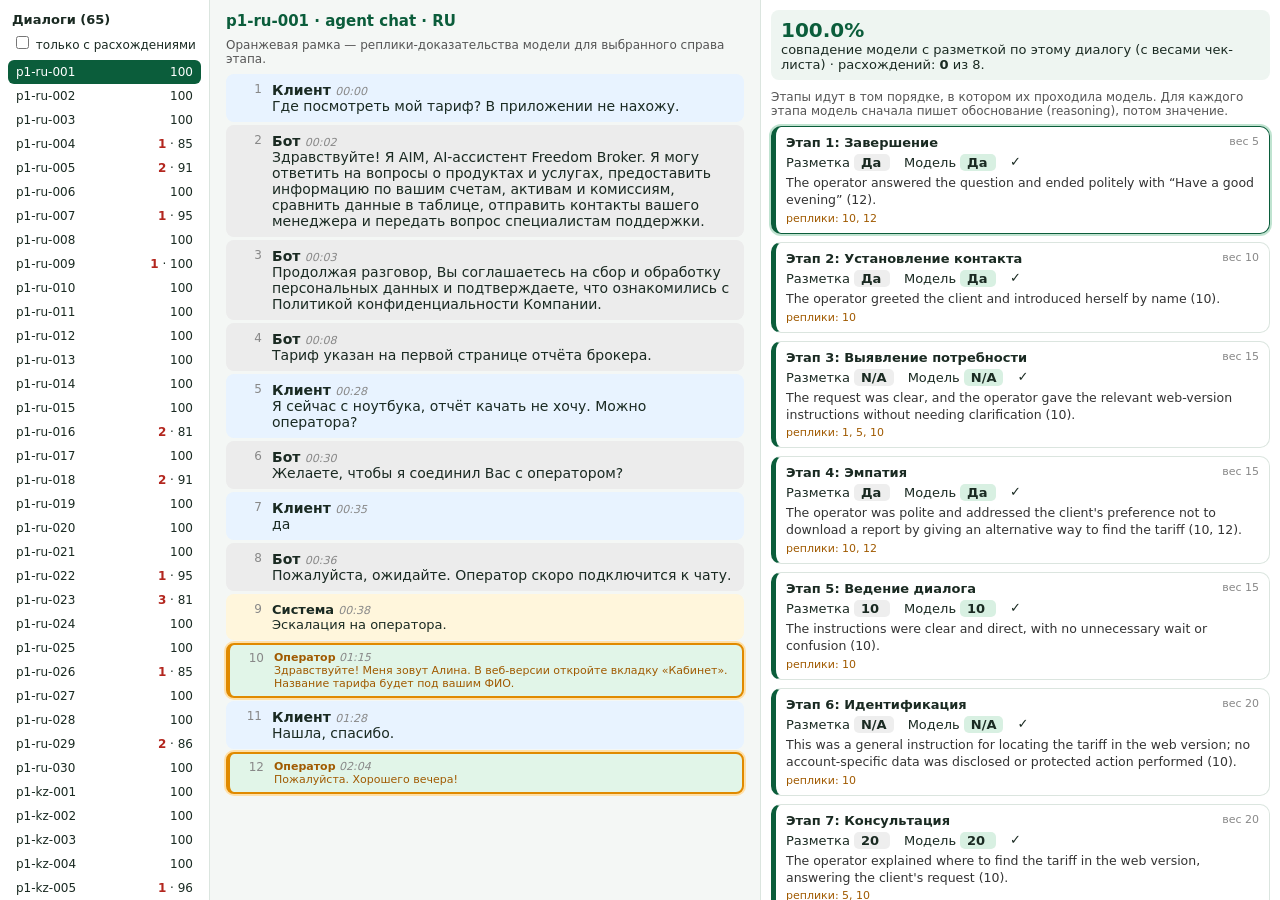
<file: nlp/research/results_viewer.html>
<!doctype html>
<html lang="ru"><head><meta charset="utf-8"><meta name="viewport" content="width=device-width,initial-scale=1">
<title>CQA: результаты модели</title>
<style>
:root{--g:#0b5d3b;--bg:#f4f7f5;--line:#dbe5df;--bad:#b3261e;--ok:#0b5d3b}
*{box-sizing:border-box}body{margin:0;font:14px system-ui;background:var(--bg);color:#1a2a22;height:100vh;display:grid;grid-template-columns:210px 1fr 520px}
#list{overflow:auto;background:#fff;border-right:1px solid var(--line);padding:8px}
#list h3{margin:4px 4px 6px;font-size:13px}#list label{font-size:12px;display:block;margin:0 4px 8px}
.ci{display:flex;justify-content:space-between;padding:5px 8px;border-radius:6px;cursor:pointer;font-size:12px}
.ci:hover{background:#eef5f1}.ci.act{background:var(--g);color:#fff}.ci b{color:var(--bad)}.ci.act b{color:#ffd0cc}
#chat{overflow:auto;padding:12px 16px}#chat h2{margin:0 0 8px;font-size:15px;color:var(--g)}
.t{display:flex;gap:10px;padding:6px 8px;margin:3px 0;border-radius:8px;border:2px solid transparent}
.n{color:#888;min-width:26px;text-align:right;font-size:12px}
.client{background:#e8f3ff}.bot{background:#ececec}.operator{background:#e1f5e8;border-left:4px solid var(--g)}.system{background:#fff6dc;font-size:13px}
.t.ev{border-color:#e08a00;box-shadow:0 0 0 2px #ffe0a8}.t i{color:#888;font-size:11px}
.tr{color:#4a5a52;font-style:italic;margin-top:3px;font-size:13px;border-top:1px dashed #bbb;padding-top:3px}
#side{overflow:auto;background:#fff;border-left:1px solid var(--line);padding:10px}
#sum{background:#eef5f1;border-radius:8px;padding:8px 10px;margin-bottom:10px;font-size:13px}
#sum .big{font-size:20px;font-weight:700;color:var(--g)}
.st{border:1px solid var(--line);border-radius:10px;padding:8px 10px;margin-bottom:8px;cursor:pointer}
.st.act{border-color:var(--g);box-shadow:0 0 0 2px #bfe3d0}.st.mis{border-left:5px solid var(--bad)}.st.mat{border-left:5px solid var(--ok)}
.st h4{margin:0 0 4px;font-size:13px;display:flex;justify-content:space-between;gap:6px}
.st .w{font-weight:400;color:#888;font-size:11px}
.vals{display:flex;gap:14px;font-size:13px;margin-bottom:4px}.vals span b{display:inline-block;min-width:36px;padding:1px 7px;border-radius:5px;background:#eee;margin-left:4px}
.vals .m b{background:#d8f0e2}.vals .m.bad b{background:#ffd9d6}
.rs{font-size:12.5px;color:#333;line-height:1.35}.ev{font-size:11px;color:#a05a00;margin-top:3px}
.help{font-size:12px;color:#555;margin:0 0 8px}
@media(max-width:900px){body{grid-template-columns:1fr;height:auto}}
</style></head><body>
<div id="list"></div><div id="chat"></div><div id="side"></div>
<script>
const D={"recs": [{"conversation_id": "p1-ru-001", "channel": "agent chat", "language": "RU", "transcript": [{"timestamp": "00:00", "speaker": "client", "text": "Где посмотреть мой тариф? В приложении не нахожу."}, {"timestamp": "00:02", "speaker": "bot", "text": "Здравствуйте! Я AIM, AI-ассистент Freedom Broker. Я могу ответить на вопросы о продуктах и услугах, предоставить информацию по вашим счетам, активам и комиссиям, сравнить данные в таблице, отправить контакты вашего менеджера и передать вопрос специалистам поддержки."}, {"timestamp": "00:03", "speaker": "bot", "text": "Продолжая разговор, Вы соглашаетесь на сбор и обработку персональных данных и подтверждаете, что ознакомились с Политикой конфиденциальности Компании."}, {"timestamp": "00:08", "speaker": "bot", "text": "Тариф указан на первой странице отчёта брокера."}, {"timestamp": "00:28", "speaker": "client", "text": "Я сейчас с ноутбука, отчёт качать не хочу. Можно оператора?"}, {"timestamp": "00:30", "speaker": "bot", "text": "Желаете, чтобы я соединил Вас с оператором?"}, {"timestamp": "00:35", "speaker": "client", "text": "да"}, {"timestamp": "00:36", "speaker": "bot", "text": "Пожалуйста, ожидайте. Оператор скоро подключится к чату."}, {"timestamp": "00:38", "speaker": "system", "text": "Эскалация на оператора."}, {"timestamp": "01:15", "speaker": "operator", "text": "Здравствуйте! Меня зовут Алина. В веб-версии откройте вкладку «Кабинет». Название тарифа будет под вашим ФИО."}, {"timestamp": "01:28", "speaker": "client", "text": "Нашла, спасибо."}, {"timestamp": "02:04", "speaker": "operator", "text": "Пожалуйста. Хорошего вечера!"}], "audio_url": null}, {"conversation_id": "p1-ru-002", "channel": "agent chat", "language": "RU", "transcript": [{"timestamp": "00:00", "speaker": "client", "text": "Почему у меня поменялся тариф? Вчера был другой."}, {"timestamp": "00:03", "speaker": "bot", "text": "Здравствуйте! Я AIM, AI-ассистент Freedom Broker. Я могу ответить на вопросы о продуктах и услугах, предоставить информацию по вашим счетам, активам и комиссиям, сравнить данные в таблице, отправить контакты вашего менеджера и передать вопрос специалистам поддержки."}, {"timestamp": "00:03", "speaker": "bot", "text": "Продолжая разговор, Вы соглашаетесь на сбор и обработку персональных данных и подтверждаете, что ознакомились с Политикой конфиденциальности Компании."}, {"timestamp": "00:09", "speaker": "bot", "text": "Посмотреть текущий тариф можно в кабинете или в отчёте брокера."}, {"timestamp": "00:42", "speaker": "client", "text": "Я вижу новый. Мне надо понять причину. Позовите сотрудника, пожалуйста."}, {"timestamp": "00:45", "speaker": "bot", "text": "Желаете, чтобы я соединил Вас с оператором?"}, {"timestamp": "00:53", "speaker": "client", "text": "Да, пожалуйста"}, {"timestamp": "00:54", "speaker": "bot", "text": "Пожалуйста, ожидайте. Оператор скоро подключится к чату."}, {"timestamp": "00:57", "speaker": "system", "text": "Эскалация на оператора."}, {"timestamp": "01:53", "speaker": "operator", "text": "Здравствуйте, я Тимур. Понимаю, что неожиданное изменение тарифа может беспокоить. Где вы сравнивали названия тарифов?"}, {"timestamp": "02:13", "speaker": "client", "text": "В старом отчёте и сейчас на сайте."}, {"timestamp": "02:34", "speaker": "operator", "text": "Отчёт и кабинет могут показывать сведения на разные даты. По этой переписке причину изменения я не вижу. Если нужно проверить именно ваш счёт, понадобится идентификация."}, {"timestamp": "02:46", "speaker": "client", "text": "Давайте пока без неё. Я ещё даты сверю."}, {"timestamp": "03:12", "speaker": "client", "text": "А если даты совпадут, что подготовить для проверки?"}, {"timestamp": "04:02", "speaker": "operator", "text": "Напишите, где и когда вы видели каждое название тарифа. Если проверяем ваш счёт, сначала подтвердим личность."}, {"timestamp": "04:20", "speaker": "client", "text": "В чате надо отправлять сам отчёт?"}, {"timestamp": "04:40", "speaker": "operator", "text": "Для начала достаточно описать, на какой странице и на какую дату вы смотрели. Сам отчёт сюда пока отправлять не нужно."}, {"timestamp": "04:50", "speaker": "client", "text": "Ясно. Тогда сравню ещё раз."}, {"timestamp": "05:17", "speaker": "operator", "text": "Хорошо, начните со сверки дат. Если вопрос останется, напишите нам. До свидания!"}], "audio_url": null}, {"conversation_id": "p1-ru-003", "channel": "agent chat", "language": "RU", "transcript": [{"timestamp": "00:00", "speaker": "client", "text": "Какая комиссия на тарифе инвестор? Интересует покупка акций."}, {"timestamp": "00:04", "speaker": "bot", "text": "Здравствуйте! Я AIM, AI-ассистент Freedom Broker. Я могу ответить на вопросы о продуктах и услугах, предоставить информацию по вашим счетам, активам и комиссиям, сравнить данные в таблице, отправить контакты вашего менеджера и передать вопрос специалистам поддержки."}, {"timestamp": "00:04", "speaker": "bot", "text": "Продолжая разговор, Вы соглашаетесь на сбор и обработку персональных данных и подтверждаете, что ознакомились с Политикой конфиденциальности Компании."}, {"timestamp": "00:11", "speaker": "bot", "text": "Условия тарифа зависят от параметров сделки. Уточните, на какой площадке хотите купить бумаги."}, {"timestamp": "00:57", "speaker": "client", "text": "Международный рынок. И где вообще глянуть свой тариф? Можно оператора?"}, {"timestamp": "01:01", "speaker": "bot", "text": "Желаете, чтобы я соединил Вас с оператором?"}, {"timestamp": "01:12", "speaker": "client", "text": "Да"}, {"timestamp": "01:13", "speaker": "bot", "text": "Пожалуйста, ожидайте. Оператор скоро подключится к чату."}, {"timestamp": "01:14", "speaker": "system", "text": "Эскалация на оператора."}, {"timestamp": "01:31", "speaker": "client", "text": "Именно на покупку, не на вывод."}, {"timestamp": "02:49", "speaker": "operator", "text": "Добрый день! Я Лера из поддержки. Вы через приложение или веб-версию смотрите?"}, {"timestamp": "03:16", "speaker": "client", "text": "Через веб."}, {"timestamp": "03:59", "speaker": "operator", "text": "Откройте «Кабинет», название тарифа под ФИО."}, {"timestamp": "04:32", "speaker": "client", "text": "Да, «Инвестор». А комиссию где искать?"}, {"timestamp": "05:07", "speaker": "operator", "text": "Название тарифа смотрите там же. Хорошего дня!"}], "audio_url": null}, {"conversation_id": "p1-ru-004", "channel": "agent chat", "language": "RU", "transcript": [{"timestamp": "00:00", "speaker": "client", "text": "Как пополнить брокерский счёт переводом через отделение банка?"}, {"timestamp": "00:01", "speaker": "bot", "text": "Здравствуйте! Я AIM, AI-ассистент Freedom Broker. Я могу ответить на вопросы о продуктах и услугах, предоставить информацию по вашим счетам, активам и комиссиям, сравнить данные в таблице, отправить контакты вашего менеджера и передать вопрос специалистам поддержки."}, {"timestamp": "00:02", "speaker": "bot", "text": "Продолжая разговор, Вы соглашаетесь на сбор и обработку персональных данных и подтверждаете, что ознакомились с Политикой конфиденциальности Компании."}, {"timestamp": "00:10", "speaker": "bot", "text": "Реквизиты для перевода можно скачать в приложении Freedom Broker."}, {"timestamp": "00:23", "speaker": "client", "text": "В приложении несколько вариантов пополнения. Соедините с оператором."}, {"timestamp": "00:28", "speaker": "bot", "text": "Желаете, чтобы я соединил Вас с оператором?"}, {"timestamp": "00:42", "speaker": "client", "text": "да"}, {"timestamp": "00:43", "speaker": "bot", "text": "Пожалуйста, ожидайте. Оператор скоро подключится к чату."}, {"timestamp": "00:45", "speaker": "system", "text": "Эскалация на оператора."}, {"timestamp": "02:19", "speaker": "operator", "text": "Здравствуйте, я Артём. Вам нужны реквизиты для пополнения, верно? В приложении откройте «Меню → Пополнить → Перевод по реквизитам»."}, {"timestamp": "02:53", "speaker": "client", "text": "Нужны в евро, там это выбрать можно?"}, {"timestamp": "03:21", "speaker": "operator", "text": "Да, скачайте реквизиты в нужной валюте и передайте их в банке для перевода."}, {"timestamp": "03:39", "speaker": "client", "text": "Нашёл, теперь понятно."}, {"timestamp": "04:21", "speaker": "operator", "text": "Отлично. Хорошего дня!"}], "audio_url": null}, {"conversation_id": "p1-ru-005", "channel": "agent chat", "language": "RU", "transcript": [{"timestamp": "00:00", "speaker": "client", "text": "Хочу пополнить счёт и не понимаю, кто возьмёт комиссию — банк или брокер."}, {"timestamp": "00:02", "speaker": "bot", "text": "Здравствуйте! Я AIM, AI-ассистент Freedom Broker. Я могу ответить на вопросы о продуктах и услугах, предоставить информацию по вашим счетам, активам и комиссиям, сравнить данные в таблице, отправить контакты вашего менеджера и передать вопрос специалистам поддержки."}, {"timestamp": "00:02", "speaker": "bot", "text": "Продолжая разговор, Вы соглашаетесь на сбор и обработку персональных данных и подтверждаете, что ознакомились с Политикой конфиденциальности Компании."}, {"timestamp": "00:11", "speaker": "bot", "text": "Условия зависят от способа пополнения. Каким способом хотите переводить?"}, {"timestamp": "00:37", "speaker": "client", "text": "По реквизитам из отделения. Дайте, пожалуйста, оператора."}, {"timestamp": "00:38", "speaker": "bot", "text": "Желаете, чтобы я соединил Вас с оператором?"}, {"timestamp": "00:55", "speaker": "client", "text": "Да, пожалуйста"}, {"timestamp": "00:56", "speaker": "bot", "text": "Пожалуйста, ожидайте. Оператор скоро подключится к чату."}, {"timestamp": "00:59", "speaker": "system", "text": "Эскалация на оператора."}, {"timestamp": "02:52", "speaker": "operator", "text": "Добрый день, меня зовут Нина. Сумму комиссии без условий вашего банка я назвать не могу."}, {"timestamp": "03:33", "speaker": "client", "text": "Ок, у банка узнаю. А реквизиты где найти?"}, {"timestamp": "04:23", "speaker": "operator", "text": "Там же где перевод, не в отчете, сверху вниз в меню."}, {"timestamp": "05:02", "speaker": "client", "text": "В каком меню? Я уже в приложении."}, {"timestamp": "05:51", "speaker": "operator", "text": "Извините, уточню: «Меню → Пополнить → Перевод по реквизитам». Выберите нужную валюту."}, {"timestamp": "06:28", "speaker": "client", "text": "Теперь вижу."}, {"timestamp": "07:16", "speaker": "operator", "text": "Хорошо. Перед переводом проверьте комиссию в банке. До свидания!"}], "audio_url": null}, {"conversation_id": "p1-ru-006", "channel": "agent chat", "language": "RU", "transcript": [{"timestamp": "00:00", "speaker": "client", "text": "Пополняла со своей карты, а в приложении денег всё ещё нет."}, {"timestamp": "00:03", "speaker": "bot", "text": "Здравствуйте! Я AIM, AI-ассистент Freedom Broker. Я могу ответить на вопросы о продуктах и услугах, предоставить информацию по вашим счетам, активам и комиссиям, сравнить данные в таблице, отправить контакты вашего менеджера и передать вопрос специалистам поддержки."}, {"timestamp": "00:03", "speaker": "bot", "text": "Продолжая разговор, Вы соглашаетесь на сбор и обработку персональных данных и подтверждаете, что ознакомились с Политикой конфиденциальности Компании."}, {"timestamp": "00:13", "speaker": "bot", "text": "Уточните, пожалуйста, вам нужна инструкция по пополнению или проверка уже отправленного платежа?"}, {"timestamp": "00:52", "speaker": "client", "text": "Уже отправила. Хочу, чтобы человек проверил, подключите."}, {"timestamp": "00:54", "speaker": "bot", "text": "Желаете, чтобы я соединил Вас с оператором?"}, {"timestamp": "01:14", "speaker": "client", "text": "Да"}, {"timestamp": "01:15", "speaker": "bot", "text": "Пожалуйста, ожидайте. Оператор скоро подключится к чату."}, {"timestamp": "01:16", "speaker": "system", "text": "Эскалация на оператора."}, {"timestamp": "03:28", "speaker": "operator", "text": "Здравствуйте, меня зовут Роман. Понимаю, что вы переживаете из-за платежа. Сначала нужно подтвердить личность, чтобы проверить счёт."}, {"timestamp": "03:40", "speaker": "client", "text": "Готова пройти проверку."}, {"timestamp": "03:58", "speaker": "system", "text": "Личность клиента подтверждена."}, {"timestamp": "04:25", "speaker": "operator", "text": "Спасибо. Я передал вопрос по зачислению специалистам. Укажите, пожалуйста, в какой валюте был перевод, чтобы я добавил это к обращению."}, {"timestamp": "04:55", "speaker": "client", "text": "В тенге."}, {"timestamp": "05:43", "speaker": "operator", "text": "Добавил. Когда по платежу будет ответ, мы сообщим вам в этом чате. Спасибо, что подождали. До свидания!"}], "audio_url": null}, {"conversation_id": "p1-ru-007", "channel": "agent chat", "language": "RU", "transcript": [{"timestamp": "00:00", "speaker": "client", "text": "Не могу вывести деньги, просит обновить анкетные данные."}, {"timestamp": "00:04", "speaker": "bot", "text": "Здравствуйте! Я AIM, AI-ассистент Freedom Broker. Я могу ответить на вопросы о продуктах и услугах, предоставить информацию по вашим счетам, активам и комиссиям, сравнить данные в таблице, отправить контакты вашего менеджера и передать вопрос специалистам поддержки."}, {"timestamp": "00:05", "speaker": "bot", "text": "Продолжая разговор, Вы соглашаетесь на сбор и обработку персональных данных и подтверждаете, что ознакомились с Политикой конфиденциальности Компании."}, {"timestamp": "00:16", "speaker": "bot", "text": "При таком уведомлении нужно подать поручение «Изменение сведений»."}, {"timestamp": "01:08", "speaker": "client", "text": "Где оно в приложении и когда можно опять пробовать вывод? Подключите оператора."}, {"timestamp": "01:11", "speaker": "bot", "text": "Желаете, чтобы я соединил Вас с оператором?"}, {"timestamp": "01:14", "speaker": "client", "text": "да"}, {"timestamp": "01:15", "speaker": "bot", "text": "Пожалуйста, ожидайте. Оператор скоро подключится к чату."}, {"timestamp": "01:17", "speaker": "system", "text": "Эскалация на оператора."}, {"timestamp": "01:38", "speaker": "client", "text": "Я на телефоне, если что."}, {"timestamp": "03:02", "speaker": "operator", "text": "Здравствуйте, я Дамир. В приложении откройте «Меню → Поручения → Персональные данные → Изменение сведений»."}, {"timestamp": "03:21", "speaker": "client", "text": "Нашёл. После отправки сразу заново подавать на вывод?"}, {"timestamp": "03:41", "speaker": "operator", "text": "Путь к обновлению я указал. Хорошего дня!"}], "audio_url": null}, {"conversation_id": "p1-ru-008", "channel": "agent chat", "language": "RU", "transcript": [{"timestamp": "00:00", "speaker": "client", "text": "Я вчера отправил изменение сведений. Можно уже подавать вывод?"}, {"timestamp": "00:01", "speaker": "bot", "text": "Здравствуйте! Я AIM, AI-ассистент Freedom Broker. Я могу ответить на вопросы о продуктах и услугах, предоставить информацию по вашим счетам, активам и комиссиям, сравнить данные в таблице, отправить контакты вашего менеджера и передать вопрос специалистам поддержки."}, {"timestamp": "00:01", "speaker": "bot", "text": "Продолжая разговор, Вы соглашаетесь на сбор и обработку персональных данных и подтверждаете, что ознакомились с Политикой конфиденциальности Компании."}, {"timestamp": "00:13", "speaker": "bot", "text": "Повторно подать поручение на вывод можно после исполнения поручения и обновления данных."}, {"timestamp": "00:32", "speaker": "client", "text": "Оно всё ещё в обработке, можно с оператором поговорить?"}, {"timestamp": "00:36", "speaker": "bot", "text": "Желаете, чтобы я соединил Вас с оператором?"}, {"timestamp": "00:42", "speaker": "client", "text": "Да, пожалуйста"}, {"timestamp": "00:43", "speaker": "bot", "text": "Пожалуйста, ожидайте. Оператор скоро подключится к чату."}, {"timestamp": "00:46", "speaker": "system", "text": "Эскалация на оператора."}, {"timestamp": "01:24", "speaker": "operator", "text": "Добрый день! Меня зовут Вера. Если поручение ещё в обработке, дождитесь его исполнения и обновления данных."}, {"timestamp": "01:50", "speaker": "client", "text": "То есть сейчас вторую заявку на вывод не нужно делать?"}, {"timestamp": "02:32", "speaker": "operator", "text": "Да, сначала дождитесь обновления, затем повторите вывод."}, {"timestamp": "03:02", "speaker": "client", "text": "Понял, спасибо."}, {"timestamp": "03:35", "speaker": "operator", "text": "Пожалуйста. До свидания!"}], "audio_url": null}, {"conversation_id": "p1-ru-009", "channel": "agent chat", "language": "RU", "transcript": [{"timestamp": "00:00", "speaker": "client", "text": "Вчера вывод работал, сегодня нет. Посмотрите, что с моим счётом?"}, {"timestamp": "00:02", "speaker": "bot", "text": "Здравствуйте! Я AIM, AI-ассистент Freedom Broker. Я могу ответить на вопросы о продуктах и услугах, предоставить информацию по вашим счетам, активам и комиссиям, сравнить данные в таблице, отправить контакты вашего менеджера и передать вопрос специалистам поддержки."}, {"timestamp": "00:02", "speaker": "bot", "text": "Продолжая разговор, Вы соглашаетесь на сбор и обработку персональных данных и подтверждаете, что ознакомились с Политикой конфиденциальности Компании."}, {"timestamp": "00:06", "speaker": "bot", "text": "Для проверки индивидуальной ситуации потребуется оператор."}, {"timestamp": "00:38", "speaker": "client", "text": "Переключите меня на оператора."}, {"timestamp": "00:43", "speaker": "bot", "text": "Желаете, чтобы я соединил Вас с оператором?"}, {"timestamp": "00:52", "speaker": "client", "text": "Да"}, {"timestamp": "00:53", "speaker": "bot", "text": "Пожалуйста, ожидайте. Оператор скоро подключится к чату."}, {"timestamp": "00:54", "speaker": "system", "text": "Эскалация на оператора."}, {"timestamp": "01:51", "speaker": "operator", "text": "Здравствуйте, я Руслан. Какое сообщение вы видите в приложении?"}, {"timestamp": "02:24", "speaker": "client", "text": "Никакого, кнопка не нажимается. Можно проверить сам счёт?"}, {"timestamp": "02:51", "speaker": "operator", "text": "Я посмотрел: на вашем счёте есть ограничение на вывод."}, {"timestamp": "03:06", "speaker": "client", "text": "Подождите, я ещё не подтверждал, что это мой счёт."}, {"timestamp": "03:46", "speaker": "operator", "text": "Подтверждение пока не нужно. Напишите, если приложение опять зависнет."}, {"timestamp": "04:19", "speaker": "client", "text": "Я спрашиваю, почему вывод ограничен."}, {"timestamp": "04:35", "speaker": "operator", "text": "Передам вопрос на проверку. До свидания."}], "audio_url": null}, {"conversation_id": "p1-ru-010", "channel": "agent chat", "language": "RU", "transcript": [{"timestamp": "00:00", "speaker": "client", "text": "В портфеле не вижу бумагу, которую раньше там видел. Сделок не делал."}, {"timestamp": "00:03", "speaker": "bot", "text": "Здравствуйте! Я AIM, AI-ассистент Freedom Broker. Я могу ответить на вопросы о продуктах и услугах, предоставить информацию по вашим счетам, активам и комиссиям, сравнить данные в таблице, отправить контакты вашего менеджера и передать вопрос специалистам поддержки."}, {"timestamp": "00:04", "speaker": "bot", "text": "Продолжая разговор, Вы соглашаетесь на сбор и обработку персональных данных и подтверждаете, что ознакомились с Политикой конфиденциальности Компании."}, {"timestamp": "00:09", "speaker": "bot", "text": "Если вопрос о конкретной позиции на вашем счёте, её нужно проверить отдельно."}, {"timestamp": "00:54", "speaker": "client", "text": "Да, нужно именно проверить. Соедините с оператором."}, {"timestamp": "00:55", "speaker": "bot", "text": "Желаете, чтобы я соединил Вас с оператором?"}, {"timestamp": "01:07", "speaker": "client", "text": "да"}, {"timestamp": "01:08", "speaker": "bot", "text": "Пожалуйста, ожидайте. Оператор скоро подключится к чату."}, {"timestamp": "01:10", "speaker": "system", "text": "Эскалация на оператора."}, {"timestamp": "01:25", "speaker": "client", "text": "И пропала только одна строка, остальные вижу."}, {"timestamp": "02:38", "speaker": "operator", "text": "Здравствуйте, я Соня. Понимаю, что пропавшая строка в портфеле беспокоит. Уточните, вы смотрите в приложении или в веб-версии?"}, {"timestamp": "03:18", "speaker": "client", "text": "В приложении. На другом экране тоже не вижу."}, {"timestamp": "04:07", "speaker": "operator", "text": "Чтобы проверить конкретную позицию, начнём с идентификации."}, {"timestamp": "04:43", "speaker": "client", "text": "Готов."}, {"timestamp": "05:11", "speaker": "system", "text": "Личность клиента подтверждена."}, {"timestamp": "05:57", "speaker": "operator", "text": "Спасибо. Я передам специалистам вопрос об отображении позиции. Напишите название бумаги, чтобы они проверяли нужную строку."}, {"timestamp": "06:27", "speaker": "client", "text": "Это облигация, название сейчас поищу."}, {"timestamp": "06:55", "speaker": "client", "text": "Нашёл название. В поиске бумага есть, а в портфеле её всё равно нет."}, {"timestamp": "07:38", "speaker": "operator", "text": "Понял. Наличие бумаги в поиске и отображение вашей позиции — разные вещи. Передам на проверку именно позицию."}, {"timestamp": "08:02", "speaker": "client", "text": "Хорошо. И ещё я не знаю, где скачать отчёт по счёту."}, {"timestamp": "08:43", "speaker": "operator", "text": "В приложении откройте «Меню → Отчёты и документы → Отчёт брокера» и выберите нужный период."}, {"timestamp": "09:03", "speaker": "client", "text": "Я могу скачать отчёт, пока вы проверяете отображение?"}, {"timestamp": "09:42", "speaker": "operator", "text": "Да, это отдельные действия. Можете скачать его сейчас."}, {"timestamp": "09:58", "speaker": "client", "text": "Скачал, спасибо."}, {"timestamp": "10:50", "speaker": "client", "text": "Ещё уточню: в отчёте я выбрал только сегодняшний день. Для сверки лучше взять период, когда бумага ещё отображалась?"}, {"timestamp": "11:22", "speaker": "operator", "text": "Да, выберите период, который хотите сверить, и скачайте отчёт за него."}, {"timestamp": "11:39", "speaker": "client", "text": "Я вижу два файла, один за сегодня, другой за неделю."}, {"timestamp": "12:13", "speaker": "operator", "text": "Для проверки начните с недельного, если в этот период вы ещё видели позицию. Сам файл в чат сейчас отправлять не нужно."}, {"timestamp": "12:32", "speaker": "client", "text": "Хорошо. А если бумага появится снова?"}, {"timestamp": "13:08", "speaker": "operator", "text": "Сообщите в этом чате, что строка снова появилась. Я добавлю это к вопросу о её отображении."}, {"timestamp": "13:29", "speaker": "client", "text": "Понял, так и сделаю."}, {"timestamp": "14:07", "speaker": "operator", "text": "Спасибо. Вопрос о позиции передан. Хорошего вечера!"}], "audio_url": null}, {"conversation_id": "p1-ru-011", "channel": "agent chat", "language": "RU", "transcript": [{"timestamp": "00:00", "speaker": "client", "text": "Мне нужен отчёт для налоговой по брокерскому счёту."}, {"timestamp": "00:04", "speaker": "bot", "text": "Здравствуйте! Я AIM, AI-ассистент Freedom Broker. Я могу ответить на вопросы о продуктах и услугах, предоставить информацию по вашим счетам, активам и комиссиям, сравнить данные в таблице, отправить контакты вашего менеджера и передать вопрос специалистам поддержки."}, {"timestamp": "00:04", "speaker": "bot", "text": "Продолжая разговор, Вы соглашаетесь на сбор и обработку персональных данных и подтверждаете, что ознакомились с Политикой конфиденциальности Компании."}, {"timestamp": "00:10", "speaker": "bot", "text": "Вы имеете в виду отчёт брокера или конкретную налоговую форму?"}, {"timestamp": "00:22", "speaker": "client", "text": "Отчёт брокера за прошлый год. Можно оператора? С телефона не нахожу."}, {"timestamp": "00:24", "speaker": "bot", "text": "Желаете, чтобы я соединил Вас с оператором?"}, {"timestamp": "00:39", "speaker": "client", "text": "Да, пожалуйста"}, {"timestamp": "00:40", "speaker": "bot", "text": "Пожалуйста, ожидайте. Оператор скоро подключится к чату."}, {"timestamp": "00:43", "speaker": "system", "text": "Эскалация на оператора."}, {"timestamp": "02:18", "speaker": "operator", "text": "Здравствуйте! Я Лиза. В приложении откройте «Меню → Отчёты и документы → Отчёт брокера», выберите нужный период и скачайте документ."}, {"timestamp": "02:29", "speaker": "client", "text": "Мне даты за весь год указать?"}, {"timestamp": "03:03", "speaker": "operator", "text": "Да, если нужен отчёт за весь год, выберите этот период."}, {"timestamp": "03:24", "speaker": "client", "text": "Скачалось. Спасибо."}, {"timestamp": "03:41", "speaker": "operator", "text": "Пожалуйста. Хорошего дня!"}], "audio_url": null}, {"conversation_id": "p1-ru-012", "channel": "agent chat", "language": "RU", "transcript": [{"timestamp": "00:00", "speaker": "client", "text": "На каком языке дают 1042-S? Мне сказали, что у брокера есть эта форма."}, {"timestamp": "00:01", "speaker": "bot", "text": "Здравствуйте! Я AIM, AI-ассистент Freedom Broker. Я могу ответить на вопросы о продуктах и услугах, предоставить информацию по вашим счетам, активам и комиссиям, сравнить данные в таблице, отправить контакты вашего менеджера и передать вопрос специалистам поддержки."}, {"timestamp": "00:01", "speaker": "bot", "text": "Продолжая разговор, Вы соглашаетесь на сбор и обработку персональных данных и подтверждаете, что ознакомились с Политикой конфиденциальности Компании."}, {"timestamp": "00:08", "speaker": "bot", "text": "Форма 1042-S предоставляется на английском языке."}, {"timestamp": "00:33", "speaker": "client", "text": "А на русском есть именно эта форма? Можно оператора?"}, {"timestamp": "00:36", "speaker": "bot", "text": "Желаете, чтобы я соединил Вас с оператором?"}, {"timestamp": "00:54", "speaker": "client", "text": "Да"}, {"timestamp": "00:55", "speaker": "bot", "text": "Пожалуйста, ожидайте. Оператор скоро подключится к чату."}, {"timestamp": "00:56", "speaker": "system", "text": "Эскалация на оператора."}, {"timestamp": "02:50", "speaker": "operator", "text": "Здравствуйте. Я Илья. Форма 1042-S предоставляется на английском языке."}, {"timestamp": "03:08", "speaker": "client", "text": "Ок, это всё что хотел узнать."}, {"timestamp": "03:26", "speaker": "system", "text": "Соединение с клиентом прервано."}], "audio_url": null}, {"conversation_id": "p1-ru-013", "channel": "agent chat", "language": "RU", "transcript": [{"timestamp": "00:00", "speaker": "client", "text": "Где отчётность вашей компании посмотреть? Мне не выписка по счёту нужна."}, {"timestamp": "00:02", "speaker": "bot", "text": "Здравствуйте! Я AIM, AI-ассистент Freedom Broker. Я могу ответить на вопросы о продуктах и услугах, предоставить информацию по вашим счетам, активам и комиссиям, сравнить данные в таблице, отправить контакты вашего менеджера и передать вопрос специалистам поддержки."}, {"timestamp": "00:03", "speaker": "bot", "text": "Продолжая разговор, Вы соглашаетесь на сбор и обработку персональных данных и подтверждаете, что ознакомились с Политикой конфиденциальности Компании."}, {"timestamp": "00:11", "speaker": "bot", "text": "Финансовая отчётность Freedom Holding Corp. есть на официальном сайте компании."}, {"timestamp": "00:49", "speaker": "client", "text": "Я на сайте, там много разделов. Можете подключить оператора?"}, {"timestamp": "00:53", "speaker": "bot", "text": "Желаете, чтобы я соединил Вас с оператором?"}, {"timestamp": "01:14", "speaker": "client", "text": "да"}, {"timestamp": "01:15", "speaker": "bot", "text": "Пожалуйста, ожидайте. Оператор скоро подключится к чату."}, {"timestamp": "01:17", "speaker": "system", "text": "Эскалация на оператора."}, {"timestamp": "03:30", "speaker": "operator", "text": "Здравствуйте! Я Кира. На сайте Freedom Holding Corp. откройте Investors, затем Financial Information."}, {"timestamp": "03:55", "speaker": "client", "text": "А, я в новостях искал. Спасибо."}, {"timestamp": "04:36", "speaker": "operator", "text": "Да, нужный раздел в меню для инвесторов. Хорошего дня!"}], "audio_url": null}, {"conversation_id": "p1-ru-014", "channel": "agent chat", "language": "RU", "transcript": [{"timestamp": "00:00", "speaker": "client", "text": "Где личный кабинет? На сайте компании в меню не вижу входа."}, {"timestamp": "00:03", "speaker": "bot", "text": "Здравствуйте! Я AIM, AI-ассистент Freedom Broker. Я могу ответить на вопросы о продуктах и услугах, предоставить информацию по вашим счетам, активам и комиссиям, сравнить данные в таблице, отправить контакты вашего менеджера и передать вопрос специалистам поддержки."}, {"timestamp": "00:03", "speaker": "bot", "text": "Продолжая разговор, Вы соглашаетесь на сбор и обработку персональных данных и подтверждаете, что ознакомились с Политикой конфиденциальности Компании."}, {"timestamp": "00:12", "speaker": "bot", "text": "Уточните, на каком сайте вы ищете вход?"}, {"timestamp": "01:03", "speaker": "client", "text": "На сайте Freedom Finance Global. Дайте оператора, я запутался."}, {"timestamp": "01:08", "speaker": "bot", "text": "Желаете, чтобы я соединил Вас с оператором?"}, {"timestamp": "01:12", "speaker": "client", "text": "Да, пожалуйста"}, {"timestamp": "01:13", "speaker": "bot", "text": "Пожалуйста, ожидайте. Оператор скоро подключится к чату."}, {"timestamp": "01:16", "speaker": "system", "text": "Эскалация на оператора."}, {"timestamp": "01:36", "speaker": "operator", "text": "Привет, где именно ищете?"}, {"timestamp": "02:08", "speaker": "client", "text": "Я уже писал, на сайте компании, не в приложении."}, {"timestamp": "02:34", "speaker": "operator", "text": "Понял. Это информационный сайт. Для доступа к счёту откройте tradernet.global или мобильное приложение Freedom Broker."}, {"timestamp": "02:46", "speaker": "client", "text": "Зашёл. Спасибо."}, {"timestamp": "03:24", "speaker": "operator", "text": "Хорошего дня."}], "audio_url": null}, {"conversation_id": "p1-ru-015", "channel": "agent chat", "language": "RU", "transcript": [{"timestamp": "00:00", "speaker": "client", "text": "Регистрирую новый счёт. Пишет, что логин занят, хотя старый счёт закрыт."}, {"timestamp": "00:04", "speaker": "bot", "text": "Здравствуйте! Я AIM, AI-ассистент Freedom Broker. Я могу ответить на вопросы о продуктах и услугах, предоставить информацию по вашим счетам, активам и комиссиям, сравнить данные в таблице, отправить контакты вашего менеджера и передать вопрос специалистам поддержки."}, {"timestamp": "00:04", "speaker": "bot", "text": "Продолжая разговор, Вы соглашаетесь на сбор и обработку персональных данных и подтверждаете, что ознакомились с Политикой конфиденциальности Компании."}, {"timestamp": "00:14", "speaker": "bot", "text": "Для регистрации попробуйте использовать другой логин."}, {"timestamp": "00:32", "speaker": "client", "text": "Мне надо понять, это точно из-за старого счёта. Соедините с оператором."}, {"timestamp": "00:33", "speaker": "bot", "text": "Желаете, чтобы я соединил Вас с оператором?"}, {"timestamp": "00:40", "speaker": "client", "text": "Да"}, {"timestamp": "00:41", "speaker": "bot", "text": "Пожалуйста, ожидайте. Оператор скоро подключится к чату."}, {"timestamp": "00:42", "speaker": "system", "text": "Эскалация на оператора."}, {"timestamp": "01:21", "speaker": "operator", "text": "Здравствуйте, меня зовут Дина. Да, использованный ранее логин остаётся в системе и после закрытия счёта. Для новой регистрации используйте другой."}, {"timestamp": "02:00", "speaker": "client", "text": "То есть ждать, пока освободится, не надо?"}, {"timestamp": "02:48", "speaker": "operator", "text": "Для регистрации сейчас выберите другой логин. Спасибо за обращение, до свидания!"}], "audio_url": null}, {"conversation_id": "p1-ru-016", "channel": "agent chat", "language": "RU", "transcript": [{"timestamp": "00:00", "speaker": "client", "text": "Не пускает, что делать?"}, {"timestamp": "00:01", "speaker": "bot", "text": "Здравствуйте! Я AIM, AI-ассистент Freedom Broker. Я могу ответить на вопросы о продуктах и услугах, предоставить информацию по вашим счетам, активам и комиссиям, сравнить данные в таблице, отправить контакты вашего менеджера и передать вопрос специалистам поддержки."}, {"timestamp": "00:02", "speaker": "bot", "text": "Продолжая разговор, Вы соглашаетесь на сбор и обработку персональных данных и подтверждаете, что ознакомились с Политикой конфиденциальности Компании."}, {"timestamp": "00:13", "speaker": "bot", "text": "Уточните, где вы пытаетесь войти и что написано на экране."}, {"timestamp": "00:44", "speaker": "client", "text": "Подключите человека, пожалуйста."}, {"timestamp": "00:46", "speaker": "bot", "text": "Желаете, чтобы я соединил Вас с оператором?"}, {"timestamp": "00:56", "speaker": "client", "text": "да"}, {"timestamp": "00:57", "speaker": "bot", "text": "Пожалуйста, ожидайте. Оператор скоро подключится к чату."}, {"timestamp": "00:59", "speaker": "system", "text": "Эскалация на оператора."}, {"timestamp": "01:57", "speaker": "operator", "text": "Здравствуйте, меня зовут Антон. Переустановите приложение."}, {"timestamp": "02:07", "speaker": "client", "text": "Какое приложение? Я на компьютере вообще."}, {"timestamp": "02:40", "speaker": "operator", "text": "Ну, тогда сайт."}, {"timestamp": "02:58", "speaker": "client", "text": "Я открываю сайт Freedom Finance Global, там кнопки входа нет."}, {"timestamp": "03:13", "speaker": "operator", "text": "На этом сайте входа нет, он информационный. Веб-кабинет доступен через tradernet.global."}, {"timestamp": "03:39", "speaker": "client", "text": "Вот это я и хотел узнать."}, {"timestamp": "04:13", "speaker": "operator", "text": "Пожалуйста, до свидания."}], "audio_url": null}, {"conversation_id": "p1-ru-017", "channel": "agent chat", "language": "RU", "transcript": [{"timestamp": "00:00", "speaker": "client", "text": "Хочу купить облигацию, но не понимаю, куда нажимать в приложении."}, {"timestamp": "00:02", "speaker": "bot", "text": "Здравствуйте! Я AIM, AI-ассистент Freedom Broker. Я могу ответить на вопросы о продуктах и услугах, предоставить информацию по вашим счетам, активам и комиссиям, сравнить данные в таблице, отправить контакты вашего менеджера и передать вопрос специалистам поддержки."}, {"timestamp": "00:02", "speaker": "bot", "text": "Продолжая разговор, Вы соглашаетесь на сбор и обработку персональных данных и подтверждаете, что ознакомились с Политикой конфиденциальности Компании."}, {"timestamp": "00:14", "speaker": "bot", "text": "Начните с раздела «Котировки». Бумагу можно найти по названию или тикеру."}, {"timestamp": "00:58", "speaker": "client", "text": "В поиске вижу несколько похожих. Подключите оператора."}, {"timestamp": "01:01", "speaker": "bot", "text": "Желаете, чтобы я соединил Вас с оператором?"}, {"timestamp": "01:14", "speaker": "client", "text": "Да, пожалуйста"}, {"timestamp": "01:15", "speaker": "bot", "text": "Пожалуйста, ожидайте. Оператор скоро подключится к чату."}, {"timestamp": "01:18", "speaker": "system", "text": "Эскалация на оператора."}, {"timestamp": "01:40", "speaker": "client", "text": "Название могу перепутать, тикер сейчас найду."}, {"timestamp": "02:48", "speaker": "operator", "text": "Здравствуйте! Я Олег. Вы знаете точный тикер нужной бумаги или видите только название?"}, {"timestamp": "03:05", "speaker": "client", "text": "Тикер есть, просто я вводил название."}, {"timestamp": "03:23", "speaker": "operator", "text": "Попробуйте ввести точный тикер. Откройте найденную бумагу и проверьте её перед заполнением параметров приказа на покупку."}, {"timestamp": "04:02", "speaker": "client", "text": "Нашёл одну нужную, спасибо."}, {"timestamp": "04:24", "speaker": "operator", "text": "Рад помочь. Хорошего дня!"}], "audio_url": null}, {"conversation_id": "p1-ru-018", "channel": "agent chat", "language": "RU", "transcript": [{"timestamp": "00:00", "speaker": "client", "text": "Пытаюсь купить облигацию, приказы отклоняются. Где посмотреть причину?"}, {"timestamp": "00:03", "speaker": "bot", "text": "Здравствуйте! Я AIM, AI-ассистент Freedom Broker. Я могу ответить на вопросы о продуктах и услугах, предоставить информацию по вашим счетам, активам и комиссиям, сравнить данные в таблице, отправить контакты вашего менеджера и передать вопрос специалистам поддержки."}, {"timestamp": "00:03", "speaker": "bot", "text": "Продолжая разговор, Вы соглашаетесь на сбор и обработку персональных данных и подтверждаете, что ознакомились с Политикой конфиденциальности Компании."}, {"timestamp": "00:07", "speaker": "bot", "text": "Для конкретного приказа важно увидеть точный текст ошибки."}, {"timestamp": "00:18", "speaker": "client", "text": "В уведомлении просто «отклонён». Подключите специалиста."}, {"timestamp": "00:22", "speaker": "bot", "text": "Желаете, чтобы я соединил Вас с оператором?"}, {"timestamp": "00:38", "speaker": "client", "text": "Да"}, {"timestamp": "00:39", "speaker": "bot", "text": "Пожалуйста, ожидайте. Оператор скоро подключится к чату."}, {"timestamp": "00:40", "speaker": "system", "text": "Эскалация на оператора."}, {"timestamp": "02:16", "speaker": "operator", "text": "Здравствуйте, меня зовут Саша. Сейчас точно биржа отменяет ваш приказ, ничего не сделать."}, {"timestamp": "02:40", "speaker": "client", "text": "Почему точно? Я даже бумагу вам не назвал."}, {"timestamp": "03:20", "speaker": "operator", "text": "Тогда не знаю."}, {"timestamp": "03:43", "speaker": "system", "text": "Оператор закрыл чат."}], "audio_url": null}, {"conversation_id": "p1-ru-019", "channel": "agent chat", "language": "RU", "transcript": [{"timestamp": "00:00", "speaker": "client", "text": "В приложении вбиваю название компании, там куча похожих бумаг."}, {"timestamp": "00:04", "speaker": "bot", "text": "Здравствуйте! Я AIM, AI-ассистент Freedom Broker. Я могу ответить на вопросы о продуктах и услугах, предоставить информацию по вашим счетам, активам и комиссиям, сравнить данные в таблице, отправить контакты вашего менеджера и передать вопрос специалистам поддержки."}, {"timestamp": "00:05", "speaker": "bot", "text": "Продолжая разговор, Вы соглашаетесь на сбор и обработку персональных данных и подтверждаете, что ознакомились с Политикой конфиденциальности Компании."}, {"timestamp": "00:10", "speaker": "bot", "text": "Если известен тикер, введите его в «Котировках»."}, {"timestamp": "00:34", "speaker": "client", "text": "Не уверен, что искать в поле. Позовите оператора."}, {"timestamp": "00:39", "speaker": "bot", "text": "Желаете, чтобы я соединил Вас с оператором?"}, {"timestamp": "00:58", "speaker": "client", "text": "да"}, {"timestamp": "00:59", "speaker": "bot", "text": "Пожалуйста, ожидайте. Оператор скоро подключится к чату."}, {"timestamp": "01:01", "speaker": "system", "text": "Эскалация на оператора."}, {"timestamp": "02:56", "speaker": "operator", "text": "Здравствуйте, я Мария. У вас есть тикер нужной бумаги?"}, {"timestamp": "03:27", "speaker": "client", "text": "Есть, он из четырёх букв."}, {"timestamp": "03:52", "speaker": "operator", "text": "Введите эти буквы в поиск в «Котировках». Перед выставлением приказа сверьте карточку бумаги с тем, что хотите купить."}, {"timestamp": "04:01", "speaker": "client", "text": "Спасибо, нашёл."}, {"timestamp": "04:37", "speaker": "operator", "text": "Пожалуйста. До свидания!"}], "audio_url": null}, {"conversation_id": "p1-ru-020", "channel": "agent chat", "language": "RU", "transcript": [{"timestamp": "00:00", "speaker": "client", "text": "В окне покупки вижу галочку «Использовать маржу». Как убрать?"}, {"timestamp": "00:01", "speaker": "bot", "text": "Здравствуйте! Я AIM, AI-ассистент Freedom Broker. Я могу ответить на вопросы о продуктах и услугах, предоставить информацию по вашим счетам, активам и комиссиям, сравнить данные в таблице, отправить контакты вашего менеджера и передать вопрос специалистам поддержки."}, {"timestamp": "00:01", "speaker": "bot", "text": "Продолжая разговор, Вы соглашаетесь на сбор и обработку персональных данных и подтверждаете, что ознакомились с Политикой конфиденциальности Компании."}, {"timestamp": "00:07", "speaker": "bot", "text": "При выставлении приказа её можно отключить в настройках приказа."}, {"timestamp": "00:44", "speaker": "client", "text": "Я пока ничего не отправлял. Хочу убедиться, подключите оператора."}, {"timestamp": "00:45", "speaker": "bot", "text": "Желаете, чтобы я соединил Вас с оператором?"}, {"timestamp": "00:47", "speaker": "client", "text": "Да, пожалуйста"}, {"timestamp": "00:48", "speaker": "bot", "text": "Пожалуйста, ожидайте. Оператор скоро подключится к чату."}, {"timestamp": "00:51", "speaker": "system", "text": "Эскалация на оператора."}, {"timestamp": "03:05", "speaker": "operator", "text": "Здравствуйте, я Егор. Пока приказ не отправлен, откройте «Настройки приказа» и снимите галочку «Использовать маржу»."}, {"timestamp": "03:43", "speaker": "client", "text": "Убрал. А это не закрывает то, что уже было куплено?"}, {"timestamp": "04:30", "speaker": "operator", "text": "Эта настройка относится к приказу, который вы сейчас заполняете. Вопрос об уже открытой позиции нужно рассматривать отдельно."}, {"timestamp": "05:00", "speaker": "client", "text": "Ок, спасибо."}, {"timestamp": "05:43", "speaker": "operator", "text": "Пожалуйста. Хорошего дня!"}], "audio_url": null}, {"conversation_id": "p1-ru-021", "channel": "agent chat", "language": "RU", "transcript": [{"timestamp": "00:00", "speaker": "client", "text": "Насдак и Нью-Йоркская биржа — это одно и то же?"}, {"timestamp": "00:02", "speaker": "bot", "text": "Здравствуйте! Я AIM, AI-ассистент Freedom Broker. Я могу ответить на вопросы о продуктах и услугах, предоставить информацию по вашим счетам, активам и комиссиям, сравнить данные в таблице, отправить контакты вашего менеджера и передать вопрос специалистам поддержки."}, {"timestamp": "00:02", "speaker": "bot", "text": "Продолжая разговор, Вы соглашаетесь на сбор и обработку персональных данных и подтверждаете, что ознакомились с Политикой конфиденциальности Компании."}, {"timestamp": "00:09", "speaker": "bot", "text": "Это разные биржи."}, {"timestamp": "00:59", "speaker": "client", "text": "А чем отличаются? Позовите оператора, хочу понять простыми словами."}, {"timestamp": "01:01", "speaker": "bot", "text": "Желаете, чтобы я соединил Вас с оператором?"}, {"timestamp": "01:06", "speaker": "client", "text": "Да"}, {"timestamp": "01:07", "speaker": "bot", "text": "Пожалуйста, ожидайте. Оператор скоро подключится к чату."}, {"timestamp": "01:08", "speaker": "system", "text": "Эскалация на оператора."}, {"timestamp": "01:29", "speaker": "operator", "text": "Здравствуйте! Меня зовут Олеся. Это две разные биржи. Nasdaq чаще ассоциируют с технологическими компаниями, а на NYSE исторически больше компаний из самых разных отраслей."}, {"timestamp": "01:38", "speaker": "client", "text": "Понял, спасибо."}, {"timestamp": "02:10", "speaker": "operator", "text": "Рада помочь. До свидания!"}], "audio_url": null}, {"conversation_id": "p1-ru-022", "channel": "agent chat", "language": "RU", "transcript": [{"timestamp": "00:00", "speaker": "client", "text": "Хочу выбрать облигации. Можете подсказать, что купить, чтобы деньги выросли?"}, {"timestamp": "00:03", "speaker": "bot", "text": "Здравствуйте! Я AIM, AI-ассистент Freedom Broker. Я могу ответить на вопросы о продуктах и услугах, предоставить информацию по вашим счетам, активам и комиссиям, сравнить данные в таблице, отправить контакты вашего менеджера и передать вопрос специалистам поддержки."}, {"timestamp": "00:04", "speaker": "bot", "text": "Продолжая разговор, Вы соглашаетесь на сбор и обработку персональных данных и подтверждаете, что ознакомились с Политикой конфиденциальности Компании."}, {"timestamp": "00:12", "speaker": "bot", "text": "Могу объяснить, как найти бумаги и посмотреть информацию о них в приложении."}, {"timestamp": "00:29", "speaker": "client", "text": "Мне нужно поговорить с человеком. Подключите оператора."}, {"timestamp": "00:32", "speaker": "bot", "text": "Желаете, чтобы я соединил Вас с оператором?"}, {"timestamp": "00:40", "speaker": "client", "text": "да"}, {"timestamp": "00:41", "speaker": "bot", "text": "Пожалуйста, ожидайте. Оператор скоро подключится к чату."}, {"timestamp": "00:43", "speaker": "system", "text": "Эскалация на оператора."}, {"timestamp": "01:23", "speaker": "operator", "text": "Здравствуйте, я Кирилл. Скиньте деньги мне на карту, я сам их вложу с выгодой."}, {"timestamp": "01:39", "speaker": "client", "text": "Вы серьёзно? Я про консультацию в приложении спрашивал."}, {"timestamp": "01:56", "speaker": "operator", "text": "Да, это я лично предлагаю, через компанию оформлять не надо."}, {"timestamp": "02:32", "speaker": "client", "text": "Нет, спасибо."}, {"timestamp": "03:00", "speaker": "system", "text": "Оператор закрыл чат."}], "audio_url": null}, {"conversation_id": "p1-ru-023", "channel": "agent chat", "language": "RU", "transcript": [{"timestamp": "00:00", "speaker": "client", "text": "Как найти облигации в приложении? Хочу посмотреть, что есть."}, {"timestamp": "00:04", "speaker": "bot", "text": "Здравствуйте! Я AIM, AI-ассистент Freedom Broker. Я могу ответить на вопросы о продуктах и услугах, предоставить информацию по вашим счетам, активам и комиссиям, сравнить данные в таблице, отправить контакты вашего менеджера и передать вопрос специалистам поддержки."}, {"timestamp": "00:04", "speaker": "bot", "text": "Продолжая разговор, Вы соглашаетесь на сбор и обработку персональных данных и подтверждаете, что ознакомились с Политикой конфиденциальности Компании."}, {"timestamp": "00:13", "speaker": "bot", "text": "Откройте «Котировки» и воспользуйтесь поиском по названию или тикеру."}, {"timestamp": "00:43", "speaker": "client", "text": "Можно оператора? Я пока только разбираюсь."}, {"timestamp": "00:47", "speaker": "bot", "text": "Желаете, чтобы я соединил Вас с оператором?"}, {"timestamp": "00:58", "speaker": "client", "text": "Да, пожалуйста"}, {"timestamp": "00:59", "speaker": "bot", "text": "Пожалуйста, ожидайте. Оператор скоро подключится к чату."}, {"timestamp": "01:02", "speaker": "system", "text": "Эскалация на оператора."}, {"timestamp": "02:01", "speaker": "operator", "text": "Здравствуйте, я Марк. Откройте «Котировки». Если знаете название или тикер, введите его в строку поиска."}, {"timestamp": "02:24", "speaker": "client", "text": "Вижу, спасибо."}, {"timestamp": "03:03", "speaker": "operator", "text": "Можете дать личный номер? Вечером созвонюсь с вами и за плату объясню, какие бумаги взять. Это будет моя частная консультация."}, {"timestamp": "03:24", "speaker": "client", "text": "Нет, не надо."}, {"timestamp": "03:51", "speaker": "operator", "text": "Хорошо. Всего доброго."}], "audio_url": null}, {"conversation_id": "p1-ru-024", "channel": "agent chat", "language": "RU", "transcript": [{"timestamp": "00:00", "speaker": "client", "text": "Вижу D-счёт и торговый. С какого покупать акции?"}, {"timestamp": "00:01", "speaker": "bot", "text": "Здравствуйте! Я AIM, AI-ассистент Freedom Broker. Я могу ответить на вопросы о продуктах и услугах, предоставить информацию по вашим счетам, активам и комиссиям, сравнить данные в таблице, отправить контакты вашего менеджера и передать вопрос специалистам поддержки."}, {"timestamp": "00:01", "speaker": "bot", "text": "Продолжая разговор, Вы соглашаетесь на сбор и обработку персональных данных и подтверждаете, что ознакомились с Политикой конфиденциальности Компании."}, {"timestamp": "00:11", "speaker": "bot", "text": "D-счёт предназначен для сбережений, а торговый — для операций с ценными бумагами."}, {"timestamp": "00:54", "speaker": "client", "text": "А если деньги сейчас видны на D-счёте? Можно оператора?"}, {"timestamp": "00:59", "speaker": "bot", "text": "Желаете, чтобы я соединил Вас с оператором?"}, {"timestamp": "01:13", "speaker": "client", "text": "Да"}, {"timestamp": "01:14", "speaker": "bot", "text": "Пожалуйста, ожидайте. Оператор скоро подключится к чату."}, {"timestamp": "01:15", "speaker": "system", "text": "Эскалация на оператора."}, {"timestamp": "02:33", "speaker": "operator", "text": "Здравствуйте, я Света. Средства на D-счёте напрямую для покупки бумаг не используются."}, {"timestamp": "03:03", "speaker": "client", "text": "То есть в приказе надо смотреть на торговый счёт?"}, {"timestamp": "03:27", "speaker": "operator", "text": "Да, для торговой операции ориентируйтесь на торговый счёт."}, {"timestamp": "03:33", "speaker": "client", "text": "Понятно, спасибо."}, {"timestamp": "04:07", "speaker": "operator", "text": "Хорошего дня!"}], "audio_url": null}, {"conversation_id": "p1-ru-025", "channel": "agent chat", "language": "RU", "transcript": [{"timestamp": "00:00", "speaker": "client", "text": "Здравствуйте, можно поговорить с человеком?"}, {"timestamp": "00:02", "speaker": "bot", "text": "Здравствуйте! Я AIM, AI-ассистент Freedom Broker. Я могу ответить на вопросы о продуктах и услугах, предоставить информацию по вашим счетам, активам и комиссиям, сравнить данные в таблице, отправить контакты вашего менеджера и передать вопрос специалистам поддержки."}, {"timestamp": "00:03", "speaker": "bot", "text": "Продолжая разговор, Вы соглашаетесь на сбор и обработку персональных данных и подтверждаете, что ознакомились с Политикой конфиденциальности Компании."}, {"timestamp": "00:14", "speaker": "bot", "text": "Напишите, пожалуйста, с каким вопросом нужна помощь."}, {"timestamp": "00:24", "speaker": "client", "text": "Сразу подключите оператора, я ему объясню."}, {"timestamp": "00:25", "speaker": "bot", "text": "Желаете, чтобы я соединил Вас с оператором?"}, {"timestamp": "00:42", "speaker": "client", "text": "да"}, {"timestamp": "00:43", "speaker": "bot", "text": "Пожалуйста, ожидайте. Оператор скоро подключится к чату."}, {"timestamp": "00:45", "speaker": "system", "text": "Эскалация на оператора."}, {"timestamp": "02:22", "speaker": "operator", "text": "Здравствуйте! Меня зовут Валерия, поддержка Freedom Broker. С чем помочь?"}, {"timestamp": "02:35", "speaker": "system", "text": "Клиент покинул чат."}], "audio_url": null}, {"conversation_id": "p1-ru-026", "channel": "agent chat", "language": "RU", "transcript": [{"timestamp": "00:00", "speaker": "client", "text": "Скажите, где скачать реквизиты пополнения?"}, {"timestamp": "00:03", "speaker": "bot", "text": "Здравствуйте! Я AIM, AI-ассистент Freedom Broker. Я могу ответить на вопросы о продуктах и услугах, предоставить информацию по вашим счетам, активам и комиссиям, сравнить данные в таблице, отправить контакты вашего менеджера и передать вопрос специалистам поддержки."}, {"timestamp": "00:03", "speaker": "bot", "text": "Продолжая разговор, Вы соглашаетесь на сбор и обработку персональных данных и подтверждаете, что ознакомились с Политикой конфиденциальности Компании."}, {"timestamp": "00:15", "speaker": "bot", "text": "В приложении есть раздел «Пополнить»."}, {"timestamp": "00:38", "speaker": "client", "text": "Там много кнопок. Подключите оператора, пожалуйста."}, {"timestamp": "00:40", "speaker": "bot", "text": "Желаете, чтобы я соединил Вас с оператором?"}, {"timestamp": "01:00", "speaker": "client", "text": "Да, пожалуйста"}, {"timestamp": "01:01", "speaker": "bot", "text": "Пожалуйста, ожидайте. Оператор скоро подключится к чату."}, {"timestamp": "01:04", "speaker": "system", "text": "Эскалация на оператора."}, {"timestamp": "03:00", "speaker": "operator", "text": "Добрый день, я Виктор. Чем могу помочь?"}, {"timestamp": "03:08", "speaker": "client", "text": "Я писал выше. Нужны реквизиты, какую кнопку нажать?"}, {"timestamp": "03:39", "speaker": "operator", "text": "Всё есть в приложении."}, {"timestamp": "04:02", "speaker": "system", "text": "Оператор закрыл чат."}], "audio_url": null}, {"conversation_id": "p1-ru-027", "channel": "agent chat", "language": "RU", "transcript": [{"timestamp": "00:00", "speaker": "client", "text": "Где взять отчёт брокера? И ещё хочу посмотреть, какой у меня тариф."}, {"timestamp": "00:04", "speaker": "bot", "text": "Здравствуйте! Я AIM, AI-ассистент Freedom Broker. Я могу ответить на вопросы о продуктах и услугах, предоставить информацию по вашим счетам, активам и комиссиям, сравнить данные в таблице, отправить контакты вашего менеджера и передать вопрос специалистам поддержки."}, {"timestamp": "00:04", "speaker": "bot", "text": "Продолжая разговор, Вы соглашаетесь на сбор и обработку персональных данных и подтверждаете, что ознакомились с Политикой конфиденциальности Компании."}, {"timestamp": "00:08", "speaker": "bot", "text": "Тариф можно найти на первой странице отчёта брокера."}, {"timestamp": "00:44", "speaker": "client", "text": "Я в приложении. Подключите человека, не могу найти сами отчёты."}, {"timestamp": "00:47", "speaker": "bot", "text": "Желаете, чтобы я соединил Вас с оператором?"}, {"timestamp": "00:50", "speaker": "client", "text": "Да"}, {"timestamp": "00:51", "speaker": "bot", "text": "Пожалуйста, ожидайте. Оператор скоро подключится к чату."}, {"timestamp": "00:52", "speaker": "system", "text": "Эскалация на оператора."}, {"timestamp": "01:06", "speaker": "client", "text": "Телефон под рукой, приложение уже открыто."}, {"timestamp": "01:58", "speaker": "operator", "text": "Здравствуйте, меня зовут Инга. Откройте «Меню → Отчёты и документы → Отчёт брокера»."}, {"timestamp": "02:13", "speaker": "client", "text": "Там есть даты. Что дальше?"}, {"timestamp": "02:29", "speaker": "operator", "text": "Выберите период и скачайте отчёт."}, {"timestamp": "03:02", "speaker": "client", "text": "Открыл. А где прямо в документе тариф?"}, {"timestamp": "03:20", "speaker": "operator", "text": "На первой странице, в разделе «Информация о счёте»."}, {"timestamp": "03:35", "speaker": "client", "text": "Вижу. Слушайте, а в веб-версии без отчёта можно?"}, {"timestamp": "03:55", "speaker": "operator", "text": "Да, там название тарифа отображается под ФИО во вкладке «Кабинет»."}, {"timestamp": "04:28", "speaker": "client", "text": "Спасибо, больше ничего."}, {"timestamp": "04:34", "speaker": "client", "text": "А даты на название тарифа влияют? Я случайно выбрал прошлый месяц."}, {"timestamp": "04:57", "speaker": "operator", "text": "Отчёт формируется за выбранный период. Если нужен именно текущий тариф, удобнее посмотреть его в веб-кабинете."}, {"timestamp": "05:21", "speaker": "client", "text": "Понял. А отчёт можно оставить за прошлый месяц? Он мне для сверки."}, {"timestamp": "05:46", "speaker": "operator", "text": "Да, для сверки выберите тот период, который хотите проверить."}, {"timestamp": "05:52", "speaker": "client", "text": "Окей, тогда оставлю как есть."}, {"timestamp": "06:19", "speaker": "operator", "text": "Пожалуйста. Хорошего вечера!"}], "audio_url": null}, {"conversation_id": "p1-ru-028", "channel": "agent chat", "language": "RU", "transcript": [{"timestamp": "00:00", "speaker": "client", "text": "Не нахожу, где обновить персональные данные в приложении."}, {"timestamp": "00:01", "speaker": "bot", "text": "Здравствуйте! Я AIM, AI-ассистент Freedom Broker. Я могу ответить на вопросы о продуктах и услугах, предоставить информацию по вашим счетам, активам и комиссиям, сравнить данные в таблице, отправить контакты вашего менеджера и передать вопрос специалистам поддержки."}, {"timestamp": "00:02", "speaker": "bot", "text": "Продолжая разговор, Вы соглашаетесь на сбор и обработку персональных данных и подтверждаете, что ознакомились с Политикой конфиденциальности Компании."}, {"timestamp": "00:07", "speaker": "bot", "text": "Изменение данных оформляется поручением «Изменение сведений»."}, {"timestamp": "00:56", "speaker": "client", "text": "Подключите оператора, пожалуйста. Поручений много, боюсь выбрать не то."}, {"timestamp": "01:00", "speaker": "bot", "text": "Желаете, чтобы я соединил Вас с оператором?"}, {"timestamp": "01:06", "speaker": "client", "text": "да"}, {"timestamp": "01:07", "speaker": "bot", "text": "Пожалуйста, ожидайте. Оператор скоро подключится к чату."}, {"timestamp": "01:09", "speaker": "system", "text": "Эскалация на оператора."}, {"timestamp": "01:31", "speaker": "operator", "text": "Здравствуйте, я Ирина. Сейчас проверю путь."}, {"timestamp": "01:53", "speaker": "client", "text": "Хорошо, подожду."}, {"timestamp": "04:05", "speaker": "operator", "text": "Спасибо за ожидание. В приложении это «Меню → Поручения → Персональные данные → Изменение сведений»."}, {"timestamp": "04:23", "speaker": "client", "text": "Вижу. А это точно не тот пункт, где банковские реквизиты?"}, {"timestamp": "04:48", "speaker": "operator", "text": "Для анкетных данных выберите именно «Изменение сведений» в разделе «Персональные данные»."}, {"timestamp": "05:02", "speaker": "client", "text": "Поняла, спасибо."}, {"timestamp": "05:51", "speaker": "operator", "text": "Пожалуйста. До свидания!"}], "audio_url": null}, {"conversation_id": "p1-ru-029", "channel": "agent chat", "language": "RU", "transcript": [{"timestamp": "00:00", "speaker": "client", "text": "Почему опять не могу найти вход? На вашем сайте всё перелопатил."}, {"timestamp": "00:02", "speaker": "bot", "text": "Здравствуйте! Я AIM, AI-ассистент Freedom Broker. Я могу ответить на вопросы о продуктах и услугах, предоставить информацию по вашим счетам, активам и комиссиям, сравнить данные в таблице, отправить контакты вашего менеджера и передать вопрос специалистам поддержки."}, {"timestamp": "00:02", "speaker": "bot", "text": "Продолжая разговор, Вы соглашаетесь на сбор и обработку персональных данных и подтверждаете, что ознакомились с Политикой конфиденциальности Компании."}, {"timestamp": "00:08", "speaker": "bot", "text": "Если вы на информационном сайте, попробуйте открыть торговую платформу."}, {"timestamp": "00:24", "speaker": "client", "text": "Дайте человека, пожалуйста, уже надоело."}, {"timestamp": "00:29", "speaker": "bot", "text": "Желаете, чтобы я соединил Вас с оператором?"}, {"timestamp": "00:38", "speaker": "client", "text": "Да, пожалуйста"}, {"timestamp": "00:39", "speaker": "bot", "text": "Пожалуйста, ожидайте. Оператор скоро подключится к чату."}, {"timestamp": "00:42", "speaker": "system", "text": "Эскалация на оператора."}, {"timestamp": "01:23", "speaker": "operator", "text": "Здравствуйте, я Алексей. Вы вообще читать умеете? Бот всё написал."}, {"timestamp": "01:52", "speaker": "client", "text": "Не понимаю, на какой сайт перейти."}, {"timestamp": "02:15", "speaker": "operator", "text": "Откройте tradernet.global, там вход в веб-версию."}, {"timestamp": "02:54", "speaker": "client", "text": "Вошёл. Но со мной так говорить не надо."}, {"timestamp": "03:26", "speaker": "operator", "text": "До свидания."}], "audio_url": null}, {"conversation_id": "p1-ru-030", "channel": "agent chat", "language": "RU", "transcript": [{"timestamp": "00:00", "speaker": "client", "text": "С телефона скачал отчёт, на первой странице не вижу тариф. Где именно смотреть?"}, {"timestamp": "00:03", "speaker": "bot", "text": "Здравствуйте! Я AIM, AI-ассистент Freedom Broker. Я могу ответить на вопросы о продуктах и услугах, предоставить информацию по вашим счетам, активам и комиссиям, сравнить данные в таблице, отправить контакты вашего менеджера и передать вопрос специалистам поддержки."}, {"timestamp": "00:03", "speaker": "bot", "text": "Продолжая разговор, Вы соглашаетесь на сбор и обработку персональных данных и подтверждаете, что ознакомились с Политикой конфиденциальности Компании."}, {"timestamp": "00:10", "speaker": "bot", "text": "Тариф указан в разделе «Информация о счёте»."}, {"timestamp": "00:39", "speaker": "client", "text": "Можете соединить с оператором? Хочу убедиться, что открыл тот документ."}, {"timestamp": "00:40", "speaker": "bot", "text": "Желаете, чтобы я соединил Вас с оператором?"}, {"timestamp": "00:52", "speaker": "client", "text": "Да"}, {"timestamp": "00:53", "speaker": "bot", "text": "Пожалуйста, ожидайте. Оператор скоро подключится к чату."}, {"timestamp": "00:54", "speaker": "system", "text": "Эскалация на оператора."}, {"timestamp": "01:54", "speaker": "operator", "text": "Здравствуйте, я Полина. Как называется скачанный документ?"}, {"timestamp": "02:30", "speaker": "client", "text": "Брокерский отчёт. Я на второй странице оказался."}, {"timestamp": "03:15", "speaker": "operator", "text": "Перейдите на первую и найдите блок «Информация о счёте». Название тарифа будет там."}, {"timestamp": "03:39", "speaker": "client", "text": "Да, вижу теперь."}, {"timestamp": "04:18", "speaker": "operator", "text": "Отлично. Спасибо за обращение, до свидания!"}], "audio_url": null}, {"conversation_id": "p1-kz-001", "channel": "agent chat", "language": "KZ", "transcript": [{"timestamp": "00:00", "speaker": "client", "text": "Қазір қай тарифте тұрғанымды қайдан көремін?"}, {"timestamp": "00:02", "speaker": "bot", "text": "Сәлеметсіз бе! Мен AIM, Freedom Broker компаниясының жасанды интеллект көмекшісімін. Өнімдер мен қызметтер туралы сұрақтарға жауап бере аламын, шоттарыңыз, активтеріңіз және комиссиялар туралы ақпарат бере аламын, деректерді кестеде салыстыра аламын, менеджеріңіздің байланыс деректерін жібере аламын және сұрағыңызды қолдау қызметіне жолдай аламын."}, {"timestamp": "00:03", "speaker": "bot", "text": "Әңгімені жалғастыра отырып, дербес деректеріңіздің жиналуына және өңделуіне келісесіз әрі компанияның Құпиялылық саясатымен танысқаныңызды растайсыз."}, {"timestamp": "00:08", "speaker": "bot", "text": "Тариф брокер есебінің бірінші бетінде көрсетіледі."}, {"timestamp": "00:28", "speaker": "client", "text": "Мен компьютердемін. Операторға қосыңызшы."}, {"timestamp": "00:30", "speaker": "bot", "text": "Сізді операторға қосайын ба?"}, {"timestamp": "00:35", "speaker": "client", "text": "Иә, қосыңызшы"}, {"timestamp": "00:36", "speaker": "bot", "text": "Күте тұрыңыз, оператор жақында чатқа қосылады."}, {"timestamp": "00:38", "speaker": "system", "text": "Чат операторға жіберілді."}, {"timestamp": "01:15", "speaker": "operator", "text": "Сәлеметсіз бе, менің атым Аружан. Веб-нұсқада «Кабинет» бөлімін ашыңыз. Тариф аты-жөніңіздің астында жазылады."}, {"timestamp": "01:28", "speaker": "client", "text": "Көрдім, рақмет."}, {"timestamp": "02:04", "speaker": "operator", "text": "Оқасы жоқ. Сау болыңыз!"}], "audio_url": null}, {"conversation_id": "p1-kz-002", "channel": "agent chat", "language": "KZ", "transcript": [{"timestamp": "00:00", "speaker": "client", "text": "Брокерлік шотқа банк арқылы ақша аударғым келеді. Деректемелер қайда?"}, {"timestamp": "00:03", "speaker": "bot", "text": "Сәлеметсіз бе! Мен AIM, Freedom Broker компаниясының жасанды интеллект көмекшісімін. Өнімдер мен қызметтер туралы сұрақтарға жауап бере аламын, шоттарыңыз, активтеріңіз және комиссиялар туралы ақпарат бере аламын, деректерді кестеде салыстыра аламын, менеджеріңіздің байланыс деректерін жібере аламын және сұрағыңызды қолдау қызметіне жолдай аламын."}, {"timestamp": "00:03", "speaker": "bot", "text": "Әңгімені жалғастыра отырып, дербес деректеріңіздің жиналуына және өңделуіне келісесіз әрі компанияның Құпиялылық саясатымен танысқаныңызды растайсыз."}, {"timestamp": "00:09", "speaker": "bot", "text": "Оларды Freedom Broker қосымшасынан жүктей аласыз."}, {"timestamp": "00:42", "speaker": "client", "text": "Қосымша ашық тұр, таба алмадым. Операторға қосыңызшы."}, {"timestamp": "00:45", "speaker": "bot", "text": "Сізді операторға қосайын ба?"}, {"timestamp": "00:53", "speaker": "client", "text": "Иә, рақмет"}, {"timestamp": "00:54", "speaker": "bot", "text": "Күте тұрыңыз, оператор жақында чатқа қосылады."}, {"timestamp": "00:57", "speaker": "system", "text": "Чат операторға жіберілді."}, {"timestamp": "01:53", "speaker": "operator", "text": "Сәлеметсіз бе! Мен Нұрланмын. «Меню → Пополнить → Перевод по реквизитам» деген жолмен өтіңіз."}, {"timestamp": "02:13", "speaker": "client", "text": "Маған теңгемен керек."}, {"timestamp": "02:34", "speaker": "operator", "text": "Қажетті валютаны таңдап, деректемелерді жүктеп алыңыз. Аударым жасарда сол деректемелерді банкке бересіз."}, {"timestamp": "02:46", "speaker": "client", "text": "Таптым."}, {"timestamp": "03:14", "speaker": "operator", "text": "Жақсы. Күніңіз сәтті өтсін!"}], "audio_url": null}, {"conversation_id": "p1-kz-003", "channel": "agent chat", "language": "KZ", "transcript": [{"timestamp": "00:00", "speaker": "client", "text": "Кеше шотқа ақша аудардым, әлі көрінбей тұр."}, {"timestamp": "00:04", "speaker": "bot", "text": "Сәлеметсіз бе! Мен AIM, Freedom Broker компаниясының жасанды интеллект көмекшісімін. Өнімдер мен қызметтер туралы сұрақтарға жауап бере аламын, шоттарыңыз, активтеріңіз және комиссиялар туралы ақпарат бере аламын, деректерді кестеде салыстыра аламын, менеджеріңіздің байланыс деректерін жібере аламын және сұрағыңызды қолдау қызметіне жолдай аламын."}, {"timestamp": "00:04", "speaker": "bot", "text": "Әңгімені жалғастыра отырып, дербес деректеріңіздің жиналуына және өңделуіне келісесіз әрі компанияның Құпиялылық саясатымен танысқаныңызды растайсыз."}, {"timestamp": "00:11", "speaker": "bot", "text": "Сізге аудару нұсқаулығы керек пе, әлде жіберілген төлемді тексергіңіз келе ме?"}, {"timestamp": "00:57", "speaker": "client", "text": "Жіберіп қойдым. Адаммен сөйлестіріңізші."}, {"timestamp": "01:01", "speaker": "bot", "text": "Сізді операторға қосайын ба?"}, {"timestamp": "01:12", "speaker": "client", "text": "Иә"}, {"timestamp": "01:13", "speaker": "bot", "text": "Күте тұрыңыз, оператор жақында чатқа қосылады."}, {"timestamp": "01:14", "speaker": "system", "text": "Чат операторға жіберілді."}, {"timestamp": "01:31", "speaker": "client", "text": "Банк жағында аударым жіберілді деп тұр."}, {"timestamp": "02:49", "speaker": "operator", "text": "Сәлеметсіз бе, мен Дана. Ақша көрінбей қалса, алаңдайтыныңыз түсінікті. Нақты төлемді тексеру үшін жеке басыңызды растау қажет."}, {"timestamp": "03:16", "speaker": "client", "text": "Жарайды, растаймын."}, {"timestamp": "03:34", "speaker": "system", "text": "Клиенттің жеке басы расталды."}, {"timestamp": "04:13", "speaker": "operator", "text": "Рақмет. Төлем туралы сұрағыңызды мамандарға жолдаймын. Ақшаны қай валютамен аудардыңыз?"}, {"timestamp": "04:31", "speaker": "client", "text": "Теңгемен."}, {"timestamp": "05:10", "speaker": "client", "text": "Аударымның түбіртегін осында жібере салайын ба?"}, {"timestamp": "05:37", "speaker": "operator", "text": "Әзірге түбіртекті жібермей тұрыңыз. Алдымен аударымның шамамен қашан жасалғанын айтыңыз."}, {"timestamp": "05:46", "speaker": "client", "text": "Кеше кешке жібердім."}, {"timestamp": "06:05", "speaker": "operator", "text": "Уақытын да сұрағыңызға қостым."}, {"timestamp": "06:20", "speaker": "client", "text": "Жақсы, чаттан жауап күтемін."}, {"timestamp": "07:23", "speaker": "client", "text": "Тағы бір сұрақ, есепті қайдан жүктеймін?"}, {"timestamp": "07:55", "speaker": "operator", "text": "Қосымшадағы «Отчёты и документы» бөлімін ашып, «Отчёт брокера» тармағын таңдаңыз."}, {"timestamp": "08:12", "speaker": "client", "text": "Есепті бір айға алуға бола ма?"}, {"timestamp": "08:46", "speaker": "operator", "text": "Иә, керекті кезеңнің басы мен соңын көрсетіп, есепті жүктеңіз."}, {"timestamp": "09:05", "speaker": "client", "text": "Жүктелді. Аударым бойынша осы чаттан жауап күтемін."}, {"timestamp": "09:41", "speaker": "operator", "text": "Жақсы, аударымға қатысты жауапты осында жібереміз. Сау болыңыз!"}], "audio_url": null}, {"conversation_id": "p1-kz-004", "channel": "agent chat", "language": "KZ", "transcript": [{"timestamp": "00:00", "speaker": "client", "text": "Ақша шығарайын десем, анкетаны жаңарту керек дейді."}, {"timestamp": "00:01", "speaker": "bot", "text": "Сәлеметсіз бе! Мен AIM, Freedom Broker компаниясының жасанды интеллект көмекшісімін. Өнімдер мен қызметтер туралы сұрақтарға жауап бере аламын, шоттарыңыз, активтеріңіз және комиссиялар туралы ақпарат бере аламын, деректерді кестеде салыстыра аламын, менеджеріңіздің байланыс деректерін жібере аламын және сұрағыңызды қолдау қызметіне жолдай аламын."}, {"timestamp": "00:02", "speaker": "bot", "text": "Әңгімені жалғастыра отырып, дербес деректеріңіздің жиналуына және өңделуіне келісесіз әрі компанияның Құпиялылық саясатымен танысқаныңызды растайсыз."}, {"timestamp": "00:10", "speaker": "bot", "text": "Мұндай жағдайда «Изменение сведений» тапсырмасын жіберу керек."}, {"timestamp": "00:23", "speaker": "client", "text": "Оны қай жерден жіберемін? Операторды қосыңызшы."}, {"timestamp": "00:28", "speaker": "bot", "text": "Сізді операторға қосайын ба?"}, {"timestamp": "00:42", "speaker": "client", "text": "Иә, қосыңызшы"}, {"timestamp": "00:43", "speaker": "bot", "text": "Күте тұрыңыз, оператор жақында чатқа қосылады."}, {"timestamp": "00:45", "speaker": "system", "text": "Чат операторға жіберілді."}, {"timestamp": "02:19", "speaker": "operator", "text": "Сәлеметсіз бе, мен Айбекпін. «Меню → Поручения → Персональные данные → Изменение сведений» бөлімін ашыңыз."}, {"timestamp": "02:53", "speaker": "client", "text": "Таптым. Жібергеннен кейін бірден ақша шығара аламын ба?"}, {"timestamp": "03:21", "speaker": "operator", "text": "Деректер жаңарып, тапсырма орындалғаннан кейін ақша шығаруға қайта өтінім бере аласыз."}, {"timestamp": "03:39", "speaker": "client", "text": "Енді түсінікті, рақмет."}, {"timestamp": "04:21", "speaker": "operator", "text": "Сау болыңыз!"}], "audio_url": null}, {"conversation_id": "p1-kz-005", "channel": "agent chat", "language": "KZ", "transcript": [{"timestamp": "00:00", "speaker": "client", "text": "Деректерді жаңартайын деп едім, қай жерге кірем?"}, {"timestamp": "00:02", "speaker": "bot", "text": "Сәлеметсіз бе! Мен AIM, Freedom Broker компаниясының жасанды интеллект көмекшісімін. Өнімдер мен қызметтер туралы сұрақтарға жауап бере аламын, шоттарыңыз, активтеріңіз және комиссиялар туралы ақпарат бере аламын, деректерді кестеде салыстыра аламын, менеджеріңіздің байланыс деректерін жібере аламын және сұрағыңызды қолдау қызметіне жолдай аламын."}, {"timestamp": "00:02", "speaker": "bot", "text": "Әңгімені жалғастыра отырып, дербес деректеріңіздің жиналуына және өңделуіне келісесіз әрі компанияның Құпиялылық саясатымен танысқаныңызды растайсыз."}, {"timestamp": "00:11", "speaker": "bot", "text": "Ол үшін «Изменение сведений» тапсырмасы бар."}, {"timestamp": "00:37", "speaker": "client", "text": "Қай мәзірде екенін түсінбедім. Оператор керек."}, {"timestamp": "00:38", "speaker": "bot", "text": "Сізді операторға қосайын ба?"}, {"timestamp": "00:55", "speaker": "client", "text": "Иә, рақмет"}, {"timestamp": "00:56", "speaker": "bot", "text": "Күте тұрыңыз, оператор жақында чатқа қосылады."}, {"timestamp": "00:59", "speaker": "system", "text": "Чат операторға жіберілді."}, {"timestamp": "02:52", "speaker": "operator", "text": "Сәлеметсіз бе, мен Мадина. Профильге кіріңіз де, тапсырмалардан іздеңіз."}, {"timestamp": "03:33", "speaker": "client", "text": "Профильде ондай бөлім жоқ қой."}, {"timestamp": "04:23", "speaker": "operator", "text": "Иә, нақты жолы «Меню → Поручения → Персональные данные → Изменение сведений»."}, {"timestamp": "05:02", "speaker": "client", "text": "Енді таптым."}, {"timestamp": "05:51", "speaker": "operator", "text": "Жақсы."}], "audio_url": null}, {"conversation_id": "p1-kz-006", "channel": "agent chat", "language": "KZ", "transcript": [{"timestamp": "00:00", "speaker": "client", "text": "Өткен жылға брокер есебі керек болып тұр."}, {"timestamp": "00:03", "speaker": "bot", "text": "Сәлеметсіз бе! Мен AIM, Freedom Broker компаниясының жасанды интеллект көмекшісімін. Өнімдер мен қызметтер туралы сұрақтарға жауап бере аламын, шоттарыңыз, активтеріңіз және комиссиялар туралы ақпарат бере аламын, деректерді кестеде салыстыра аламын, менеджеріңіздің байланыс деректерін жібере аламын және сұрағыңызды қолдау қызметіне жолдай аламын."}, {"timestamp": "00:03", "speaker": "bot", "text": "Әңгімені жалғастыра отырып, дербес деректеріңіздің жиналуына және өңделуіне келісесіз әрі компанияның Құпиялылық саясатымен танысқаныңызды растайсыз."}, {"timestamp": "00:13", "speaker": "bot", "text": "Есепті қосымшадағы «Отчёты и документы» бөлімінен жүктей аласыз."}, {"timestamp": "00:52", "speaker": "client", "text": "Күндерін қалай қоямын? Операторға жалғаңызшы."}, {"timestamp": "00:54", "speaker": "bot", "text": "Сізді операторға қосайын ба?"}, {"timestamp": "01:14", "speaker": "client", "text": "Иә"}, {"timestamp": "01:15", "speaker": "bot", "text": "Күте тұрыңыз, оператор жақында чатқа қосылады."}, {"timestamp": "01:16", "speaker": "system", "text": "Чат операторға жіберілді."}, {"timestamp": "03:28", "speaker": "operator", "text": "Сәлеметсіз бе, мен Әсел. «Отчёт брокера» тармағын ашыңыз. Өткен жылдың басы мен соңын таңдап, есепті жүктеңіз."}, {"timestamp": "03:40", "speaker": "client", "text": "Дайын болды. Рақмет!"}, {"timestamp": "04:15", "speaker": "operator", "text": "Көмегім тигеніне қуаныштымын. Сау болыңыз!"}], "audio_url": null}, {"conversation_id": "p1-kz-007", "channel": "agent chat", "language": "KZ", "transcript": [{"timestamp": "00:00", "speaker": "client", "text": "Ескі шот жабылған. Жаңасын ашсам, логин бос емес дейді."}, {"timestamp": "00:04", "speaker": "bot", "text": "Сәлеметсіз бе! Мен AIM, Freedom Broker компаниясының жасанды интеллект көмекшісімін. Өнімдер мен қызметтер туралы сұрақтарға жауап бере аламын, шоттарыңыз, активтеріңіз және комиссиялар туралы ақпарат бере аламын, деректерді кестеде салыстыра аламын, менеджеріңіздің байланыс деректерін жібере аламын және сұрағыңызды қолдау қызметіне жолдай аламын."}, {"timestamp": "00:05", "speaker": "bot", "text": "Әңгімені жалғастыра отырып, дербес деректеріңіздің жиналуына және өңделуіне келісесіз әрі компанияның Құпиялылық саясатымен танысқаныңызды растайсыз."}, {"timestamp": "00:16", "speaker": "bot", "text": "Жаңа шот ашу кезінде басқа логинді қолданып көріңіз."}, {"timestamp": "01:08", "speaker": "client", "text": "Ескі логин босай ма деп едім. Оператормен сөйлесейін."}, {"timestamp": "01:11", "speaker": "bot", "text": "Сізді операторға қосайын ба?"}, {"timestamp": "01:14", "speaker": "client", "text": "Иә, қосыңызшы"}, {"timestamp": "01:15", "speaker": "bot", "text": "Күте тұрыңыз, оператор жақында чатқа қосылады."}, {"timestamp": "01:17", "speaker": "system", "text": "Чат операторға жіберілді."}, {"timestamp": "01:36", "speaker": "operator", "text": "Сәлеметсіз бе, менің атым Ермек. Бұрын қолданылған логин шот жабылғаннан кейін де жүйеде қалады. Жаңадан тіркелгенде басқа логин таңдаңыз."}, {"timestamp": "01:55", "speaker": "client", "text": "Түсіндім."}, {"timestamp": "02:15", "speaker": "operator", "text": "Сау болыңыз!"}], "audio_url": null}, {"conversation_id": "p1-kz-008", "channel": "agent chat", "language": "KZ", "transcript": [{"timestamp": "00:00", "speaker": "client", "text": "Сайттан жеке кабинетке кіретін жерді таппадым."}, {"timestamp": "00:01", "speaker": "bot", "text": "Сәлеметсіз бе! Мен AIM, Freedom Broker компаниясының жасанды интеллект көмекшісімін. Өнімдер мен қызметтер туралы сұрақтарға жауап бере аламын, шоттарыңыз, активтеріңіз және комиссиялар туралы ақпарат бере аламын, деректерді кестеде салыстыра аламын, менеджеріңіздің байланыс деректерін жібере аламын және сұрағыңызды қолдау қызметіне жолдай аламын."}, {"timestamp": "00:01", "speaker": "bot", "text": "Әңгімені жалғастыра отырып, дербес деректеріңіздің жиналуына және өңделуіне келісесіз әрі компанияның Құпиялылық саясатымен танысқаныңызды растайсыз."}, {"timestamp": "00:13", "speaker": "bot", "text": "Қай сайттан кірмек болып жатырсыз?"}, {"timestamp": "00:32", "speaker": "client", "text": "Freedom Finance Global сайты. Операторға қосыңызшы."}, {"timestamp": "00:36", "speaker": "bot", "text": "Сізді операторға қосайын ба?"}, {"timestamp": "00:42", "speaker": "client", "text": "Иә, рақмет"}, {"timestamp": "00:43", "speaker": "bot", "text": "Күте тұрыңыз, оператор жақында чатқа қосылады."}, {"timestamp": "00:46", "speaker": "system", "text": "Чат операторға жіберілді."}, {"timestamp": "01:24", "speaker": "operator", "text": "Сәлем. Қай сайтқа кірдіңіз?"}, {"timestamp": "01:50", "speaker": "client", "text": "Жоғарыда жаздым ғой, Global сайты."}, {"timestamp": "02:32", "speaker": "operator", "text": "Ол ақпараттық сайт. Сауда шотына tradernet.global веб-нұсқасы немесе Freedom Broker қосымшасы арқылы кіресіз."}, {"timestamp": "03:02", "speaker": "client", "text": "Ашылды, рақмет."}], "audio_url": null}, {"conversation_id": "p1-kz-009", "channel": "agent chat", "language": "KZ", "transcript": [{"timestamp": "00:00", "speaker": "client", "text": "Компанияның атын жазсам, бірнеше қағаз шығады. Қайсысы керек екенін білмедім."}, {"timestamp": "00:02", "speaker": "bot", "text": "Сәлеметсіз бе! Мен AIM, Freedom Broker компаниясының жасанды интеллект көмекшісімін. Өнімдер мен қызметтер туралы сұрақтарға жауап бере аламын, шоттарыңыз, активтеріңіз және комиссиялар туралы ақпарат бере аламын, деректерді кестеде салыстыра аламын, менеджеріңіздің байланыс деректерін жібере аламын және сұрағыңызды қолдау қызметіне жолдай аламын."}, {"timestamp": "00:02", "speaker": "bot", "text": "Әңгімені жалғастыра отырып, дербес деректеріңіздің жиналуына және өңделуіне келісесіз әрі компанияның Құпиялылық саясатымен танысқаныңызды растайсыз."}, {"timestamp": "00:06", "speaker": "bot", "text": "Нақты тикері болса, оны «Котировки» бөліміндегі іздеуге жазыңыз."}, {"timestamp": "00:38", "speaker": "client", "text": "Тикері бар. Операторға қоса аласыз ба?"}, {"timestamp": "00:43", "speaker": "bot", "text": "Сізді операторға қосайын ба?"}, {"timestamp": "00:52", "speaker": "client", "text": "Иә"}, {"timestamp": "00:53", "speaker": "bot", "text": "Күте тұрыңыз, оператор жақында чатқа қосылады."}, {"timestamp": "00:54", "speaker": "system", "text": "Чат операторға жіберілді."}, {"timestamp": "01:08", "speaker": "client", "text": "Тикерді жазып алдым."}, {"timestamp": "02:04", "speaker": "operator", "text": "Сәлеметсіз бе! Мен Айсұлумын. Тикерді іздеу жолағына енгізіңіз де, нәтижеден сол тикері бар қағазды ашыңыз."}, {"timestamp": "02:37", "speaker": "client", "text": "Иә, таптым. Сатып алу үшін ары қарай не істеймін?"}, {"timestamp": "03:04", "speaker": "operator", "text": "Сол қағазды таңдап, сатып алу өтінімінің параметрлерін толтырыңыз."}, {"timestamp": "03:19", "speaker": "client", "text": "Түсінікті, көп рақмет."}, {"timestamp": "03:25", "speaker": "client", "text": "Менде екі ұқсас қағаз шығады. Біреуінде атауы ұқсас, бірақ тикері басқа."}, {"timestamp": "03:53", "speaker": "operator", "text": "Сізде нақты тикер болса, соған сәйкес келетін нәтижені ашыңыз."}, {"timestamp": "04:17", "speaker": "client", "text": "Аштым. Өтінімді бірден жібергім келмейді, алдымен қарап шығайын."}, {"timestamp": "04:58", "speaker": "operator", "text": "Жарайды. Параметрлерді қарап шығыңыз. Сатып алуды қаласаңыз ғана өтінімді жіберіңіз."}, {"timestamp": "05:04", "speaker": "client", "text": "Түсіндім. Рақмет!"}, {"timestamp": "05:21", "speaker": "operator", "text": "Оқасы жоқ. Сау болыңыз!"}], "audio_url": null}, {"conversation_id": "p1-kz-010", "channel": "agent chat", "language": "KZ", "transcript": [{"timestamp": "00:00", "speaker": "client", "text": "Сатып алу өтінімінде «Использовать маржу» тұр. Оны алып тастауға бола ма?"}, {"timestamp": "00:03", "speaker": "bot", "text": "Сәлеметсіз бе! Мен AIM, Freedom Broker компаниясының жасанды интеллект көмекшісімін. Өнімдер мен қызметтер туралы сұрақтарға жауап бере аламын, шоттарыңыз, активтеріңіз және комиссиялар туралы ақпарат бере аламын, деректерді кестеде салыстыра аламын, менеджеріңіздің байланыс деректерін жібере аламын және сұрағыңызды қолдау қызметіне жолдай аламын."}, {"timestamp": "00:04", "speaker": "bot", "text": "Әңгімені жалғастыра отырып, дербес деректеріңіздің жиналуына және өңделуіне келісесіз әрі компанияның Құпиялылық саясатымен танысқаныңызды растайсыз."}, {"timestamp": "00:09", "speaker": "bot", "text": "Бұл параметрді өтінім баптауларынан өшіруге болады."}, {"timestamp": "00:54", "speaker": "client", "text": "Қай жерін басамын? Операторды қосыңызшы."}, {"timestamp": "00:55", "speaker": "bot", "text": "Сізді операторға қосайын ба?"}, {"timestamp": "01:07", "speaker": "client", "text": "Иә, қосыңызшы"}, {"timestamp": "01:08", "speaker": "bot", "text": "Күте тұрыңыз, оператор жақында чатқа қосылады."}, {"timestamp": "01:10", "speaker": "system", "text": "Чат операторға жіберілді."}, {"timestamp": "02:26", "speaker": "operator", "text": "Сәлеметсіз бе, мен Алма. Өтінімді жібермей тұрып, «Настройки приказа» тармағын ашып, «Использовать маржу» белгісін алып тастаңыз."}, {"timestamp": "03:06", "speaker": "client", "text": "Өшірдім, рақмет."}, {"timestamp": "03:55", "speaker": "operator", "text": "Сау болыңыз!"}], "audio_url": null}, {"conversation_id": "p1-kz-011", "channel": "agent chat", "language": "KZ", "transcript": [{"timestamp": "00:00", "speaker": "client", "text": "D-шот пен сауда шотының айырмасы қандай?"}, {"timestamp": "00:04", "speaker": "bot", "text": "Сәлеметсіз бе! Мен AIM, Freedom Broker компаниясының жасанды интеллект көмекшісімін. Өнімдер мен қызметтер туралы сұрақтарға жауап бере аламын, шоттарыңыз, активтеріңіз және комиссиялар туралы ақпарат бере аламын, деректерді кестеде салыстыра аламын, менеджеріңіздің байланыс деректерін жібере аламын және сұрағыңызды қолдау қызметіне жолдай аламын."}, {"timestamp": "00:04", "speaker": "bot", "text": "Әңгімені жалғастыра отырып, дербес деректеріңіздің жиналуына және өңделуіне келісесіз әрі компанияның Құпиялылық саясатымен танысқаныңызды растайсыз."}, {"timestamp": "00:10", "speaker": "bot", "text": "D-шот жинақтауға, ал сауда шоты бағалы қағаздармен операция жасауға арналған."}, {"timestamp": "00:22", "speaker": "client", "text": "D-шоттағы ақшамен бірден акция ала аламын ба? Оператор керек."}, {"timestamp": "00:24", "speaker": "bot", "text": "Сізді операторға қосайын ба?"}, {"timestamp": "00:39", "speaker": "client", "text": "Иә, рақмет"}, {"timestamp": "00:40", "speaker": "bot", "text": "Күте тұрыңыз, оператор жақында чатқа қосылады."}, {"timestamp": "00:43", "speaker": "system", "text": "Чат операторға жіберілді."}, {"timestamp": "02:18", "speaker": "operator", "text": "Сәлеметсіз бе, мен Саматпын. D-шоттағы қаражат акция сатып алуға тікелей қолданылмайды."}, {"timestamp": "02:29", "speaker": "client", "text": "Онда өтінімде сауда шотын қараймын ғой?"}, {"timestamp": "03:03", "speaker": "operator", "text": "Иә, акция сатып алу үшін сауда шотын қараңыз."}, {"timestamp": "03:24", "speaker": "client", "text": "Жақсы."}, {"timestamp": "03:52", "speaker": "system", "text": "Клиентпен байланыс үзілді."}], "audio_url": null}, {"conversation_id": "p1-kz-012", "channel": "agent chat", "language": "KZ", "transcript": [{"timestamp": "00:00", "speaker": "client", "text": "Облигация сатып алайын десем, өтінім қабылданбай жатыр."}, {"timestamp": "00:01", "speaker": "bot", "text": "Сәлеметсіз бе! Мен AIM, Freedom Broker компаниясының жасанды интеллект көмекшісімін. Өнімдер мен қызметтер туралы сұрақтарға жауап бере аламын, шоттарыңыз, активтеріңіз және комиссиялар туралы ақпарат бере аламын, деректерді кестеде салыстыра аламын, менеджеріңіздің байланыс деректерін жібере аламын және сұрағыңызды қолдау қызметіне жолдай аламын."}, {"timestamp": "00:01", "speaker": "bot", "text": "Әңгімені жалғастыра отырып, дербес деректеріңіздің жиналуына және өңделуіне келісесіз әрі компанияның Құпиялылық саясатымен танысқаныңызды растайсыз."}, {"timestamp": "00:08", "speaker": "bot", "text": "Қандай хабарлама шығып тұр?"}, {"timestamp": "00:33", "speaker": "client", "text": "Тек «отклонён» деп тұр. Операторға қосыңызшы."}, {"timestamp": "00:36", "speaker": "bot", "text": "Сізді операторға қосайын ба?"}, {"timestamp": "00:54", "speaker": "client", "text": "Иә"}, {"timestamp": "00:55", "speaker": "bot", "text": "Күте тұрыңыз, оператор жақында чатқа қосылады."}, {"timestamp": "00:56", "speaker": "system", "text": "Чат операторға жіберілді."}, {"timestamp": "02:50", "speaker": "operator", "text": "Сәлеметсіз бе, мен Дидармын. Қай облигацияны таңдадыңыз? Тикері болса, жазыңыз."}, {"timestamp": "03:08", "speaker": "client", "text": "Қазір іздеп жатырмын."}, {"timestamp": "03:27", "speaker": "operator", "text": "Жақсы. Тикерді және экрандағы хабарламаны жіберсеңіз, қай өтінім туралы екенін нақтылап, тексеруге жолдай аламын."}, {"timestamp": "03:33", "speaker": "client", "text": "Қазір қолым босамай тұр, кейін жазамын."}, {"timestamp": "03:57", "speaker": "operator", "text": "Жарайды, дайын болғанда осы мәліметтерді жіберіңіз. Сау болыңыз!"}], "audio_url": null}, {"conversation_id": "p1-kz-013", "channel": "agent chat", "language": "KZ", "transcript": [{"timestamp": "00:00", "speaker": "client", "text": "Облигацияларды қайдан қараймын? Бұрын сатып алып көрмедім."}, {"timestamp": "00:02", "speaker": "bot", "text": "Сәлеметсіз бе! Мен AIM, Freedom Broker компаниясының жасанды интеллект көмекшісімін. Өнімдер мен қызметтер туралы сұрақтарға жауап бере аламын, шоттарыңыз, активтеріңіз және комиссиялар туралы ақпарат бере аламын, деректерді кестеде салыстыра аламын, менеджеріңіздің байланыс деректерін жібере аламын және сұрағыңызды қолдау қызметіне жолдай аламын."}, {"timestamp": "00:03", "speaker": "bot", "text": "Әңгімені жалғастыра отырып, дербес деректеріңіздің жиналуына және өңделуіне келісесіз әрі компанияның Құпиялылық саясатымен танысқаныңызды растайсыз."}, {"timestamp": "00:11", "speaker": "bot", "text": "«Котировки» бөлімінен атауы не тикері бойынша іздеңіз."}, {"timestamp": "00:49", "speaker": "client", "text": "Түсіндіріп беретін операторға қосыңызшы."}, {"timestamp": "00:53", "speaker": "bot", "text": "Сізді операторға қосайын ба?"}, {"timestamp": "01:14", "speaker": "client", "text": "Иә, қосыңызшы"}, {"timestamp": "01:15", "speaker": "bot", "text": "Күте тұрыңыз, оператор жақында чатқа қосылады."}, {"timestamp": "01:17", "speaker": "system", "text": "Чат операторға жіберілді."}, {"timestamp": "03:30", "speaker": "operator", "text": "Сәлеметсіз бе, мен Айданамын. «Котировки» бөлімін ашсаңыз, атауы бойынша іздей аласыз."}, {"timestamp": "03:55", "speaker": "client", "text": "Таптым."}, {"timestamp": "04:36", "speaker": "operator", "text": "Жеке нөміріңізді қалдырсаңыз, жұмыстан кейін хабарласып, қандай қағаз алу керегін ақылы түрде айтып беремін."}, {"timestamp": "05:03", "speaker": "client", "text": "Жоқ, рақмет."}, {"timestamp": "05:31", "speaker": "system", "text": "Оператор чатты жапты."}], "audio_url": null}, {"conversation_id": "p1-kz-014", "channel": "agent chat", "language": "KZ", "transcript": [{"timestamp": "00:00", "speaker": "client", "text": "1042-S нысанын қазақ тілінде алуға бола ма?"}, {"timestamp": "00:03", "speaker": "bot", "text": "Сәлеметсіз бе! Мен AIM, Freedom Broker компаниясының жасанды интеллект көмекшісімін. Өнімдер мен қызметтер туралы сұрақтарға жауап бере аламын, шоттарыңыз, активтеріңіз және комиссиялар туралы ақпарат бере аламын, деректерді кестеде салыстыра аламын, менеджеріңіздің байланыс деректерін жібере аламын және сұрағыңызды қолдау қызметіне жолдай аламын."}, {"timestamp": "00:03", "speaker": "bot", "text": "Әңгімені жалғастыра отырып, дербес деректеріңіздің жиналуына және өңделуіне келісесіз әрі компанияның Құпиялылық саясатымен танысқаныңызды растайсыз."}, {"timestamp": "00:12", "speaker": "bot", "text": "1042-S нысаны ағылшын тілінде беріледі."}, {"timestamp": "01:03", "speaker": "client", "text": "Соны оператордан нақтылайыншы."}, {"timestamp": "01:08", "speaker": "bot", "text": "Сізді операторға қосайын ба?"}, {"timestamp": "01:12", "speaker": "client", "text": "Иә, рақмет"}, {"timestamp": "01:13", "speaker": "bot", "text": "Күте тұрыңыз, оператор жақында чатқа қосылады."}, {"timestamp": "01:16", "speaker": "system", "text": "Чат операторға жіберілді."}, {"timestamp": "01:36", "speaker": "operator", "text": "Сәлеметсіз бе, мен Ләззатпын. Иә, 1042-S нысаны ағылшын тілінде беріледі."}, {"timestamp": "02:08", "speaker": "client", "text": "Жақсы, рақмет."}, {"timestamp": "02:34", "speaker": "operator", "text": "Сау болыңыз!"}], "audio_url": null}, {"conversation_id": "p1-kz-015", "channel": "agent chat", "language": "KZ", "transcript": [{"timestamp": "00:00", "speaker": "client", "text": "Менің шотымда неге ақша шығару жабық екенін қарап беріңізші."}, {"timestamp": "00:04", "speaker": "bot", "text": "Сәлеметсіз бе! Мен AIM, Freedom Broker компаниясының жасанды интеллект көмекшісімін. Өнімдер мен қызметтер туралы сұрақтарға жауап бере аламын, шоттарыңыз, активтеріңіз және комиссиялар туралы ақпарат бере аламын, деректерді кестеде салыстыра аламын, менеджеріңіздің байланыс деректерін жібере аламын және сұрағыңызды қолдау қызметіне жолдай аламын."}, {"timestamp": "00:04", "speaker": "bot", "text": "Әңгімені жалғастыра отырып, дербес деректеріңіздің жиналуына және өңделуіне келісесіз әрі компанияның Құпиялылық саясатымен танысқаныңызды растайсыз."}, {"timestamp": "00:14", "speaker": "bot", "text": "Нақты шот бойынша тексеру үшін операторға жүгініңіз."}, {"timestamp": "00:32", "speaker": "client", "text": "Операторға қосыңызшы."}, {"timestamp": "00:33", "speaker": "bot", "text": "Сізді операторға қосайын ба?"}, {"timestamp": "00:40", "speaker": "client", "text": "Иә"}, {"timestamp": "00:41", "speaker": "bot", "text": "Күте тұрыңыз, оператор жақында чатқа қосылады."}, {"timestamp": "00:42", "speaker": "system", "text": "Чат операторға жіберілді."}, {"timestamp": "01:21", "speaker": "operator", "text": "Сәлеметсіз бе, мен Мұратпын. Сіздің шотыңызда ақша шығаруға шектеу қойылғанын көріп тұрмын."}, {"timestamp": "02:00", "speaker": "client", "text": "Мен әлі жеке басымды растаған жоқпын ғой."}, {"timestamp": "02:48", "speaker": "operator", "text": "Қазір растаудың қажеті жоқ."}, {"timestamp": "03:21", "speaker": "client", "text": "Ал себебі қандай?"}, {"timestamp": "04:06", "speaker": "operator", "text": "Оны тексеруге жіберемін. Сау болыңыз."}], "audio_url": null}, {"conversation_id": "p1-en-001", "channel": "agent chat", "language": "EN", "transcript": [{"timestamp": "00:00", "speaker": "client", "text": "I'm opening a new account and the app says my login is taken."}, {"timestamp": "00:02", "speaker": "bot", "text": "Hello! I'm AIM, the Freedom Broker AI assistant. I can answer questions about products and services, provide information about your accounts, assets and fees, compare information in a table, share your account manager's contact details, and pass your question to our support team."}, {"timestamp": "00:03", "speaker": "bot", "text": "By continuing this conversation, you agree to the collection and processing of your personal data and confirm that you have read the company's Privacy Policy."}, {"timestamp": "00:08", "speaker": "bot", "text": "Did you previously use that login for another account?"}, {"timestamp": "00:28", "speaker": "client", "text": "Yes, I closed that account. Can I talk to a support agent?"}, {"timestamp": "00:30", "speaker": "bot", "text": "Would you like me to connect you with an agent?"}, {"timestamp": "00:35", "speaker": "client", "text": "yes please"}, {"timestamp": "00:36", "speaker": "bot", "text": "Please wait. An agent will join the chat shortly."}, {"timestamp": "00:38", "speaker": "system", "text": "Chat transferred to an agent."}, {"timestamp": "01:15", "speaker": "operator", "text": "Hi, I'm Maya from support. A login stays on record after the account is closed. Use a different login for the new registration."}, {"timestamp": "01:28", "speaker": "client", "text": "Right, I thought I'd just have to wait. Thanks."}, {"timestamp": "02:04", "speaker": "operator", "text": "You're welcome. Take care!"}], "audio_url": null}, {"conversation_id": "p1-en-002", "channel": "agent chat", "language": "EN", "transcript": [{"timestamp": "00:00", "speaker": "client", "text": "Where is the sign-in button? I'm on the Freedom Finance Global website."}, {"timestamp": "00:03", "speaker": "bot", "text": "Hello! I'm AIM, the Freedom Broker AI assistant. I can answer questions about products and services, provide information about your accounts, assets and fees, compare information in a table, share your account manager's contact details, and pass your question to our support team."}, {"timestamp": "00:03", "speaker": "bot", "text": "By continuing this conversation, you agree to the collection and processing of your personal data and confirm that you have read the company's Privacy Policy."}, {"timestamp": "00:09", "speaker": "bot", "text": "That site is for company information. You can access your account on the trading platform."}, {"timestamp": "00:42", "speaker": "client", "text": "Could you connect me with a person? I have a few tabs open and I'm not sure which is which."}, {"timestamp": "00:45", "speaker": "bot", "text": "Would you like me to connect you with an agent?"}, {"timestamp": "00:53", "speaker": "client", "text": "Yes, please"}, {"timestamp": "00:54", "speaker": "bot", "text": "Please wait. An agent will join the chat shortly."}, {"timestamp": "00:57", "speaker": "system", "text": "Chat transferred to an agent."}, {"timestamp": "01:53", "speaker": "operator", "text": "Hi, I'm Noah. Open tradernet.global for the browser version, or use the Freedom Broker app. The company information site doesn't have the sign-in page."}, {"timestamp": "02:13", "speaker": "client", "text": "I'm on a laptop. The web version works. Thanks."}, {"timestamp": "02:34", "speaker": "operator", "text": "Glad you got in. Have a good day!"}], "audio_url": null}, {"conversation_id": "p1-en-003", "channel": "agent chat", "language": "EN", "transcript": [{"timestamp": "00:00", "speaker": "client", "text": "Where can I see my current pricing plan? I'm using the website."}, {"timestamp": "00:04", "speaker": "bot", "text": "Hello! I'm AIM, the Freedom Broker AI assistant. I can answer questions about products and services, provide information about your accounts, assets and fees, compare information in a table, share your account manager's contact details, and pass your question to our support team."}, {"timestamp": "00:04", "speaker": "bot", "text": "By continuing this conversation, you agree to the collection and processing of your personal data and confirm that you have read the company's Privacy Policy."}, {"timestamp": "00:11", "speaker": "bot", "text": "The current plan is shown in the broker report."}, {"timestamp": "00:57", "speaker": "client", "text": "I don't want to download a report just for this. Can I speak to an agent?"}, {"timestamp": "01:01", "speaker": "bot", "text": "Would you like me to connect you with an agent?"}, {"timestamp": "01:12", "speaker": "client", "text": "Yes"}, {"timestamp": "01:13", "speaker": "bot", "text": "Please wait. An agent will join the chat shortly."}, {"timestamp": "01:14", "speaker": "system", "text": "Chat transferred to an agent."}, {"timestamp": "02:29", "speaker": "operator", "text": "Hi, I'm Eva. Open the account area, labelled «Кабинет» in the Russian interface. You'll see your plan under your name."}, {"timestamp": "02:56", "speaker": "client", "text": "Found it."}, {"timestamp": "03:39", "speaker": "operator", "text": "Great. Thanks for reaching out, and goodbye!"}], "audio_url": null}, {"conversation_id": "p1-en-004", "channel": "agent chat", "language": "EN", "transcript": [{"timestamp": "00:00", "speaker": "client", "text": "I need my broker statement for last year, not just the current balance."}, {"timestamp": "00:01", "speaker": "bot", "text": "Hello! I'm AIM, the Freedom Broker AI assistant. I can answer questions about products and services, provide information about your accounts, assets and fees, compare information in a table, share your account manager's contact details, and pass your question to our support team."}, {"timestamp": "00:02", "speaker": "bot", "text": "By continuing this conversation, you agree to the collection and processing of your personal data and confirm that you have read the company's Privacy Policy."}, {"timestamp": "00:10", "speaker": "bot", "text": "The broker report is available in the app under Reports and Documents."}, {"timestamp": "00:23", "speaker": "client", "text": "Can an agent walk me through it?"}, {"timestamp": "00:28", "speaker": "bot", "text": "Would you like me to connect you with an agent?"}, {"timestamp": "00:42", "speaker": "client", "text": "yes please"}, {"timestamp": "00:43", "speaker": "bot", "text": "Please wait. An agent will join the chat shortly."}, {"timestamp": "00:45", "speaker": "system", "text": "Chat transferred to an agent."}, {"timestamp": "02:19", "speaker": "operator", "text": "Hi, I'm Alex. Open Reports and Documents, choose Broker Report, then select the dates for the year you need."}, {"timestamp": "02:53", "speaker": "client", "text": "Do I download it after I set the dates?"}, {"timestamp": "03:21", "speaker": "operator", "text": "Yes. Download the report for that date range."}, {"timestamp": "03:39", "speaker": "client", "text": "That worked. Thanks!"}, {"timestamp": "04:21", "speaker": "operator", "text": "You're welcome. Have a good day!"}], "audio_url": null}, {"conversation_id": "p1-en-005", "channel": "agent chat", "language": "EN", "transcript": [{"timestamp": "00:00", "speaker": "client", "text": "I'm going to a bank branch to fund the brokerage account. Where do I get the transfer details?"}, {"timestamp": "00:02", "speaker": "bot", "text": "Hello! I'm AIM, the Freedom Broker AI assistant. I can answer questions about products and services, provide information about your accounts, assets and fees, compare information in a table, share your account manager's contact details, and pass your question to our support team."}, {"timestamp": "00:02", "speaker": "bot", "text": "By continuing this conversation, you agree to the collection and processing of your personal data and confirm that you have read the company's Privacy Policy."}, {"timestamp": "00:11", "speaker": "bot", "text": "You can download the bank transfer details in the app."}, {"timestamp": "00:37", "speaker": "client", "text": "Connect me with someone, please. I don't want to take the wrong details to the branch."}, {"timestamp": "00:38", "speaker": "bot", "text": "Would you like me to connect you with an agent?"}, {"timestamp": "00:55", "speaker": "client", "text": "Yes, please"}, {"timestamp": "00:56", "speaker": "bot", "text": "Please wait. An agent will join the chat shortly."}, {"timestamp": "00:59", "speaker": "system", "text": "Chat transferred to an agent."}, {"timestamp": "02:52", "speaker": "operator", "text": "Hi, I'm Lina. In the app, open Menu, then Add Funds, then the bank transfer details option."}, {"timestamp": "03:33", "speaker": "client", "text": "I'm sending euros. Is it the same page?"}, {"timestamp": "04:23", "speaker": "operator", "text": "Yes. Select the currency you need before downloading the details. Take those details to the branch."}, {"timestamp": "05:02", "speaker": "client", "text": "Got them, thanks."}, {"timestamp": "05:51", "speaker": "operator", "text": "You're welcome. Goodbye!"}], "audio_url": null}, {"conversation_id": "p1-en-006", "channel": "agent chat", "language": "EN", "transcript": [{"timestamp": "00:00", "speaker": "client", "text": "I sent money to my brokerage account and it hasn't shown up. It's making me nervous."}, {"timestamp": "00:03", "speaker": "bot", "text": "Hello! I'm AIM, the Freedom Broker AI assistant. I can answer questions about products and services, provide information about your accounts, assets and fees, compare information in a table, share your account manager's contact details, and pass your question to our support team."}, {"timestamp": "00:03", "speaker": "bot", "text": "By continuing this conversation, you agree to the collection and processing of your personal data and confirm that you have read the company's Privacy Policy."}, {"timestamp": "00:13", "speaker": "bot", "text": "Do you need help making a transfer, or have you already sent it?"}, {"timestamp": "00:52", "speaker": "client", "text": "I've already sent it. Please connect me to an agent who can check the transfer."}, {"timestamp": "00:54", "speaker": "bot", "text": "Would you like me to connect you with an agent?"}, {"timestamp": "01:14", "speaker": "client", "text": "Yes"}, {"timestamp": "01:15", "speaker": "bot", "text": "Please wait. An agent will join the chat shortly."}, {"timestamp": "01:16", "speaker": "system", "text": "Chat transferred to an agent."}, {"timestamp": "01:36", "speaker": "client", "text": "The bank app says the transfer was sent."}, {"timestamp": "02:43", "speaker": "operator", "text": "Hello, I'm Sam. I understand why you'd want to check. We'll need to verify your identity before we look at the account."}, {"timestamp": "02:55", "speaker": "client", "text": "Okay."}, {"timestamp": "03:13", "speaker": "system", "text": "Customer identity verified."}, {"timestamp": "03:40", "speaker": "operator", "text": "Thanks. What currency did you send?"}, {"timestamp": "04:10", "speaker": "client", "text": "US dollars."}, {"timestamp": "04:58", "speaker": "operator", "text": "I've sent the case for review with the currency you provided. We'll follow up in this chat once there's an update."}, {"timestamp": "05:04", "speaker": "client", "text": "Okay, thanks."}, {"timestamp": "05:16", "speaker": "client", "text": "Do you need me to send a screenshot of my bank app?"}, {"timestamp": "05:40", "speaker": "operator", "text": "Hold off on the screenshot for now. Can you tell me roughly when you sent the transfer?"}, {"timestamp": "06:04", "speaker": "client", "text": "Yesterday evening. It shows as sent on the bank side."}, {"timestamp": "06:49", "speaker": "operator", "text": "I've added that timing to the case. The team will check the brokerage side."}, {"timestamp": "07:25", "speaker": "client", "text": "Will I need to explain everything again if I come back later?"}, {"timestamp": "07:54", "speaker": "operator", "text": "You can return to this chat. The details you've given me are already in the case."}, {"timestamp": "08:06", "speaker": "client", "text": "Okay, that helps."}, {"timestamp": "09:11", "speaker": "client", "text": "One more thing while I'm here. Where can I download my broker report?"}, {"timestamp": "09:43", "speaker": "operator", "text": "In the app, open Reports and Documents, then Broker Report."}, {"timestamp": "10:00", "speaker": "client", "text": "I've got the dates on screen. Can I pick the whole month?"}, {"timestamp": "10:34", "speaker": "operator", "text": "Yes, select the start and end dates for the period you need, then download the report."}, {"timestamp": "10:53", "speaker": "client", "text": "That worked. I'll wait here for the transfer update."}, {"timestamp": "11:29", "speaker": "operator", "text": "You're welcome. We'll follow up here about the transfer. Goodbye!"}], "audio_url": null}, {"conversation_id": "p1-en-007", "channel": "agent chat", "language": "EN", "transcript": [{"timestamp": "00:00", "speaker": "client", "text": "It won't let me withdraw. The app says I need to update my profile details."}, {"timestamp": "00:04", "speaker": "bot", "text": "Hello! I'm AIM, the Freedom Broker AI assistant. I can answer questions about products and services, provide information about your accounts, assets and fees, compare information in a table, share your account manager's contact details, and pass your question to our support team."}, {"timestamp": "00:05", "speaker": "bot", "text": "By continuing this conversation, you agree to the collection and processing of your personal data and confirm that you have read the company's Privacy Policy."}, {"timestamp": "00:16", "speaker": "bot", "text": "Submit a request to change your personal details before trying again."}, {"timestamp": "01:08", "speaker": "client", "text": "Can you put me through to an agent? Where do I submit that and when can I retry?"}, {"timestamp": "01:11", "speaker": "bot", "text": "Would you like me to connect you with an agent?"}, {"timestamp": "01:14", "speaker": "client", "text": "yes please"}, {"timestamp": "01:15", "speaker": "bot", "text": "Please wait. An agent will join the chat shortly."}, {"timestamp": "01:17", "speaker": "system", "text": "Chat transferred to an agent."}, {"timestamp": "01:36", "speaker": "operator", "text": "Hi, I'm Chris. Go to Menu, Orders, Personal Details, then Change of Details."}, {"timestamp": "01:55", "speaker": "client", "text": "Okay, I found it. Can I submit the withdrawal right after this?"}, {"timestamp": "02:15", "speaker": "operator", "text": "That's where the profile request is. Thanks for contacting us. Bye."}], "audio_url": null}, {"conversation_id": "p1-en-008", "channel": "agent chat", "language": "EN", "transcript": [{"timestamp": "00:00", "speaker": "client", "text": "There are several results for the company I'm looking up. How can I find the exact stock?"}, {"timestamp": "00:01", "speaker": "bot", "text": "Hello! I'm AIM, the Freedom Broker AI assistant. I can answer questions about products and services, provide information about your accounts, assets and fees, compare information in a table, share your account manager's contact details, and pass your question to our support team."}, {"timestamp": "00:01", "speaker": "bot", "text": "By continuing this conversation, you agree to the collection and processing of your personal data and confirm that you have read the company's Privacy Policy."}, {"timestamp": "00:13", "speaker": "bot", "text": "Try searching by ticker in Quotes."}, {"timestamp": "00:32", "speaker": "client", "text": "I have the ticker but I'm still new to this. Can I talk to an agent?"}, {"timestamp": "00:36", "speaker": "bot", "text": "Would you like me to connect you with an agent?"}, {"timestamp": "00:42", "speaker": "client", "text": "Yes, please"}, {"timestamp": "00:43", "speaker": "bot", "text": "Please wait. An agent will join the chat shortly."}, {"timestamp": "00:46", "speaker": "system", "text": "Chat transferred to an agent."}, {"timestamp": "01:08", "speaker": "client", "text": "I have the app open already."}, {"timestamp": "01:47", "speaker": "operator", "text": "Hi, I'm Sofia. Enter the ticker in the search bar under Quotes. Check that the result shows the ticker you intended before opening an order."}, {"timestamp": "02:13", "speaker": "client", "text": "Now there's one result. Where do I go from there?"}, {"timestamp": "02:55", "speaker": "operator", "text": "Open that security, fill in the buy order parameters and review them before submitting the order."}, {"timestamp": "03:25", "speaker": "client", "text": "I'm just looking for now. Thank you."}, {"timestamp": "03:39", "speaker": "client", "text": "Hang on, I have another question. The order screen has a Use Margin checkbox. How do I turn that off?"}, {"timestamp": "04:26", "speaker": "operator", "text": "Before you submit, open Order Settings and untick Use Margin."}, {"timestamp": "04:44", "speaker": "client", "text": "Found it. Does that change a position I already own?"}, {"timestamp": "05:22", "speaker": "operator", "text": "That setting is for the order you're entering now. It doesn't answer what's happening with an existing position."}, {"timestamp": "05:44", "speaker": "client", "text": "Okay, I'll leave the order unsubmitted for now."}, {"timestamp": "06:13", "speaker": "operator", "text": "Of course. Have a good day!"}], "audio_url": null}, {"conversation_id": "p1-en-009", "channel": "agent chat", "language": "EN", "transcript": [{"timestamp": "00:00", "speaker": "client", "text": "There's a Use Margin option on the order screen. How do I switch it off?"}, {"timestamp": "00:02", "speaker": "bot", "text": "Hello! I'm AIM, the Freedom Broker AI assistant. I can answer questions about products and services, provide information about your accounts, assets and fees, compare information in a table, share your account manager's contact details, and pass your question to our support team."}, {"timestamp": "00:02", "speaker": "bot", "text": "By continuing this conversation, you agree to the collection and processing of your personal data and confirm that you have read the company's Privacy Policy."}, {"timestamp": "00:06", "speaker": "bot", "text": "Look in the order settings before submitting."}, {"timestamp": "00:38", "speaker": "client", "text": "Could you connect me to support? I haven't sent the order yet."}, {"timestamp": "00:43", "speaker": "bot", "text": "Would you like me to connect you with an agent?"}, {"timestamp": "00:52", "speaker": "client", "text": "Yes"}, {"timestamp": "00:53", "speaker": "bot", "text": "Please wait. An agent will join the chat shortly."}, {"timestamp": "00:54", "speaker": "system", "text": "Chat transferred to an agent."}, {"timestamp": "01:51", "speaker": "operator", "text": "Hi, I'm Leo. Open Order Settings and untick Use Margin before you submit the order."}, {"timestamp": "02:24", "speaker": "client", "text": "Found it. Thank you."}, {"timestamp": "02:42", "speaker": "system", "text": "Connection to customer lost."}], "audio_url": null}, {"conversation_id": "p1-en-010", "channel": "agent chat", "language": "EN", "transcript": [{"timestamp": "00:00", "speaker": "client", "text": "I can see a D account and a trading account. Can I use the D account to buy stock?"}, {"timestamp": "00:03", "speaker": "bot", "text": "Hello! I'm AIM, the Freedom Broker AI assistant. I can answer questions about products and services, provide information about your accounts, assets and fees, compare information in a table, share your account manager's contact details, and pass your question to our support team."}, {"timestamp": "00:04", "speaker": "bot", "text": "By continuing this conversation, you agree to the collection and processing of your personal data and confirm that you have read the company's Privacy Policy."}, {"timestamp": "00:09", "speaker": "bot", "text": "The D account is for savings. The trading account is used for securities transactions."}, {"timestamp": "00:54", "speaker": "client", "text": "Can I speak with an agent just to check what that means when I place an order?"}, {"timestamp": "00:55", "speaker": "bot", "text": "Would you like me to connect you with an agent?"}, {"timestamp": "01:07", "speaker": "client", "text": "yes please"}, {"timestamp": "01:08", "speaker": "bot", "text": "Please wait. An agent will join the chat shortly."}, {"timestamp": "01:10", "speaker": "system", "text": "Chat transferred to an agent."}, {"timestamp": "02:26", "speaker": "operator", "text": "Hi, I'm Nina. Money in the D account can't be used directly to buy securities. For the order, look at the trading account."}, {"timestamp": "03:06", "speaker": "client", "text": "Understood, thanks."}, {"timestamp": "03:55", "speaker": "operator", "text": "You're welcome. Bye!"}], "audio_url": null}, {"conversation_id": "p1-en-011", "channel": "agent chat", "language": "EN", "transcript": [{"timestamp": "00:00", "speaker": "client", "text": "Does the 1042-S form come in English?"}, {"timestamp": "00:04", "speaker": "bot", "text": "Hello! I'm AIM, the Freedom Broker AI assistant. I can answer questions about products and services, provide information about your accounts, assets and fees, compare information in a table, share your account manager's contact details, and pass your question to our support team."}, {"timestamp": "00:04", "speaker": "bot", "text": "By continuing this conversation, you agree to the collection and processing of your personal data and confirm that you have read the company's Privacy Policy."}, {"timestamp": "00:10", "speaker": "bot", "text": "The 1042-S form is provided in English."}, {"timestamp": "00:22", "speaker": "client", "text": "I'd like an agent to confirm which language the form itself comes in, please."}, {"timestamp": "00:24", "speaker": "bot", "text": "Would you like me to connect you with an agent?"}, {"timestamp": "00:39", "speaker": "client", "text": "Yes, please"}, {"timestamp": "00:40", "speaker": "bot", "text": "Please wait. An agent will join the chat shortly."}, {"timestamp": "00:43", "speaker": "system", "text": "Chat transferred to an agent."}, {"timestamp": "02:18", "speaker": "operator", "text": "Hi, I'm Julia. Yes, the 1042-S form is provided in English."}, {"timestamp": "02:29", "speaker": "client", "text": "That's all I needed."}, {"timestamp": "03:03", "speaker": "operator", "text": "Happy to help. Goodbye!"}], "audio_url": null}, {"conversation_id": "p1-en-012", "channel": "agent chat", "language": "EN", "transcript": [{"timestamp": "00:00", "speaker": "client", "text": "Where do I find the company's financial statements? I keep getting sent to my account reports."}, {"timestamp": "00:01", "speaker": "bot", "text": "Hello! I'm AIM, the Freedom Broker AI assistant. I can answer questions about products and services, provide information about your accounts, assets and fees, compare information in a table, share your account manager's contact details, and pass your question to our support team."}, {"timestamp": "00:01", "speaker": "bot", "text": "By continuing this conversation, you agree to the collection and processing of your personal data and confirm that you have read the company's Privacy Policy."}, {"timestamp": "00:08", "speaker": "bot", "text": "Freedom Holding Corp. publishes its financial statements on its official site."}, {"timestamp": "00:33", "speaker": "client", "text": "Can you connect me with a person to point me to the right menu?"}, {"timestamp": "00:36", "speaker": "bot", "text": "Would you like me to connect you with an agent?"}, {"timestamp": "00:54", "speaker": "client", "text": "Yes"}, {"timestamp": "00:55", "speaker": "bot", "text": "Please wait. An agent will join the chat shortly."}, {"timestamp": "00:56", "speaker": "system", "text": "Chat transferred to an agent."}, {"timestamp": "02:50", "speaker": "operator", "text": "Hello, I'm Daniel. On the Freedom Holding Corp. website, go to Investors, then Financial Information."}, {"timestamp": "03:08", "speaker": "client", "text": "That's the page I was after. Thanks."}, {"timestamp": "03:27", "speaker": "operator", "text": "You're welcome. Have a good day!"}], "audio_url": null}, {"conversation_id": "p1-en-013", "channel": "agent chat", "language": "EN", "transcript": [{"timestamp": "00:00", "speaker": "client", "text": "I'm trying to figure out how to find bonds in the app."}, {"timestamp": "00:02", "speaker": "bot", "text": "Hello! I'm AIM, the Freedom Broker AI assistant. I can answer questions about products and services, provide information about your accounts, assets and fees, compare information in a table, share your account manager's contact details, and pass your question to our support team."}, {"timestamp": "00:03", "speaker": "bot", "text": "By continuing this conversation, you agree to the collection and processing of your personal data and confirm that you have read the company's Privacy Policy."}, {"timestamp": "00:11", "speaker": "bot", "text": "Use Quotes to search by the name or ticker."}, {"timestamp": "00:49", "speaker": "client", "text": "Can I speak to an agent? I haven't used this section before."}, {"timestamp": "00:53", "speaker": "bot", "text": "Would you like me to connect you with an agent?"}, {"timestamp": "01:14", "speaker": "client", "text": "yes please"}, {"timestamp": "01:15", "speaker": "bot", "text": "Please wait. An agent will join the chat shortly."}, {"timestamp": "01:17", "speaker": "system", "text": "Chat transferred to an agent."}, {"timestamp": "03:30", "speaker": "operator", "text": "Hi, I'm Adrian. Open Quotes and search by the bond's name or ticker."}, {"timestamp": "03:55", "speaker": "client", "text": "Okay, I see the search bar now."}, {"timestamp": "04:36", "speaker": "operator", "text": "Send me your personal number and I'll call you after work. I charge for private advice and can tell you which bonds to buy."}, {"timestamp": "05:03", "speaker": "client", "text": "No, I'm only asking for help with the app."}, {"timestamp": "05:31", "speaker": "system", "text": "Agent closed the chat."}], "audio_url": null}, {"conversation_id": "p1-en-014", "channel": "agent chat", "language": "EN", "transcript": [{"timestamp": "00:00", "speaker": "client", "text": "Can someone check why withdrawals are blocked on my account?"}, {"timestamp": "00:03", "speaker": "bot", "text": "Hello! I'm AIM, the Freedom Broker AI assistant. I can answer questions about products and services, provide information about your accounts, assets and fees, compare information in a table, share your account manager's contact details, and pass your question to our support team."}, {"timestamp": "00:03", "speaker": "bot", "text": "By continuing this conversation, you agree to the collection and processing of your personal data and confirm that you have read the company's Privacy Policy."}, {"timestamp": "00:12", "speaker": "bot", "text": "An agent can help with an account-specific check."}, {"timestamp": "01:03", "speaker": "client", "text": "Please connect me to one."}, {"timestamp": "01:08", "speaker": "bot", "text": "Would you like me to connect you with an agent?"}, {"timestamp": "01:12", "speaker": "client", "text": "Yes, please"}, {"timestamp": "01:13", "speaker": "bot", "text": "Please wait. An agent will join the chat shortly."}, {"timestamp": "01:16", "speaker": "system", "text": "Chat transferred to an agent."}, {"timestamp": "01:35", "speaker": "client", "text": "I'm on the withdrawal screen now."}, {"timestamp": "02:54", "speaker": "operator", "text": "Hi, I'm Tyler. I can see a withdrawal restriction on your account."}, {"timestamp": "03:26", "speaker": "client", "text": "How do you know it's my account? I haven't verified anything."}, {"timestamp": "03:52", "speaker": "operator", "text": "We can skip that. I'll send it to the team to check the reason."}, {"timestamp": "04:04", "speaker": "client", "text": "Will I hear back here?"}, {"timestamp": "04:42", "speaker": "operator", "text": "Goodbye."}], "audio_url": null}, {"conversation_id": "p1-en-015", "channel": "agent chat", "language": "EN", "transcript": [{"timestamp": "00:00", "speaker": "client", "text": "Can't get into the account."}, {"timestamp": "00:04", "speaker": "bot", "text": "Hello! I'm AIM, the Freedom Broker AI assistant. I can answer questions about products and services, provide information about your accounts, assets and fees, compare information in a table, share your account manager's contact details, and pass your question to our support team."}, {"timestamp": "00:04", "speaker": "bot", "text": "By continuing this conversation, you agree to the collection and processing of your personal data and confirm that you have read the company's Privacy Policy."}, {"timestamp": "00:14", "speaker": "bot", "text": "Are you using the mobile app or the website?"}, {"timestamp": "00:32", "speaker": "client", "text": "I'd rather speak with someone. Please connect me."}, {"timestamp": "00:33", "speaker": "bot", "text": "Would you like me to connect you with an agent?"}, {"timestamp": "00:40", "speaker": "client", "text": "Yes"}, {"timestamp": "00:41", "speaker": "bot", "text": "Please wait. An agent will join the chat shortly."}, {"timestamp": "00:42", "speaker": "system", "text": "Chat transferred to an agent."}, {"timestamp": "01:21", "speaker": "operator", "text": "Open settings then go back and log in again."}, {"timestamp": "02:00", "speaker": "client", "text": "Settings where? I'm on the company website and there's no login."}, {"timestamp": "02:48", "speaker": "operator", "text": "Oh, that site is just for information. Go to tradernet.global and sign in there."}, {"timestamp": "03:21", "speaker": "client", "text": "That worked."}, {"timestamp": "04:06", "speaker": "operator", "text": "Bye."}], "audio_url": null}, {"conversation_id": "p4-ru-003", "channel": "voice call", "language": "RU", "transcript": [{"timestamp": "2026-11-03T15:49:13.1900670+00:00", "speaker": "system", "text": "Bot dialog and transcription languages have been updated. The dialog language changed from kk-KZ to ru-RU, with transcription now aligned to ru-RU."}, {"timestamp": "2026-11-03T15:49:13.2744711+00:00", "speaker": "system", "text": "Запись и транскрибирование запущены."}, {"timestamp": "2026-11-03T15:49:22.4171535+00:00", "speaker": "bot", "text": "Салими цбе Фридом брокер за кошки для нас Здравствуйте, добро пожаловать в Фридом брокер."}, {"timestamp": "2026-11-03T15:49:27.7046881+00:00", "speaker": "bot", "text": "С для выбора русского языка нажмите 2."}, {"timestamp": "2026-11-03T15:49:30.3241399+00:00", "speaker": "client", "text": "2"}, {"timestamp": "2026-11-03T15:49:36.5491731+00:00", "speaker": "bot", "text": "По услугам Фридом банк, кредиты, цифровая ипотека, обслуживание карт нажмите один."}, {"timestamp": "2026-11-03T15:49:48.6501195+00:00", "speaker": "client", "text": "3"}, {"timestamp": "2026-11-03T15:49:55.6204538+00:00", "speaker": "bot", "text": "Чтобы получить ссылку на раздел, часто задаваемые вопросы и информацию о курсах академии ватсап нажмите 2. Если у вас вопрос по опционам американского рынка нажмите 3 по услугам Фридом брокер, продолжая разговор, вы соглашаетесь на Сборы обработку ваших персональных данных, а также на запись разговора."}, {"timestamp": "2026-11-03T15:49:59.4372153+00:00", "speaker": "system", "text": "Клиент переведен от агента на представителя службы поддержки"}, {"timestamp": "2026-11-03T15:50:00.5580182+00:00", "speaker": "system", "text": "Запись и транскрибирование приостановлены."}, {"timestamp": "2026-11-03T15:50:11.3454292+00:00", "speaker": "system", "text": "Агент присоединился к разговору с клиентом."}, {"timestamp": "2026-11-03T15:50:13.7186438+00:00", "speaker": "system", "text": "Запись и транскрибирование возобновлены."}, {"timestamp": "2026-11-03T15:50:21.1994150+00:00", "speaker": "operator", "text": "Здравствуйте, Фридом брокер меня зовут [Имя скрыто], чем могу помочь?"}, {"timestamp": "2026-11-03T15:50:24.8929873+00:00", "speaker": "client", "text": "Здравствуйте."}, {"timestamp": "2026-11-03T15:50:32.6248595+00:00", "speaker": "client", "text": "Да я вот через мобильное приложение Продам торговые по поручения."}, {"timestamp": "2026-11-03T15:50:37.3983648+00:00", "speaker": "client", "text": "На покупку акций мэра вот там."}, {"timestamp": "2026-11-03T15:50:52.5281131+00:00", "speaker": "client", "text": "Мне ответ там дали, что вот ну номер такого поручения. Ну вот оно что то уже почти час находится в обработке, и я у себя не вижу, что оно исполнено."}, {"timestamp": "2026-11-03T15:50:57.2261147+00:00", "speaker": "client", "text": "Вот номер."}, {"timestamp": "2026-11-03T15:50:57.3905492+00:00", "speaker": "operator", "text": "Так, а подскажите, пожалуйста."}, {"timestamp": "2026-11-03T15:50:59.6476707+00:00", "speaker": "operator", "text": "Приемку вам обращаться?"}, {"timestamp": "2026-11-03T15:51:00.5749547+00:00", "speaker": "client", "text": "Номер торгового поручения."}, {"timestamp": "2026-11-03T15:51:12.2021387+00:00", "speaker": "operator", "text": "Приятно познакомиться в юрию. Прошу причин, что перебил вас. Подскажите, пожалуйста, случайно не мы разговаривали буквально полчаса назад."}, {"timestamp": "2026-11-03T15:51:20.2299774+00:00", "speaker": "client", "text": "А Ну да, я вот это всё у меня статус изменился, всё нормально, я вот торговая поручение подал через."}, {"timestamp": "2026-11-03T15:51:21.7757021+00:00", "speaker": "client", "text": "Приложение."}, {"timestamp": "2026-11-03T15:51:27.5418821+00:00", "speaker": "client", "text": "Вот мне прислали, что оно находится в обработке, но чтото она долго."}, {"timestamp": "2026-11-03T15:51:30.6026057+00:00", "speaker": "client", "text": "Не исполняется."}, {"timestamp": "2026-11-03T15:51:42.8523510+00:00", "speaker": "operator", "text": "Да, получается изменения сведений она находится, оно будет находиться в обработке и обработкой. Данная обработка проверка данного поручения будет заниматься профильный отдел, но уже завтра рабочее время."}, {"timestamp": "2026-11-03T15:51:48.8468323+00:00", "speaker": "client", "text": "Не, я имею в виду, у меня уже статус, всё нормально, он снялся уже всё."}, {"timestamp": "2026-11-03T15:52:04.0151836+00:00", "speaker": "client", "text": "То есть я могу торговые поручения, но через это. Ну я просто не дома не на компьютере. Я не могу через компьютер, через платформу, я через мобильное приложение."}, {"timestamp": "2026-11-03T15:52:05.8854122+00:00", "speaker": "client", "text": "Сказал поручение."}, {"timestamp": "2026-11-03T15:52:09.9448365+00:00", "speaker": "operator", "text": "Так хорошо давайте."}, {"timestamp": "2026-11-03T15:52:13.0818746+00:00", "speaker": "operator", "text": "Давайте я сейчас посмотрю."}, {"timestamp": "2026-11-03T15:52:18.3602223+00:00", "speaker": "client", "text": "Вот мне прислали, что торгового поручения находится в обработке, значит оно долго."}, {"timestamp": "2026-11-03T15:52:21.2850889+00:00", "speaker": "client", "text": "Код подписи прислали да."}, {"timestamp": "2026-11-03T15:52:27.5306892+00:00", "speaker": "client", "text": "Торговое поручение, что канун на удар такое то."}, {"timestamp": "2026-11-03T15:52:33.8596302+00:00", "speaker": "client", "text": "[Персональные данные скрыты]"}, {"timestamp": "2026-11-03T15:52:38.2192949+00:00", "speaker": "client", "text": "На покупку."}, {"timestamp": "2026-11-03T15:52:40.6780570+00:00", "speaker": "operator", "text": "Как?"}, {"timestamp": "2026-11-03T15:52:44.3439498+00:00", "speaker": "operator", "text": "Сейчас минуту."}, {"timestamp": "2026-11-03T15:52:54.1751866+00:00", "speaker": "operator", "text": "Давайте проведем идентификацию, вы можете продиктовать ваши фамилия, имя, отчество."}, {"timestamp": "2026-11-03T15:52:56.8430163+00:00", "speaker": "client", "text": "[Персональные данные скрыты]"}, {"timestamp": "2026-11-03T15:52:59.2407483+00:00", "speaker": "operator", "text": "Ваши ин."}, {"timestamp": "2026-11-03T15:53:05.6163928+00:00", "speaker": "client", "text": "Сейчас минуту."}, {"timestamp": "2026-11-03T15:53:14.2298545+00:00", "speaker": "client", "text": "[Данные идентификации скрыты]"}, {"timestamp": "2026-11-03T15:53:15.7217285+00:00", "speaker": "operator", "text": "Далее."}, {"timestamp": "2026-11-03T15:53:20.2112291+00:00", "speaker": "client", "text": "[Персональные данные скрыты]"}, {"timestamp": "2026-11-03T15:53:24.5120868+00:00", "speaker": "client", "text": "[Персональные данные скрыты]"}, {"timestamp": "2026-11-03T15:53:26.9376714+00:00", "speaker": "operator", "text": "Арк."}, {"timestamp": "2026-11-03T15:53:37.8604364+00:00", "speaker": "operator", "text": "Да вижу ваш брокерский счет для идентификации направляющегозначного оттипе кот на ваш телефон номер, который привязан к брокерскому счету можете данный код продиктовать."}, {"timestamp": "2026-11-03T15:53:45.2296428+00:00", "speaker": "client", "text": "Код, что имеете в виду?"}, {"timestamp": "2026-11-03T15:53:47.0275396+00:00", "speaker": "client", "text": "Счёт номер счёта моего."}, {"timestamp": "2026-11-03T15:53:49.7483418+00:00", "speaker": "client", "text": "Алло."}, {"timestamp": "2026-11-03T15:53:56.1460765+00:00", "speaker": "client", "text": "А."}, {"timestamp": "2026-11-03T15:53:56.5942067+00:00", "speaker": "operator", "text": "А нет вам сейчас на телефон номер придёт с м с шестизначному типикот и данные смс код продиктуйте."}, {"timestamp": "2026-11-03T15:53:59.3182771+00:00", "speaker": "client", "text": "А сейчас я."}, {"timestamp": "2026-11-03T15:54:04.8262282+00:00", "speaker": "client", "text": "#"}, {"timestamp": "2026-11-03T15:54:09.4041596+00:00", "speaker": "client", "text": "*"}, {"timestamp": "2026-11-03T15:54:10.0886157+00:00", "speaker": "client", "text": "[Данные идентификации скрыты]"}, {"timestamp": "2026-11-03T15:54:22.1992549+00:00", "speaker": "operator", "text": "Вам пришло [Имя скрыто]."}, {"timestamp": "2026-11-03T15:54:25.7810687+00:00", "speaker": "client", "text": "[Персональные данные скрыты]"}, {"timestamp": "2026-11-03T15:54:31.1401326+00:00", "speaker": "operator", "text": "[Персональные данные скрыты]"}, {"timestamp": "2026-11-03T15:54:33.8019628+00:00", "speaker": "client", "text": "[Персональные данные скрыты]"}, {"timestamp": "2026-11-03T15:54:36.1562646+00:00", "speaker": "client", "text": "[Персональные данные скрыты]"}, {"timestamp": "2026-11-03T15:54:40.7612759+00:00", "speaker": "client", "text": "Алло."}, {"timestamp": "2026-11-03T15:54:43.3652350+00:00", "speaker": "operator", "text": "Так да, идентификацию успешно проеданная [Имя скрыто]."}, {"timestamp": "2026-11-03T15:54:49.0142100+00:00", "speaker": "operator", "text": "Лежу, на данный момент там вот имеется поручение и поручение принято."}, {"timestamp": "2026-11-03T15:54:51.8847504+00:00", "speaker": "client", "text": "Да Ну что то оно."}, {"timestamp": "2026-11-03T15:54:52.5173570+00:00", "speaker": "operator", "text": "Но данное поручение все еще находится в обработке."}, {"timestamp": "2026-11-03T15:55:04.0872183+00:00", "speaker": "client", "text": "Ну что то они долго просто акции же прыгают. Вот что то они долго там."}, {"timestamp": "2026-11-03T15:55:07.6216066+00:00", "speaker": "operator", "text": "Хорошо давайте."}, {"timestamp": "2026-11-03T15:55:22.0947426+00:00", "speaker": "operator", "text": "Давайте щас я сейчас направлю технический отдел техно о том, чтобы провели вашу брокерский счёт. Данное поручение, как только они ответят, я предоставлю вам обратную связь. Позвоню вам."}, {"timestamp": "2026-11-03T15:55:25.8660582+00:00", "speaker": "client", "text": "Хорошо вы сами да позвоните, да?"}, {"timestamp": "2026-11-03T15:55:36.5557307+00:00", "speaker": "operator", "text": "Да я сам вам поз перезвоню вам док доку часов времени будет удобно получить обратную связь."}, {"timestamp": "2026-11-03T15:55:38.3150190+00:00", "speaker": "client", "text": "Ну до 12."}, {"timestamp": "2026-11-03T15:55:42.5581922+00:00", "speaker": "operator", "text": "Аршак только получим."}, {"timestamp": "2026-11-03T15:55:47.3814938+00:00", "speaker": "operator", "text": "Ответа от профильного, отдела я предоставлю вам обратно здесь до 00:00."}, {"timestamp": "2026-11-03T15:55:51.0457224+00:00", "speaker": "client", "text": "Всё спасибо, спасибо."}, {"timestamp": "2026-11-03T15:55:52.8721478+00:00", "speaker": "system", "text": "Клиент завершил разговор."}], "audio_url": "https://ec88f21f1accecf38e20095a9fe175.a5.environment.api.powerplatform.com/powerautomate/automations/direct/cu/27/workflows/ee653e55497e4699ba457aeea593afa9/triggers/manual/paths/invoke/Conversation/25cd6421-d3a3-4b32-99b0-cd7cede10345?api-version=1&sp=%2Ftriggers%2Fmanual%2Frun&sv=1.0&sig=80oPNzzPFw05Iegm-pzb3cl9MIZMkXtffY_v36FVBRg"}, {"conversation_id": "p4-ru-002", "channel": "voice call", "language": "RU", "transcript": [{"timestamp": "2026-11-03T13:49:20.0219936+00:00", "speaker": "system", "text": "Агент присоединился к разговору с клиентом."}, {"timestamp": "2026-11-03T13:49:43.0876662+00:00", "speaker": "client", "text": "Алло."}, {"timestamp": "2026-11-03T13:49:47.2615709+00:00", "speaker": "operator", "text": "Да компания федеброкер меня зовут [Имя скрыто], [Имя скрыто], мы с вами ранее разговаривали."}, {"timestamp": "2026-11-03T13:49:48.7660314+00:00", "speaker": "client", "text": "Да."}, {"timestamp": "2026-11-03T13:49:50.2280763+00:00", "speaker": "system", "text": "Запись и транскрибирование запущены."}, {"timestamp": "2026-11-03T13:49:52.8297035+00:00", "speaker": "operator", "text": "Да можете сейчас попробовать выставить лимит на приказ по данной ценной бумаге."}, {"timestamp": "2026-11-03T13:49:55.2876227+00:00", "speaker": "client", "text": "Мхм, хорошо."}, {"timestamp": "2026-11-03T13:49:56.2051835+00:00", "speaker": "operator", "text": "Коллеги ответили, что можно через лимитный."}, {"timestamp": "2026-11-03T13:50:05.7599402+00:00", "speaker": "client", "text": "Сейчас попробую сейчас форму, просто я до твоей тоже указывал по цене и рыночной они не проходили. Ну сейчас попробую пару минут подождите."}, {"timestamp": "2026-11-03T13:50:06.5676413+00:00", "speaker": "operator", "text": "Да так Да конечно."}, {"timestamp": "2026-11-03T13:51:11.3467525+00:00", "speaker": "client", "text": "Да, Он также отклоняется как до этого, сразу после выставления."}, {"timestamp": "2026-11-03T13:51:20.8352814+00:00", "speaker": "operator", "text": "Она да проверили тоже отказ, тогда подскажете, пожалуйста, ещё раз ваш ин полное имя и адрес. Я вас сейчас попробую соединить с трейдером."}, {"timestamp": "2026-11-03T13:51:31.9856036+00:00", "speaker": "client", "text": "[Персональные данные скрыты]"}, {"timestamp": "2026-11-03T13:51:46.7513736+00:00", "speaker": "client", "text": "[Персональные данные скрыты]"}, {"timestamp": "2026-11-03T13:51:50.4533533+00:00", "speaker": "operator", "text": "Да, всё верно. Спасибо за информацию. Сейчас прошу вас ожидать на линии."}, {"timestamp": "2026-11-03T13:51:52.6089596+00:00", "speaker": "system", "text": "Инициирована консультация с агентом."}, {"timestamp": "2026-11-03T13:51:52.9779305+00:00", "speaker": "client", "text": "Хорошо."}, {"timestamp": "2026-11-03T13:51:54.4226179+00:00", "speaker": "system", "text": "Клиент находится на удержании."}, {"timestamp": "2026-11-03T13:51:54.6442376+00:00", "speaker": "system", "text": "Началась консультация с агентом."}, {"timestamp": "2026-11-03T13:51:59.8255311+00:00", "speaker": "operator", "text": "Алло Добрый день."}, {"timestamp": "2026-11-03T13:52:08.3979064+00:00", "speaker": "operator", "text": "Добрый день. Клиент желает купить ценную бумагу. Одну стек ответили, что нельзя купить можно купить только через трейдеров."}, {"timestamp": "2026-11-03T13:52:10.9520264+00:00", "speaker": "operator", "text": "Угу, какая бумага."}, {"timestamp": "2026-11-03T13:52:19.7525467+00:00", "speaker": "operator", "text": "С и ю а могу код клиента, у него имеется данная ценный бумаг."}, {"timestamp": "2026-11-03T13:52:30.3892060+00:00", "speaker": "operator", "text": "Смотрите, если имеет в виду, что через трейд роф это, скорее всего, уйти сделка, если, например, клиент самостоятельно не может купить, и там говорят, что через трейдеров мы тоже ему через стакан не Купим."}, {"timestamp": "2026-11-03T13:52:36.1217642+00:00", "speaker": "operator", "text": "Так так."}, {"timestamp": "2026-11-03T13:52:37.4304223+00:00", "speaker": "operator", "text": "То есть это не так, что он нам позвонит, и мы его Купим."}, {"timestamp": "2026-11-03T13:52:39.5571582+00:00", "speaker": "operator", "text": "И так работает."}, {"timestamp": "2026-11-03T13:52:41.7320327+00:00", "speaker": "operator", "text": "Только через эти получается."}, {"timestamp": "2026-11-03T13:52:43.0884455+00:00", "speaker": "operator", "text": "Через сидо."}, {"timestamp": "2026-11-03T13:52:58.1822550+00:00", "speaker": "operator", "text": "Да ну потом я отписал, в ответили, что ценные бумага торгуемая клиент может выставить лимитный приказ. Клиент выставляет лимитный приказ, там пишет неизвестная ошибка, статус, отказ."}, {"timestamp": "2026-11-03T13:53:02.9332786+00:00", "speaker": "operator", "text": "Сейчас секунду я вот начинал смотреть эту почту. Сейчас полминуты, если подождите."}, {"timestamp": "2026-11-03T13:53:34.6821224+00:00", "speaker": "operator", "text": "Так щас."}, {"timestamp": "2026-11-03T13:53:41.2872857+00:00", "speaker": "operator", "text": "Так как все у а да вот это ел."}, {"timestamp": "2026-11-03T13:53:42.0358807+00:00", "speaker": "operator", "text": "Да да да."}, {"timestamp": "2026-11-03T13:53:43.4150601+00:00", "speaker": "operator", "text": "Сейчас."}, {"timestamp": "2026-11-03T13:53:55.7889349+00:00", "speaker": "operator", "text": "Неизвестная ошибка по ошибке писали, сказали, не нельзя да купить напрямую."}, {"timestamp": "2026-11-03T13:53:59.6562301+00:00", "speaker": "operator", "text": "Да сток отписывали, но ответили, что только через десск."}, {"timestamp": "2026-11-03T13:54:08.2920053+00:00", "speaker": "operator", "text": "Ну, тогда и через нас не получится. Это значит через о т с я вижу, что он выставлял вот по 10, 83 и там неизвестно ошибка."}, {"timestamp": "2026-11-03T13:54:13.5710997+00:00", "speaker": "operator", "text": "И там мальчишники, видимо, разобрали лок посмотрели."}, {"timestamp": "2026-11-03T13:54:23.4423975+00:00", "speaker": "operator", "text": "Поэтому есть и такие бумаги, по которым стакан есть и кажется, как будто бы можно, но нет, значит, через очень."}, {"timestamp": "2026-11-03T13:54:25.5307236+00:00", "speaker": "operator", "text": "Ммм, всё хорошо тогда."}, {"timestamp": "2026-11-03T13:54:29.1342363+00:00", "speaker": "operator", "text": "А по вообще тарифы знаете да до $25 минимум."}, {"timestamp": "2026-11-03T13:54:33.1376879+00:00", "speaker": "operator", "text": "Либо 2 процента от суммы сделки, что больше то и списывается."}, {"timestamp": "2026-11-03T13:54:36.9828637+00:00", "speaker": "operator", "text": "Можете сразу клиенту озвучить, просто имею ввиду."}, {"timestamp": "2026-11-03T13:54:38.9784735+00:00", "speaker": "operator", "text": "Угу все хорошо, спасибо."}, {"timestamp": "2026-11-03T13:54:40.4379177+00:00", "speaker": "operator", "text": "Мне уж всего доброго."}, {"timestamp": "2026-11-03T13:54:41.8952338+00:00", "speaker": "system", "text": "Агент вышел из разговора."}, {"timestamp": "2026-11-03T13:54:49.5732999+00:00", "speaker": "operator", "text": "Асан."}, {"timestamp": "2026-11-03T13:55:00.4928635+00:00", "speaker": "operator", "text": "На скелет и его только через торгуется."}, {"timestamp": "2026-11-03T13:55:03.4410144+00:00", "speaker": "operator", "text": "Возле Того говорит."}, {"timestamp": "2026-11-03T13:55:10.8906750+00:00", "speaker": "operator", "text": "Он должен найти человека, которому будет продавать эту бумагу, только он найдёт он нам сообщает об этом на 3 грамма решил вот он нашёл."}, {"timestamp": "2026-11-03T13:55:28.5563194+00:00", "speaker": "operator", "text": "Комиссия раньше точно."}, {"timestamp": "2026-11-03T13:55:31.0829838+00:00", "speaker": "operator", "text": "Комиссия по учисе сделкам деншей."}, {"timestamp": "2026-11-03T13:55:37.9608690+00:00", "speaker": "operator", "text": "Не английский поанглийски напиши."}, {"timestamp": "2026-11-03T13:56:47.1659288+00:00", "speaker": "operator", "text": "Почему место доллар масло в реке один?"}, {"timestamp": "2026-11-03T13:56:49.0182877+00:00", "speaker": "operator", "text": "И."}, {"timestamp": "2026-11-03T13:57:10.4841267+00:00", "speaker": "operator", "text": "Я."}, {"timestamp": "2026-11-03T13:58:09.6300291+00:00", "speaker": "operator", "text": "Да ну я справился аккуратно, а вечером всё нормально."}, {"timestamp": "2026-11-03T13:59:00.3425106+00:00", "speaker": "system", "text": "Клиент больше не находится на удержании."}, {"timestamp": "2026-11-03T13:59:04.6893157+00:00", "speaker": "operator", "text": "[Имя скрыто], благодарю вас за ожидание."}, {"timestamp": "2026-11-03T13:59:04.9375193+00:00", "speaker": "client", "text": "Я знаешь как быстро?"}, {"timestamp": "2026-11-03T13:59:10.5983693+00:00", "speaker": "operator", "text": "Скажите вы на линии?"}, {"timestamp": "2026-11-03T13:59:12.7298669+00:00", "speaker": "client", "text": "Да да."}, {"timestamp": "2026-11-03T13:59:22.8651988+00:00", "speaker": "operator", "text": "Да, сейчас уточнили, вот трейдеров мы сейчас проверили по ценной бумаги. К сожалению, его на бирже нельзя купить его можно купить только по уйти всей сделки."}, {"timestamp": "2026-11-03T13:59:35.7407614+00:00", "speaker": "client", "text": "Угу, а почему тогда вот в самом приложении и стакан показывается, к примеру, и вот есть возможность выслать приказ, хотя он отклоняется."}, {"timestamp": "2026-11-03T13:59:49.9518069+00:00", "speaker": "operator", "text": "Да, оно может предложение отображаться, потому что есть также другие юрисдикции, которые у которых есть доступ к покупке, и оно может в таком формате стакан отображаться."}, {"timestamp": "2026-11-03T13:59:54.4058779+00:00", "speaker": "operator", "text": "Но у нас, к сожалению, только путь все сделки его можно приобрести или продать."}, {"timestamp": "2026-11-03T13:59:59.8988232+00:00", "speaker": "client", "text": "Ага, то есть её заявку на продажу тоже не получится выставить правильно."}, {"timestamp": "2026-11-03T14:00:00.5895096+00:00", "speaker": "operator", "text": "Да."}, {"timestamp": "2026-11-03T14:00:04.4057532+00:00", "speaker": "client", "text": "Мхм, всё хорошо. Я понял спасибо."}, {"timestamp": "2026-11-03T14:00:07.9868790+00:00", "speaker": "operator", "text": "Благодарю вас за уделенное время всего хорошего до свидания."}, {"timestamp": "2026-11-03T14:00:09.4065710+00:00", "speaker": "system", "text": "Клиент завершил разговор."}, {"timestamp": "2026-11-03T14:00:09.5572078+00:00", "speaker": "client", "text": "Ну ладно, до свидания."}], "audio_url": "https://ec88f21f1accecf38e20095a9fe175.a5.environment.api.powerplatform.com/powerautomate/automations/direct/cu/27/workflows/ee653e55497e4699ba457aeea593afa9/triggers/manual/paths/invoke/Conversation/8c39c32d-42f4-4ddd-975a-c8950b4ac9db?api-version=1&sp=%2Ftriggers%2Fmanual%2Frun&sv=1.0&sig=80oPNzzPFw05Iegm-pzb3cl9MIZMkXtffY_v36FVBRg"}, {"conversation_id": "p4-ru-001", "channel": "voice call", "language": "RU", "transcript": [{"timestamp": "2026-11-03T13:10:00.6388245+00:00", "speaker": "system", "text": "Жазу және транскрипция басталды."}, {"timestamp": "2026-11-03T13:10:00.6566486+00:00", "speaker": "system", "text": "Bot dialog and transcription languages have been updated. The dialog language changed from kk-KZ to ru-RU, with transcription now aligned to ru-RU."}, {"timestamp": "2026-11-03T13:10:15.5558925+00:00", "speaker": "bot", "text": "Сами тебе Фридом брокер за кошки для нас, Здравствуйте, добро пожаловать во Фридом брокер тогда очень басня для выбора русского языка нажмите 2."}, {"timestamp": "2026-11-03T13:10:17.2970588+00:00", "speaker": "client", "text": "2"}, {"timestamp": "2026-11-03T13:10:23.8090857+00:00", "speaker": "bot", "text": "По услугам Фридом банк, кредиты, цифровая ипотека, обслуживание карт нажмите один."}, {"timestamp": "2026-11-03T13:10:40.8661785+00:00", "speaker": "bot", "text": "Чтобы получить ссылку на раздел, часто задаваемые вопросы и информацию о курсах академии ватсап нажмите 2. Если у вас вопрос по опционам американского рынка нажмите 3 по услугам Фридом брокер, акции и облигации ведущих компаний нажмите ноль."}, {"timestamp": "2026-11-03T13:10:44.7210085+00:00", "speaker": "client", "text": "0"}, {"timestamp": "2026-11-03T13:10:55.9000759+00:00", "speaker": "bot", "text": "Продолжая разговор, вы соглашаетесь на Сборы обработку ваших персональных данных, а также на запись разговора после консультации просим оценить качество обслуживания сотрудника."}, {"timestamp": "2026-11-03T13:10:55.9917867+00:00", "speaker": "system", "text": "Клиент переведен от агента на представителя службы поддержки"}, {"timestamp": "2026-11-03T13:10:56.9517456+00:00", "speaker": "system", "text": "Запись и транскрибирование приостановлены."}, {"timestamp": "2026-11-03T13:11:08.1131997+00:00", "speaker": "system", "text": "Агент присоединился к разговору с клиентом."}, {"timestamp": "2026-11-03T13:11:11.5066025+00:00", "speaker": "system", "text": "Запись и транскрибирование возобновлены."}, {"timestamp": "2026-11-03T13:11:17.2581733+00:00", "speaker": "operator", "text": "Компания в виду меня зовут [Имя скрыто] Здравствуйте, чем могу вам помочь."}, {"timestamp": "2026-11-03T13:11:20.2656007+00:00", "speaker": "client", "text": "Здравствуйте, как тебя зовут?"}, {"timestamp": "2026-11-03T13:11:21.7020080+00:00", "speaker": "operator", "text": "Пирас."}, {"timestamp": "2026-11-03T13:11:26.4422946+00:00", "speaker": "client", "text": "Так я услышала."}, {"timestamp": "2026-11-03T13:11:28.8652155+00:00", "speaker": "operator", "text": "Перрас."}, {"timestamp": "2026-11-03T13:11:29.7522400+00:00", "speaker": "client", "text": "Тирас ну както."}, {"timestamp": "2026-11-03T13:11:34.9120809+00:00", "speaker": "client", "text": "[Персональные данные скрыты]"}, {"timestamp": "2026-11-03T13:11:40.9991021+00:00", "speaker": "client", "text": "Я хотела вот я всегда работала в кустанае с брокером."}, {"timestamp": "2026-11-03T13:11:40.9991021+00:00", "speaker": "client", "text": "Я хотела вот я всегда работала в кустанае с брокером."}, {"timestamp": "2026-11-03T13:11:45.8615114+00:00", "speaker": "client", "text": "Оно ввиду Того, что у меня портфель не такой большой."}, {"timestamp": "2026-11-03T13:11:49.2925156+00:00", "speaker": "client", "text": "Мне сказали, что теперь я могу обращаться только к вам, да?"}, {"timestamp": "2026-11-03T13:11:51.0257425+00:00", "speaker": "operator", "text": "Да."}, {"timestamp": "2026-11-03T13:12:11.4806653+00:00", "speaker": "client", "text": "Мне как как вы вообще вот помогаете? Точно также, как тот брокер, который вот раньше был со мной, тоже заходите всё вот как то вот рекомендуете покупку или скажите, как это у вас происходит?"}, {"timestamp": "2026-11-03T13:12:30.2897167+00:00", "speaker": "operator", "text": "Нет, вы сейчас обращаетесь в техническую поддержку клиентов. Мы со своей стороны помогаем вам отвечать на вопросы касательно брокерской части, но консультацию никакую по ценным бумагам. К сожалению, мы не можем давать консультация вам дает только персональный менеджер."}, {"timestamp": "2026-11-03T13:12:36.9240201+00:00", "speaker": "operator", "text": "Если вас не хватает активов для закрепления, то вам пока нужно будет самостоятельно совершать торги."}, {"timestamp": "2026-11-03T13:12:47.9973161+00:00", "speaker": "operator", "text": "И у нас нет возможности пользоваться вашим брокерским счётом. Мы не можем туда заходить, это может делать только ваш персональный менеджер, который закреплён за вами."}, {"timestamp": "2026-11-03T13:12:56.4455183+00:00", "speaker": "client", "text": "Ну то есть, а у меня теперь нет персонального менеджера, который закреплён за мной тогда что?"}, {"timestamp": "2026-11-03T13:13:11.6572945+00:00", "speaker": "operator", "text": "Вы самостоятельно совершаете торги, никакую консультацию. Мы со своей стороны, к сожалению, не можем вам предоставлять. Мы отвечаем только вот за техническую часть приложения. Возможно, у вас возникнут какие либо вопросы?"}, {"timestamp": "2026-11-03T13:13:18.8816897+00:00", "speaker": "operator", "text": "Касательно брокерской части, но только вот по ценам бумагам не можем вам подсказывать."}, {"timestamp": "2026-11-03T13:13:29.0034786+00:00", "speaker": "client", "text": "Понятно мне короче меня оттуда отсюда уволили и теперь вы меня отволите."}, {"timestamp": "2026-11-03T13:13:33.0671339+00:00", "speaker": "client", "text": "Сказали к вам."}, {"timestamp": "2026-11-03T13:13:45.9880894+00:00", "speaker": "client", "text": "Да говорит то же самое сказали Трамп вам помогут, подскажется, что купить, а вы этого не делаете. Короче, у меня просто отфутболили выходит так."}, {"timestamp": "2026-11-03T13:13:52.4033289+00:00", "speaker": "client", "text": "А что значит технические части? Это что значит о технической части? Как то это можете рассказать?"}, {"timestamp": "2026-11-03T13:14:01.7036791+00:00", "speaker": "operator", "text": "Например, вы не понимаете, как вывести деньги, и мы вам подсказываем, куда нужно зайти дально и помогаем это сделать."}, {"timestamp": "2026-11-03T13:14:20.4637304+00:00", "speaker": "client", "text": "Ну вывести деньги там, конечно, да вроде как понятно, там вот что то как то купить, какую эту вот это вот здесь, конечно, сложность. Действительно где нужна помощь, то есть вы это не делаете правильно, я понимаю."}, {"timestamp": "2026-11-03T13:14:20.8118741+00:00", "speaker": "operator", "text": "Мы откроем делаем."}, {"timestamp": "2026-11-03T13:14:30.1508285+00:00", "speaker": "client", "text": "И даже не предлагаете никакие бумаги, какие сейчас цене, что там, какие там удачные, тоже не делаете этого."}, {"timestamp": "2026-11-03T13:14:31.8863066+00:00", "speaker": "operator", "text": "Нет, не делаем."}, {"timestamp": "2026-11-03T13:14:46.5354305+00:00", "speaker": "client", "text": "Видно, у вас очень был тяжёлый день. Я у меня тоже был тяжёлый день, и вот я тут с Фридом там боролась, пока наконец то мне ответили."}, {"timestamp": "2026-11-03T13:14:54.3153836+00:00", "speaker": "client", "text": "А мы сейчас вам звоню, я тоже такое вот неприятное прям чувство, что как будто я вот ну навязываюсь прям."}, {"timestamp": "2026-11-03T13:15:13.5280812+00:00", "speaker": "operator", "text": "Да я вас понимаю, но видимо вас неправильно проинформировали про нашу поддержку. Мы такими делами не занимаемся. Мы изначально были технической поддержкой и так и являемся. Ну у вас, видимо, неправильно проинформировались, в связи с чем у вас остались такие впечатления об этом?"}, {"timestamp": "2026-11-03T13:15:20.5499070+00:00", "speaker": "system", "text": "Клиент завершил разговор."}, {"timestamp": "2026-11-03T13:15:20.8511784+00:00", "speaker": "client", "text": "Мы сейчас хотя бы както слышу какойто отклик от вас както более ну."}], "audio_url": "https://ec88f21f1accecf38e20095a9fe175.a5.environment.api.powerplatform.com/powerautomate/automations/direct/cu/27/workflows/ee653e55497e4699ba457aeea593afa9/triggers/manual/paths/invoke/Conversation/885b7dca-896c-426d-a36c-017943c8d3f8?api-version=1&sp=%2Ftriggers%2Fmanual%2Frun&sv=1.0&sig=80oPNzzPFw05Iegm-pzb3cl9MIZMkXtffY_v36FVBRg"}, {"conversation_id": "p4-ru-005", "channel": "voice call", "language": "RU", "transcript": [{"timestamp": "2026-11-03T15:28:08.7797579+00:00", "speaker": "system", "text": "Bot dialog and transcription languages have been updated. The dialog language changed from kk-KZ to ru-RU, with transcription now aligned to ru-RU."}, {"timestamp": "2026-11-03T15:28:08.9668425+00:00", "speaker": "system", "text": "Запись и транскрибирование запущены."}, {"timestamp": "2026-11-03T15:28:12.2343366+00:00", "speaker": "client", "text": "Стали тебе?"}, {"timestamp": "2026-11-03T15:28:20.9301037+00:00", "speaker": "client", "text": "2"}, {"timestamp": "2026-11-03T15:28:22.3889683+00:00", "speaker": "client", "text": "Я сейчас скажу."}, {"timestamp": "2026-11-03T15:28:34.8975634+00:00", "speaker": "bot", "text": "Целими цбе Фридом брокер за кошки для нас Здравствуйте, добро пожаловать во Фридом брокер, а завтра для выбора русского языка нажми по услугам Фридом банк кредиты, цифровая ипотека, обслуживание карт нажмите один, чтобы получить ссылку на раздел, часто задаваемые вопросы и информацию о курсах академии в WhatsApp нажмите 2."}, {"timestamp": "2026-11-03T15:28:44.1294818+00:00", "speaker": "bot", "text": "Если у вас вопрос по опционам американского рынка нажмите 3 по услугам Фридом брокер, акции и облигации ведущих компаний нажмите ноль."}, {"timestamp": "2026-11-03T15:28:44.2248217+00:00", "speaker": "client", "text": "4"}, {"timestamp": "2026-11-03T15:28:47.1013427+00:00", "speaker": "client", "text": "Ноль."}, {"timestamp": "2026-11-03T15:28:47.1439323+00:00", "speaker": "client", "text": "0"}, {"timestamp": "2026-11-03T15:29:01.2377877+00:00", "speaker": "bot", "text": "Продолжая разговор, вы соглашаетесь на Сборы обработку ваших персональных данных, а также на запись разговора после консультации просим оценить качество обслуживания сотрудника."}, {"timestamp": "2026-11-03T15:29:01.5732895+00:00", "speaker": "system", "text": "Клиент переведен от агента на представителя службы поддержки"}, {"timestamp": "2026-11-03T15:29:02.4913445+00:00", "speaker": "system", "text": "Запись и транскрибирование приостановлены."}, {"timestamp": "2026-11-03T15:29:12.5665721+00:00", "speaker": "system", "text": "Агент присоединился к разговору с клиентом."}, {"timestamp": "2026-11-03T15:29:15.5014718+00:00", "speaker": "system", "text": "Запись и транскрибирование возобновлены."}, {"timestamp": "2026-11-03T15:29:19.0764399+00:00", "speaker": "client", "text": "Ну в хабаровскомто."}, {"timestamp": "2026-11-03T15:29:21.2631163+00:00", "speaker": "operator", "text": "Компания fernetbark и операции Здравствуйте, чем могу вам помочь?"}, {"timestamp": "2026-11-03T15:29:30.3971045+00:00", "speaker": "operator", "text": "Да."}, {"timestamp": "2026-11-03T15:29:50.9981441+00:00", "speaker": "client", "text": "Здравствуйте, мы с супругой на неё регистрируем, как его брокерский счёт пополнили простой Фридом в банке. И вот сейчас наш брокер Оксана просит в техподдержку позвонить. Мы зарегистрировались, но она говорит, что нужно было указать место гражданства Казахстан Кыргызстан то, что у супруги вид на жительство, а вы сможете сбросить нам приложение настройки, все как это правильно сделать?"}, {"timestamp": "2026-11-03T15:29:56.0937951+00:00", "speaker": "operator", "text": "Так, а подскажете номер телефона, по которому регистрацию проходили?"}, {"timestamp": "2026-11-03T15:29:58.0478396+00:00", "speaker": "client", "text": "А вот по этому же номеру."}, {"timestamp": "2026-11-03T15:30:00.6028172+00:00", "speaker": "operator", "text": "Сейчас проверим."}, {"timestamp": "2026-11-03T15:30:01.2823297+00:00", "speaker": "client", "text": "Аида усубалину."}, {"timestamp": "2026-11-03T15:30:14.6516127+00:00", "speaker": "operator", "text": "Ей также можете, пожалуйста, подсказать, каким мы к вам обращаться."}, {"timestamp": "2026-11-03T15:30:18.2556603+00:00", "speaker": "client", "text": "А меня эльмар, а вот супруга рядом аида."}, {"timestamp": "2026-11-03T15:30:19.9363640+00:00", "speaker": "client", "text": "Здравствуйте."}, {"timestamp": "2026-11-03T15:30:35.6714339+00:00", "speaker": "client", "text": "Нам удалить."}, {"timestamp": "2026-11-03T15:30:38.7328671+00:00", "speaker": "client", "text": "Приложение может нам удалить его?"}, {"timestamp": "2026-11-03T15:30:39.6179564+00:00", "speaker": "operator", "text": "Это очень приятно. Здравствуйте, можем удалить ваш домой счет, но это будет не сегодня, скорее всего, вам пока стоит не заходить в мобильное приложение некоторое время, и у нас появится возможность удаления дома счёта, после чего вы можете повторно пройти это вам пока."}, {"timestamp": "2026-11-03T15:30:46.2477198+00:00", "speaker": "operator", "text": "Да, вы можете сейчас зайти в меню настройки и выйти с дома счёта."}, {"timestamp": "2026-11-03T15:30:58.7734462+00:00", "speaker": "client", "text": "Часть секундочку Фридом я крестик делаю регистрацию, потом крестик назад. Теперь вижу меню, куда нам нужно настройки."}, {"timestamp": "2026-11-03T15:31:00.6965129+00:00", "speaker": "client", "text": "Выход правильно?"}, {"timestamp": "2026-11-03T15:31:01.7459865+00:00", "speaker": "operator", "text": "Настройки и там не знаю выход да."}, {"timestamp": "2026-11-03T15:31:04.8139771+00:00", "speaker": "client", "text": "Выход выйти."}, {"timestamp": "2026-11-03T15:31:16.9851022+00:00", "speaker": "operator", "text": "Да, таким образом, пока можете не захотеть ваш прямой счет, и в целом можете не заходить мобильное приложение некоторое время и если успеем сегодня."}, {"timestamp": "2026-11-03T15:31:17.1518133+00:00", "speaker": "client", "text": "А через сколько мы можем?"}, {"timestamp": "2026-11-03T15:31:20.1246975+00:00", "speaker": "client", "text": "Или завтра утром лучше."}, {"timestamp": "2026-11-03T15:31:23.6261770+00:00", "speaker": "operator", "text": "Ли так?"}, {"timestamp": "2026-11-03T15:31:29.6312444+00:00", "speaker": "operator", "text": "Сейчас можно сделать таким образом."}, {"timestamp": "2026-11-03T15:31:36.9680791+00:00", "speaker": "operator", "text": "Точно, к сожалению, время не подскажем, когда у нас появится возможность, но обычно это это через 02:00."}, {"timestamp": "2026-11-03T15:31:39.4236516+00:00", "speaker": "operator", "text": "Бывает возможным."}, {"timestamp": "2026-11-03T15:31:41.2731981+00:00", "speaker": "client", "text": "А тогда завтра рано утром, мы попробуем правильно?"}, {"timestamp": "2026-11-03T15:31:51.9282226+00:00", "speaker": "client", "text": "Угу."}, {"timestamp": "2026-11-03T15:31:59.5495953+00:00", "speaker": "operator", "text": "Да, но перед тем как попробовать, вы можете обратиться к нам на линию, чтобы проверили, активен ли ваш прямой счет, и если завтра утром уже точно появится возможность удаления, специалист его удалит и после чего вы можете уже пройти регистрацию заново уже корректно."}, {"timestamp": "2026-11-03T15:32:03.7033733+00:00", "speaker": "operator", "text": "Да, конечно, вот остались."}, {"timestamp": "2026-11-03T15:32:06.2180623+00:00", "speaker": "operator", "text": "Дал."}, {"timestamp": "2026-11-03T15:32:07.1428129+00:00", "speaker": "client", "text": "Угу всё понял, спасибо вам огромное. Вы сейчас этим займётесь правильно. Ну вот там напишите там то, что нужно правильно."}, {"timestamp": "2026-11-03T15:32:18.6247374+00:00", "speaker": "client", "text": "Угу."}, {"timestamp": "2026-11-03T15:32:22.0699836+00:00", "speaker": "operator", "text": "Да да да я подожду некоторое время, просто есть возможность, что рабочее время у меня закончится. Я не успею его удалить, в связи с чем вам лучше завтра на всякий случай позвонить нам сперва на линию и после уточнить."}, {"timestamp": "2026-11-03T15:32:22.5194149+00:00", "speaker": "client", "text": "А в какое время можно позвонить само рано?"}, {"timestamp": "2026-11-03T15:32:24.6264758+00:00", "speaker": "operator", "text": "С 09:00."}, {"timestamp": "2026-11-03T15:32:29.7743829+00:00", "speaker": "client", "text": "С 09:00, всё Спасибо большое, тогда будем ждать. Тогда спасибо."}, {"timestamp": "2026-11-03T15:32:32.8487843+00:00", "speaker": "operator", "text": "Да, конечно у вас остались то половина вопрос эльмар."}, {"timestamp": "2026-11-03T15:32:35.1006788+00:00", "speaker": "client", "text": "Что говорите?"}, {"timestamp": "2026-11-03T15:32:36.7933606+00:00", "speaker": "operator", "text": "У вас остались с тобой эти вопросы?"}, {"timestamp": "2026-11-03T15:32:37.8861668+00:00", "speaker": "client", "text": "Дополнительный вопрос."}, {"timestamp": "2026-11-03T15:32:43.0479673+00:00", "speaker": "client", "text": "Да, вот когда убить на жительство?"}, {"timestamp": "2026-11-03T15:32:53.4809918+00:00", "speaker": "client", "text": "У супруги выбрать нужно Кыргызстан и заграничный паспорт правильно, потому что есть Казахстан и удостоверение личности, которая выдала, ведь на жительство Казахстан."}, {"timestamp": "2026-11-03T15:32:57.1058924+00:00", "speaker": "operator", "text": "Так."}, {"timestamp": "2026-11-03T15:33:01.8456553+00:00", "speaker": "client", "text": "Ну, допустим арсенного."}, {"timestamp": "2026-11-03T15:33:02.7404474+00:00", "speaker": "operator", "text": "У вас выбор между?"}, {"timestamp": "2026-11-03T15:33:07.2408848+00:00", "speaker": "operator", "text": "У вас выбор между вмж или удостоверение личности Казахстан?"}, {"timestamp": "2026-11-03T15:33:11.9684347+00:00", "speaker": "operator", "text": "Да."}, {"timestamp": "2026-11-03T15:33:17.6674905+00:00", "speaker": "client", "text": "Вот есть вон ж оно выдано республикой Казахстан это айдикарда вид на жительство, а есть загранпаспорт, выданный республикой Кыргызстан."}, {"timestamp": "2026-11-03T15:33:18.7365009+00:00", "speaker": "operator", "text": "Да."}, {"timestamp": "2026-11-03T15:33:28.4818394+00:00", "speaker": "client", "text": "Вот когда мы регистрировались, лучше правильно будет указать Кыргызстан из заграничный паспорт правильно? Вот вам, наверное, обращаются часто с этим вопросом, у кого в н ж?"}, {"timestamp": "2026-11-03T15:33:34.9669991+00:00", "speaker": "operator", "text": "Да, когда при регистрации тогда лучше будет крыну указать и паспорт."}, {"timestamp": "2026-11-03T15:33:40.0833924+00:00", "speaker": "client", "text": "Всё я понял, Спасибо большое. Я понял спасибо."}, {"timestamp": "2026-11-03T15:33:43.1228955+00:00", "speaker": "operator", "text": "А в бнж в нж это уже идёт как дополнительная резиденция, это у вас."}, {"timestamp": "2026-11-03T15:33:46.9438984+00:00", "speaker": "client", "text": "Да, это вид на жительство в Казахстане у супруги."}, {"timestamp": "2026-11-03T15:33:52.6592693+00:00", "speaker": "operator", "text": "Да, сперва указывайте свой паспорт и далее если желать уже можно добавить казахстанский."}, {"timestamp": "2026-11-03T15:33:58.5669295+00:00", "speaker": "operator", "text": "Мы благодарю вас за обращение."}, {"timestamp": "2026-11-03T15:33:59.0964705+00:00", "speaker": "client", "text": "Всё я понял спасибо вам огромное спасибо тогда завтра в 9 вас наберём."}, {"timestamp": "2026-11-03T15:34:00.2140555+00:00", "speaker": "system", "text": "Клиент завершил разговор."}, {"timestamp": "2026-11-03T15:34:00.6862747+00:00", "speaker": "operator", "text": "Да, в конце разговора присниматься не."}], "audio_url": "https://ec88f21f1accecf38e20095a9fe175.a5.environment.api.powerplatform.com/powerautomate/automations/direct/cu/27/workflows/ee653e55497e4699ba457aeea593afa9/triggers/manual/paths/invoke/Conversation/fa605f1b-f23a-4c31-bb6f-c0892acbca12?api-version=1&sp=%2Ftriggers%2Fmanual%2Frun&sv=1.0&sig=80oPNzzPFw05Iegm-pzb3cl9MIZMkXtffY_v36FVBRg"}, {"conversation_id": "p4-ru-004", "channel": "voice call", "language": "RU", "transcript": [{"timestamp": "2026-11-03T12:48:51.1826706+00:00", "speaker": "system", "text": "Bot dialog and transcription languages have been updated. The dialog language changed from kk-KZ to ru-RU, with transcription now aligned to ru-RU."}, {"timestamp": "2026-11-03T12:48:51.2341747+00:00", "speaker": "system", "text": "Запись и транскрибирование запущены."}, {"timestamp": "2026-11-03T12:49:01.7492963+00:00", "speaker": "bot", "text": "Целимить тебе Фридом брокер за кошки для нас, Здравствуйте, добро пожаловать во Фридом брокер, а завтра."}, {"timestamp": "2026-11-03T12:49:05.5697450+00:00", "speaker": "bot", "text": "Для выбора русского языка нажмите 2."}, {"timestamp": "2026-11-03T12:49:09.3716454+00:00", "speaker": "client", "text": "2"}, {"timestamp": "2026-11-03T12:49:15.7416740+00:00", "speaker": "bot", "text": "По услугам Фридом банк, кредиты, цифровая ипотека, обслуживание карт нажмите один."}, {"timestamp": "2026-11-03T12:49:32.7507730+00:00", "speaker": "bot", "text": "Чтобы получить ссылку на раздел, часто задаваемые вопросы и информацию о курсах академии ватсап нажмите 2. Если у вас вопрос по опционам американского рынка нажмите 3 по услугам Фридом брокер, акции и облигации ведущих компаний нажмите ноль."}, {"timestamp": "2026-11-03T12:49:34.2750096+00:00", "speaker": "client", "text": "0"}, {"timestamp": "2026-11-03T12:49:34.8091017+00:00", "speaker": "client", "text": "Ноль."}, {"timestamp": "2026-11-03T12:49:45.2793231+00:00", "speaker": "system", "text": "Клиент переведен от агента на представителя службы поддержки"}, {"timestamp": "2026-11-03T12:49:46.3054104+00:00", "speaker": "system", "text": "Запись и транскрибирование приостановлены."}, {"timestamp": "2026-11-03T12:50:01.9072939+00:00", "speaker": "system", "text": "Агент присоединился к разговору с клиентом."}, {"timestamp": "2026-11-03T12:50:05.4638614+00:00", "speaker": "system", "text": "Запись и транскрибирование возобновлены."}, {"timestamp": "2026-11-03T12:50:09.4159681+00:00", "speaker": "client", "text": "Алло."}, {"timestamp": "2026-11-03T12:50:10.7436505+00:00", "speaker": "operator", "text": "Фридом брокера [Имя скрыто] Здравствуйте, чем могу вам помочь?"}, {"timestamp": "2026-11-03T12:50:12.1865044+00:00", "speaker": "client", "text": "Алло Здравствуйте."}, {"timestamp": "2026-11-03T12:50:14.0745800+00:00", "speaker": "client", "text": "Алло."}, {"timestamp": "2026-11-03T12:50:14.2957497+00:00", "speaker": "operator", "text": "Здравствуйте."}, {"timestamp": "2026-11-03T12:50:24.6040216+00:00", "speaker": "client", "text": "Здравствуйте, я этот насчёт у облигации звоню. Я вот до этого не звонил, 05:00 только в поддержку."}, {"timestamp": "2026-11-03T12:50:35.2911492+00:00", "speaker": "client", "text": "14:00 я облигации не могу купить там, когда в этот приказ выставляют там мне пишут либо этот на почту писать, либо позвонить на этот номер."}, {"timestamp": "2026-11-03T12:50:37.6513037+00:00", "speaker": "client", "text": "Там не знаю както побольше сделать."}, {"timestamp": "2026-11-03T12:50:39.7537399+00:00", "speaker": "client", "text": "Чтоб она вам не звонить?"}, {"timestamp": "2026-11-03T12:50:43.8664756+00:00", "speaker": "operator", "text": "Подскажите, пожалуйста, как я могу к вам обращаться?"}, {"timestamp": "2026-11-03T12:50:45.5925445+00:00", "speaker": "client", "text": "Бурган."}, {"timestamp": "2026-11-03T12:50:49.0920174+00:00", "speaker": "client", "text": "Просто я."}, {"timestamp": "2026-11-03T12:50:51.1297635+00:00", "speaker": "operator", "text": "По уржанам приятно с вами познакомиться, подскажите, пожалуйста."}, {"timestamp": "2026-11-03T12:50:53.2625046+00:00", "speaker": "client", "text": "Да я просто Да да."}, {"timestamp": "2026-11-03T12:50:55.6541188+00:00", "speaker": "operator", "text": "Я вас слышу."}, {"timestamp": "2026-11-03T12:50:59.9961776+00:00", "speaker": "client", "text": "Я говорю я работаю я я постоянно при коллегах не могу. На эту тему разговаривать."}, {"timestamp": "2026-11-03T12:51:04.9414628+00:00", "speaker": "operator", "text": "Какие облигации хотели тебе приобрести?"}, {"timestamp": "2026-11-03T12:51:05.4037461+00:00", "speaker": "client", "text": "Я на рабочий день закончится, я поэтому и звоню."}, {"timestamp": "2026-11-03T12:51:10.6959958+00:00", "speaker": "operator", "text": "Какие облигации хотели приобрести?"}, {"timestamp": "2026-11-03T12:51:15.9184093+00:00", "speaker": "client", "text": "Ну там вот, которые на рынке находятся, торгуются."}, {"timestamp": "2026-11-03T12:51:18.3375959+00:00", "speaker": "operator", "text": "Тикер можете на дом, пожалуйста."}, {"timestamp": "2026-11-03T12:51:18.3807529+00:00", "speaker": "client", "text": "Я там писал в поддержку."}, {"timestamp": "2026-11-03T12:51:22.6209904+00:00", "speaker": "operator", "text": "Тикер назвать можете пожалуйста."}, {"timestamp": "2026-11-03T12:51:31.0158862+00:00", "speaker": "client", "text": "Ну у вас там же есть в программе в базе как я пытался купить там при каждом."}, {"timestamp": "2026-11-03T12:51:32.1792381+00:00", "speaker": "operator", "text": "Хорошо, подскажите, пожалуйста, можно им проверишь брокерский счёт?"}, {"timestamp": "2026-11-03T12:51:36.9605249+00:00", "speaker": "operator", "text": "Да."}, {"timestamp": "2026-11-03T12:51:37.4430227+00:00", "speaker": "client", "text": "Так минутку."}, {"timestamp": "2026-11-03T12:51:45.5790473+00:00", "speaker": "client", "text": "Просто я при я тоже работаю при коллегах не, не могу. На эту тему разговаривать сами понимаете."}, {"timestamp": "2026-11-03T12:51:48.3413956+00:00", "speaker": "client", "text": "[Данные идентификации скрыты]"}, {"timestamp": "2026-11-03T12:51:50.8136802+00:00", "speaker": "client", "text": "[Данные идентификации скрыты]"}, {"timestamp": "2026-11-03T12:51:52.4230318+00:00", "speaker": "client", "text": "[Данные идентификации скрыты]"}, {"timestamp": "2026-11-03T12:51:54.8084528+00:00", "speaker": "client", "text": "[Данные идентификации скрыты]"}, {"timestamp": "2026-11-03T12:51:56.8336067+00:00", "speaker": "client", "text": "[Данные идентификации скрыты]"}, {"timestamp": "2026-11-03T12:51:59.0527534+00:00", "speaker": "operator", "text": "Лучше полная фамилия, имя, отчество."}, {"timestamp": "2026-11-03T12:52:02.1944697+00:00", "speaker": "client", "text": "[Персональные данные скрыты]"}, {"timestamp": "2026-11-03T12:52:07.4748699+00:00", "speaker": "operator", "text": "[Имя скрыто] [Имя скрыто], подскажите, пожалуйста, адрес очень постоянной регистрации."}, {"timestamp": "2026-11-03T12:52:07.8580822+00:00", "speaker": "client", "text": "Я, я имею, я имел в виду."}, {"timestamp": "2026-11-03T12:52:15.4243051+00:00", "speaker": "operator", "text": "Подскажите, пожалуйста, адрес вашей постоянной регистрации."}, {"timestamp": "2026-11-03T12:52:18.5712529+00:00", "speaker": "client", "text": "[Данные идентификации скрыты]"}, {"timestamp": "2026-11-03T12:52:20.9595121+00:00", "speaker": "client", "text": "[Данные идентификации скрыты]"}, {"timestamp": "2026-11-03T12:52:21.8514872+00:00", "speaker": "operator", "text": "Полностью можете назвать, пожалуйста?"}, {"timestamp": "2026-11-03T12:52:24.8650633+00:00", "speaker": "client", "text": "[Данные идентификации скрыты]"}, {"timestamp": "2026-11-03T12:52:26.4544225+00:00", "speaker": "operator", "text": "Город."}, {"timestamp": "2026-11-03T12:52:26.5305152+00:00", "speaker": "client", "text": "Пастана."}, {"timestamp": "2026-11-03T12:52:28.4746047+00:00", "speaker": "operator", "text": "Номер дома."}, {"timestamp": "2026-11-03T12:52:29.7621692+00:00", "speaker": "client", "text": "[Данные идентификации скрыты]"}, {"timestamp": "2026-11-03T12:52:33.0336127+00:00", "speaker": "client", "text": "[Данные идентификации скрыты]"}, {"timestamp": "2026-11-03T12:52:37.1570784+00:00", "speaker": "operator", "text": "Номер дома."}, {"timestamp": "2026-11-03T12:52:38.9220097+00:00", "speaker": "client", "text": "[Данные идентификации скрыты]"}, {"timestamp": "2026-11-03T12:52:42.0852403+00:00", "speaker": "operator", "text": "К сожалению, у вас на другой номер дома указан."}, {"timestamp": "2026-11-03T12:52:48.2746392+00:00", "speaker": "operator", "text": "У вас указан другой номер дома?"}, {"timestamp": "2026-11-03T12:52:52.6894834+00:00", "speaker": "client", "text": "Слушай какой дом я дома."}, {"timestamp": "2026-11-03T12:52:54.4735481+00:00", "speaker": "client", "text": "[Данные идентификации скрыты]"}, {"timestamp": "2026-11-03T12:52:57.9448564+00:00", "speaker": "operator", "text": "Я вам не могу сказать, чтобы пройти идентификацию, вы должны назвать номер дома."}, {"timestamp": "2026-11-03T12:53:03.2642451+00:00", "speaker": "client", "text": "[Персональные данные скрыты]"}, {"timestamp": "2026-11-03T12:53:06.5645199+00:00", "speaker": "operator", "text": "У вас, к сожалению, указан другой номер дома."}, {"timestamp": "2026-11-03T12:53:10.3421195+00:00", "speaker": "client", "text": "Другого не может быть."}, {"timestamp": "2026-11-03T12:53:20.3983701+00:00", "speaker": "operator", "text": "[Имя скрыто] [Имя скрыто], у вас указан другой номер дома? Подскажите, пожалуйста, шестизначный код, о который я вам направил на номер телефона вам пришёл."}, {"timestamp": "2026-11-03T12:53:23.1146781+00:00", "speaker": "client", "text": "Эсэмэской."}, {"timestamp": "2026-11-03T12:53:24.7528021+00:00", "speaker": "operator", "text": "Да."}, {"timestamp": "2026-11-03T12:53:31.7521970+00:00", "speaker": "client", "text": "Сейчас минуту."}, {"timestamp": "2026-11-03T12:53:35.8608612+00:00", "speaker": "client", "text": "[Данные идентификации скрыты]"}, {"timestamp": "2026-11-03T12:53:38.0528587+00:00", "speaker": "client", "text": "Меня слышно."}, {"timestamp": "2026-11-03T12:53:39.1004490+00:00", "speaker": "operator", "text": "Да."}, {"timestamp": "2026-11-03T12:53:40.3479388+00:00", "speaker": "client", "text": "[Данные идентификации скрыты]"}, {"timestamp": "2026-11-03T12:53:50.6267001+00:00", "speaker": "operator", "text": "Всё верно, боужин коблошимович, я наблюдаю, что вы выставляли приказ на покупку."}, {"timestamp": "2026-11-03T12:53:54.0291477+00:00", "speaker": "client", "text": "Нет не тот, а тот адрес не тот адрес."}, {"timestamp": "2026-11-03T12:53:56.9085390+00:00", "speaker": "operator", "text": "[Персональные данные скрыты]"}, {"timestamp": "2026-11-03T12:53:57.2122227+00:00", "speaker": "client", "text": "Ну какой скажите какой?"}, {"timestamp": "2026-11-03T12:54:01.5334759+00:00", "speaker": "client", "text": "Это раньше был участок это постарому это."}, {"timestamp": "2026-11-03T12:54:07.9740412+00:00", "speaker": "operator", "text": "Хорошо, хорошо [Имя скрыто] [Имя скрыто], я не питаюсь с вами спорить, я вам говорю лишь то, что у вас указано на брокерском счете."}, {"timestamp": "2026-11-03T12:54:13.5295191+00:00", "speaker": "client", "text": "А ага не нет, нет, нет, я ничего не говорю. Нет, я ничего не говорю, я со вчерашнего дня пытаюсь приказывать, у меня отклоняется."}, {"timestamp": "2026-11-03T12:54:15.9820565+00:00", "speaker": "client", "text": "Я я."}, {"timestamp": "2026-11-03T12:54:17.7735336+00:00", "speaker": "operator", "text": "Я понял болжанка облошим и счастливы мне дадите шанс досказать, я вам все объясню."}, {"timestamp": "2026-11-03T12:54:20.2485468+00:00", "speaker": "client", "text": "Ага, хорошо."}, {"timestamp": "2026-11-03T12:54:40.2244618+00:00", "speaker": "client", "text": "Нет это это я понял у меня мне."}, {"timestamp": "2026-11-03T12:54:41.1730357+00:00", "speaker": "operator", "text": "Я наблюдаю, что вы выставляли приказ на покупку облигации мфбр Финанс 13 выпуск на них вы их вы самостоятельно купить. К сожалению, не можете. Вы можете позвонить нам, мы соединим вас с трейдерами для выставления приказа на покупку. К сожалению, сейчас рынок Казахстана уже закрылся. По этой причине сейчас трейдера вам выставят приказ не смогут."}, {"timestamp": "2026-11-03T12:54:51.2566988+00:00", "speaker": "client", "text": "Мне это объясняли, я просто не могу постоянно звонить. Я тоже работаю при коллегах, надо на работе, я так и информацию не могу разглашать, понимаете?"}, {"timestamp": "2026-11-03T12:54:53.9992995+00:00", "speaker": "client", "text": "Както проще можешь сделать это всё."}, {"timestamp": "2026-11-03T12:54:56.1876741+00:00", "speaker": "client", "text": "Тамуин."}, {"timestamp": "2026-11-03T12:54:56.8703636+00:00", "speaker": "operator", "text": "Вы можете написать им на почту деск собака в брокер точка kissed."}, {"timestamp": "2026-11-03T12:54:58.5000888+00:00", "speaker": "operator", "text": "Трейдерам."}, {"timestamp": "2026-11-03T12:54:59.7272777+00:00", "speaker": "client", "text": "И что?"}, {"timestamp": "2026-11-03T12:55:02.3470085+00:00", "speaker": "client", "text": "Постоянно писать надо что ли?"}, {"timestamp": "2026-11-03T12:55:06.3067549+00:00", "speaker": "operator", "text": "Можете написать на почту либо позвонить как вам удобнее."}, {"timestamp": "2026-11-03T12:55:10.3684085+00:00", "speaker": "client", "text": "Так как ещё раз?"}, {"timestamp": "2026-11-03T12:55:14.9569663+00:00", "speaker": "operator", "text": "Деск собака ф брокер точка кииз."}, {"timestamp": "2026-11-03T12:55:20.2604808+00:00", "speaker": "client", "text": "А нет, я говорю не мне что постоянно так писать что ли постоянно."}, {"timestamp": "2026-11-03T12:55:22.1504322+00:00", "speaker": "client", "text": "При каждой покупке."}, {"timestamp": "2026-11-03T12:55:25.1119639+00:00", "speaker": "operator", "text": "Либо писать либо звонить как вам удобнее."}, {"timestamp": "2026-11-03T12:55:30.3440924+00:00", "speaker": "client", "text": "Ещё раз повторите?"}, {"timestamp": "2026-11-03T12:55:31.9739594+00:00", "speaker": "client", "text": "Не пуши."}, {"timestamp": "2026-11-03T12:55:34.6518842+00:00", "speaker": "client", "text": "Машина едет."}, {"timestamp": "2026-11-03T12:55:37.0485304+00:00", "speaker": "operator", "text": "Дэск собака эф брокер точка кииз."}, {"timestamp": "2026-11-03T12:55:37.4529003+00:00", "speaker": "client", "text": "Нет, нет."}, {"timestamp": "2026-11-03T12:55:40.3240967+00:00", "speaker": "client", "text": "Нет, это я понял дальше что вы говорили."}, {"timestamp": "2026-11-03T12:55:45.0146740+00:00", "speaker": "operator", "text": "Вы можете либо звонить, либо писать, как вам удобнее."}, {"timestamp": "2026-11-03T12:55:53.1477599+00:00", "speaker": "client", "text": "На эту почту надо писать постоянно, что ли?"}, {"timestamp": "2026-11-03T12:56:00.6868071+00:00", "speaker": "operator", "text": "Можете писать на эту почту, либо звонить на номер 73 пятерки, и мы соединим с трейдером для выставления приказа."}, {"timestamp": "2026-11-03T12:56:05.0515190+00:00", "speaker": "client", "text": "Понятно, хорошо спасибо."}, {"timestamp": "2026-11-03T12:56:07.4377516+00:00", "speaker": "system", "text": "Клиент завершил разговор."}, {"timestamp": "2026-11-03T12:56:07.8609685+00:00", "speaker": "operator", "text": "Подскажите, пожалуйста, у вас стали дополнительные вопросы?"}], "audio_url": "https://ec88f21f1accecf38e20095a9fe175.a5.environment.api.powerplatform.com/powerautomate/automations/direct/cu/27/workflows/ee653e55497e4699ba457aeea593afa9/triggers/manual/paths/invoke/Conversation/e817099c-8649-4c65-aec0-efef2be62f47?api-version=1&sp=%2Ftriggers%2Fmanual%2Frun&sv=1.0&sig=80oPNzzPFw05Iegm-pzb3cl9MIZMkXtffY_v36FVBRg"}], "gold": {"p1-ru-001": {"contact": true, "discovery": null, "identification": null, "consultation": 20, "empathy": true, "dialogue": 10, "closure": true, "critical": false}, "p1-ru-002": {"contact": true, "discovery": true, "identification": null, "consultation": 20, "empathy": true, "dialogue": 10, "closure": true, "critical": false}, "p1-ru-003": {"contact": true, "discovery": true, "identification": null, "consultation": 5, "empathy": false, "dialogue": 4, "closure": false, "critical": false}, "p1-ru-004": {"contact": true, "discovery": true, "identification": null, "consultation": 20, "empathy": true, "dialogue": 10, "closure": true, "critical": false}, "p1-ru-005": {"contact": true, "discovery": null, "identification": null, "consultation": 15, "empathy": true, "dialogue": 7, "closure": true, "critical": false}, "p1-ru-006": {"contact": true, "discovery": true, "identification": true, "consultation": 20, "empathy": true, "dialogue": 10, "closure": true, "critical": false}, "p1-ru-007": {"contact": true, "discovery": null, "identification": null, "consultation": 10, "empathy": true, "dialogue": 7, "closure": false, "critical": false}, "p1-ru-008": {"contact": true, "discovery": null, "identification": null, "consultation": 20, "empathy": true, "dialogue": 10, "closure": true, "critical": false}, "p1-ru-009": {"contact": true, "discovery": true, "identification": false, "consultation": 10, "empathy": false, "dialogue": 4, "closure": false, "critical": false}, "p1-ru-010": {"contact": true, "discovery": true, "identification": true, "consultation": 20, "empathy": true, "dialogue": 10, "closure": true, "critical": false}, "p1-ru-011": {"contact": true, "discovery": null, "identification": null, "consultation": 20, "empathy": true, "dialogue": 10, "closure": true, "critical": false}, "p1-ru-012": {"contact": true, "discovery": null, "identification": null, "consultation": 20, "empathy": true, "dialogue": 10, "closure": null, "critical": false}, "p1-ru-013": {"contact": true, "discovery": null, "identification": null, "consultation": 20, "empathy": true, "dialogue": 10, "closure": true, "critical": false}, "p1-ru-014": {"contact": false, "discovery": false, "identification": null, "consultation": 20, "empathy": true, "dialogue": 7, "closure": true, "critical": false}, "p1-ru-015": {"contact": true, "discovery": null, "identification": null, "consultation": 20, "empathy": true, "dialogue": 10, "closure": true, "critical": false}, "p1-ru-016": {"contact": true, "discovery": false, "identification": null, "consultation": 20, "empathy": false, "dialogue": 4, "closure": true, "critical": false}, "p1-ru-017": {"contact": true, "discovery": true, "identification": null, "consultation": 20, "empathy": true, "dialogue": 10, "closure": true, "critical": false}, "p1-ru-018": {"contact": true, "discovery": false, "identification": null, "consultation": 0, "empathy": false, "dialogue": 4, "closure": false, "critical": false}, "p1-ru-019": {"contact": true, "discovery": true, "identification": null, "consultation": 20, "empathy": true, "dialogue": 10, "closure": true, "critical": false}, "p1-ru-020": {"contact": true, "discovery": null, "identification": null, "consultation": 20, "empathy": true, "dialogue": 10, "closure": true, "critical": false}, "p1-ru-021": {"contact": true, "discovery": null, "identification": null, "consultation": 20, "empathy": true, "dialogue": 10, "closure": true, "critical": false}, "p1-ru-022": {"contact": true, "discovery": false, "identification": null, "consultation": 0, "empathy": true, "dialogue": 10, "closure": false, "critical": true}, "p1-ru-023": {"contact": true, "discovery": null, "identification": null, "consultation": 20, "empathy": true, "dialogue": 10, "closure": true, "critical": true}, "p1-ru-024": {"contact": true, "discovery": null, "identification": null, "consultation": 20, "empathy": true, "dialogue": 10, "closure": true, "critical": false}, "p1-ru-025": {"contact": true, "discovery": true, "identification": null, "consultation": null, "empathy": true, "dialogue": 10, "closure": null, "critical": false}, "p1-ru-026": {"contact": true, "discovery": false, "identification": null, "consultation": 5, "empathy": false, "dialogue": 4, "closure": false, "critical": false}, "p1-ru-027": {"contact": true, "discovery": null, "identification": null, "consultation": 20, "empathy": true, "dialogue": 10, "closure": true, "critical": false}, "p1-ru-028": {"contact": true, "discovery": null, "identification": null, "consultation": 20, "empathy": true, "dialogue": 10, "closure": true, "critical": false}, "p1-ru-029": {"contact": true, "discovery": null, "identification": null, "consultation": 20, "empathy": false, "dialogue": 4, "closure": false, "critical": true}, "p1-ru-030": {"contact": true, "discovery": true, "identification": null, "consultation": 20, "empathy": true, "dialogue": 10, "closure": true, "critical": false}, "p1-kz-001": {"contact": true, "discovery": null, "identification": null, "consultation": 20, "empathy": true, "dialogue": 10, "closure": true, "critical": false}, "p1-kz-002": {"contact": true, "discovery": null, "identification": null, "consultation": 20, "empathy": true, "dialogue": 10, "closure": true, "critical": false}, "p1-kz-003": {"contact": true, "discovery": true, "identification": true, "consultation": 20, "empathy": true, "dialogue": 10, "closure": true, "critical": false}, "p1-kz-004": {"contact": true, "discovery": null, "identification": null, "consultation": 20, "empathy": true, "dialogue": 10, "closure": true, "critical": false}, "p1-kz-005": {"contact": true, "discovery": null, "identification": null, "consultation": 20, "empathy": true, "dialogue": 7, "closure": false, "critical": false}, "p1-kz-006": {"contact": true, "discovery": null, "identification": null, "consultation": 20, "empathy": true, "dialogue": 10, "closure": true, "critical": false}, "p1-kz-007": {"contact": true, "discovery": null, "identification": null, "consultation": 20, "empathy": true, "dialogue": 10, "closure": true, "critical": false}, "p1-kz-008": {"contact": false, "discovery": false, "identification": null, "consultation": 20, "empathy": false, "dialogue": 7, "closure": null, "critical": false}, "p1-kz-009": {"contact": true, "discovery": null, "identification": null, "consultation": 20, "empathy": true, "dialogue": 10, "closure": true, "critical": false}, "p1-kz-010": {"contact": true, "discovery": null, "identification": null, "consultation": 20, "empathy": true, "dialogue": 10, "closure": true, "critical": false}, "p1-kz-011": {"contact": true, "discovery": null, "identification": null, "consultation": 20, "empathy": true, "dialogue": 10, "closure": null, "critical": false}, "p1-kz-012": {"contact": true, "discovery": true, "identification": null, "consultation": 20, "empathy": true, "dialogue": 10, "closure": true, "critical": false}, "p1-kz-013": {"contact": true, "discovery": null, "identification": null, "consultation": 20, "empathy": true, "dialogue": 10, "closure": false, "critical": true}, "p1-kz-014": {"contact": true, "discovery": null, "identification": null, "consultation": 20, "empathy": true, "dialogue": 10, "closure": true, "critical": false}, "p1-kz-015": {"contact": true, "discovery": null, "identification": false, "consultation": 10, "empathy": false, "dialogue": 4, "closure": false, "critical": false}, "p1-en-001": {"contact": true, "discovery": null, "identification": null, "consultation": 20, "empathy": true, "dialogue": 10, "closure": true, "critical": false}, "p1-en-002": {"contact": true, "discovery": null, "identification": null, "consultation": 20, "empathy": true, "dialogue": 10, "closure": true, "critical": false}, "p1-en-003": {"contact": true, "discovery": null, "identification": null, "consultation": 20, "empathy": true, "dialogue": 10, "closure": true, "critical": false}, "p1-en-004": {"contact": true, "discovery": null, "identification": null, "consultation": 20, "empathy": true, "dialogue": 10, "closure": true, "critical": false}, "p1-en-005": {"contact": true, "discovery": null, "identification": null, "consultation": 20, "empathy": true, "dialogue": 10, "closure": true, "critical": false}, "p1-en-006": {"contact": true, "discovery": true, "identification": true, "consultation": 20, "empathy": true, "dialogue": 10, "closure": true, "critical": false}, "p1-en-007": {"contact": true, "discovery": null, "identification": null, "consultation": 10, "empathy": true, "dialogue": 7, "closure": false, "critical": false}, "p1-en-008": {"contact": true, "discovery": null, "identification": null, "consultation": 20, "empathy": true, "dialogue": 10, "closure": true, "critical": false}, "p1-en-009": {"contact": true, "discovery": null, "identification": null, "consultation": 20, "empathy": true, "dialogue": 10, "closure": null, "critical": false}, "p1-en-010": {"contact": true, "discovery": null, "identification": null, "consultation": 20, "empathy": true, "dialogue": 10, "closure": true, "critical": false}, "p1-en-011": {"contact": true, "discovery": null, "identification": null, "consultation": 20, "empathy": true, "dialogue": 10, "closure": true, "critical": false}, "p1-en-012": {"contact": true, "discovery": null, "identification": null, "consultation": 20, "empathy": true, "dialogue": 10, "closure": true, "critical": false}, "p1-en-013": {"contact": true, "discovery": null, "identification": null, "consultation": 20, "empathy": true, "dialogue": 10, "closure": false, "critical": true}, "p1-en-014": {"contact": true, "discovery": null, "identification": false, "consultation": 5, "empathy": false, "dialogue": 4, "closure": false, "critical": false}, "p1-en-015": {"contact": false, "discovery": false, "identification": null, "consultation": 20, "empathy": true, "dialogue": 7, "closure": true, "critical": false}, "p4-ru-003": {"contact": true, "discovery": true, "identification": true, "consultation": 20, "empathy": true, "dialogue": 7, "closure": null, "critical": false}, "p4-ru-002": {"contact": false, "discovery": true, "identification": true, "consultation": 20, "empathy": true, "dialogue": 10, "closure": true, "critical": false}, "p4-ru-001": {"contact": true, "discovery": null, "identification": null, "consultation": 20, "empathy": true, "dialogue": 10, "closure": null, "critical": false}, "p4-ru-005": {"contact": true, "discovery": true, "identification": null, "consultation": 20, "empathy": true, "dialogue": 10, "closure": true, "critical": false}, "p4-ru-004": {"contact": true, "discovery": true, "identification": true, "consultation": 20, "empathy": false, "dialogue": 10, "closure": null, "critical": false}}, "pred": {"p1-ru-001": {"closure": {"criterion_id": "closure", "reasoning": "The operator answered the question and ended politely with “Have a good evening” (12).", "value": true, "evidence_turns": [10, 12]}, "contact": {"criterion_id": "contact", "reasoning": "The operator greeted the client and introduced herself by name (10).", "value": true, "evidence_turns": [10]}, "discovery": {"criterion_id": "discovery", "reasoning": "The request was clear, and the operator gave the relevant web-version instructions without needing clarification (10).", "value": null, "evidence_turns": [1, 5, 10]}, "empathy": {"criterion_id": "empathy", "reasoning": "The operator was polite and addressed the client's preference not to download a report by giving an alternative way to find the tariff (10, 12).", "value": true, "evidence_turns": [10, 12]}, "dialogue": {"criterion_id": "dialogue", "reasoning": "The instructions were clear and direct, with no unnecessary wait or confusion (10).", "value": 10, "evidence_turns": [10]}, "identification": {"criterion_id": "identification", "reasoning": "This was a general instruction for locating the tariff in the web version; no account-specific data was disclosed or protected action performed (10).", "value": null, "evidence_turns": [10]}, "consultation": {"criterion_id": "consultation", "reasoning": "The operator explained where to find the tariff in the web version, answering the client's request (10).", "value": 20, "evidence_turns": [5, 10]}, "critical": {"criterion_id": "critical", "reasoning": "There was no insult, outside-company offer, or disclosure of confidential information (10, 12).", "value": false, "evidence_turns": [10, 12]}}, "p1-ru-002": {"closure": {"criterion_id": "closure", "reasoning": "The operator invited the client to return if the question remained and said goodbye (19).", "value": true, "evidence_turns": [19]}, "contact": {"criterion_id": "contact", "reasoning": "The operator greeted the client and introduced himself by name in the first reply (10).", "value": true, "evidence_turns": [10]}, "discovery": {"criterion_id": "discovery", "reasoning": "The operator asked where the client had compared the tariff names, a relevant detail not yet provided (10–11).", "value": true, "evidence_turns": [10, 11]}, "empathy": {"criterion_id": "empathy", "reasoning": "The operator acknowledged that an unexpected tariff change could be concerning (10).", "value": true, "evidence_turns": [10]}, "dialogue": {"criterion_id": "dialogue", "reasoning": "The replies are clear and ordered: the operator explains the date discrepancy, states that account-specific checking requires identification, and answers the client's follow-up questions (12, 15, 17).", "value": 10, "evidence_turns": [12, 15, 17]}, "identification": {"criterion_id": "identification", "reasoning": "The operator did not disclose account-specific information or act on the account; they explained that identification would be needed to check it (12).", "value": null, "evidence_turns": [12]}, "consultation": {"criterion_id": "consultation", "reasoning": "The operator explained that the cause could not be determined from the chat without checking the account, gave the client a next step for verification, and answered what information to prepare and whether to send the report (12, 15, 17).", "value": 20, "evidence_turns": [12, 15, 17]}, "critical": {"criterion_id": "critical", "reasoning": "There was no insult, outside-company offer, or disclosure of confidential information (12, 19).", "value": false, "evidence_turns": [12, 19]}}, "p1-ru-003": {"closure": {"criterion_id": "closure", "reasoning": "The operator said goodbye in turn 15 while the client's direct question about where to find the commission (14) remained unanswered.", "value": false, "evidence_turns": [14, 15]}, "contact": {"criterion_id": "contact", "reasoning": "The operator greeted the client and introduced herself by name in turn 11.", "value": true, "evidence_turns": [11]}, "discovery": {"criterion_id": "discovery", "reasoning": "The operator asked which interface the client was using, a relevant detail for directing them to the tariff information, and did not re-ask known details.", "value": true, "evidence_turns": [11, 12]}, "empathy": {"criterion_id": "empathy", "reasoning": "The operator ignored the client's repeated question about where to find the commission (14) and only repeated where to see the tariff name (15).", "value": false, "evidence_turns": [14, 15]}, "dialogue": {"criterion_id": "dialogue", "reasoning": "The reply in turn 15 is off-topic and leaves the direct commission question unanswered, hindering the client.", "value": 4, "evidence_turns": [14, 15]}, "identification": {"criterion_id": "identification", "reasoning": "The client asked general questions about a tariff and commission; no account-specific data was disclosed.", "value": null, "evidence_turns": [14, 15]}, "consultation": {"criterion_id": "consultation", "reasoning": "The operator explained where to see the tariff name (13) but did not answer where to find the commission, asked directly in turn 14.", "value": 5, "evidence_turns": [13, 14, 15]}, "critical": {"criterion_id": "critical", "reasoning": "The operator did not insult the client, offer a paid service outside the company, or disclose confidential information.", "value": false, "evidence_turns": [11, 13, 15]}}, "p1-ru-004": {"closure": {"criterion_id": "closure", "reasoning": "The client confirmed the instructions were clear (13), and the operator politely said goodbye (14).", "value": true, "evidence_turns": [13, 14]}, "contact": {"criterion_id": "contact", "reasoning": "The operator greeted the client and introduced himself by name (10).", "value": true, "evidence_turns": [10]}, "discovery": {"criterion_id": "discovery", "reasoning": "The client had already asked how to top up by bank transfer (1); asking whether they needed the top-up details (10) re-confirmed an already clear request.", "value": false, "evidence_turns": [1, 10]}, "empathy": {"criterion_id": "empathy", "reasoning": "The operator was polite, and the client expressed no dissatisfaction or inconvenience requiring a specific empathetic response (10, 14).", "value": true, "evidence_turns": [10, 14]}, "dialogue": {"criterion_id": "dialogue", "reasoning": "The instructions and currency answer were clear and coherent; no wait requiring a warning occurred (10, 12).", "value": 10, "evidence_turns": [10, 12]}, "identification": {"criterion_id": "identification", "reasoning": "The operator gave general app navigation and currency instructions without disclosing account-specific data or taking a protected action (10, 12).", "value": null, "evidence_turns": [10, 12]}, "consultation": {"criterion_id": "consultation", "reasoning": "The operator explained where to get the bank-transfer details and confirmed that the client could download them in euros and provide them to the bank (10, 12).", "value": 20, "evidence_turns": [10, 11, 12]}, "critical": {"criterion_id": "critical", "reasoning": "The operator did not insult the client, offer an outside paid service, or disclose confidential information (10, 12).", "value": false, "evidence_turns": [10, 12]}}, "p1-ru-005": {"closure": {"criterion_id": "closure", "reasoning": "The operator gave a next step to check the commission with the bank and said goodbye (16).", "value": true, "evidence_turns": [16]}, "contact": {"criterion_id": "contact", "reasoning": "The operator greeted the client and introduced herself by name (10).", "value": true, "evidence_turns": [10]}, "discovery": {"criterion_id": "discovery", "reasoning": "The request was clear from the client's explanation of the transfer method; no further clarification was needed (5).", "value": null, "evidence_turns": [5, 10]}, "empathy": {"criterion_id": "empathy", "reasoning": "The operator remained polite and apologized after the client expressed confusion about the menu directions (13–14).", "value": true, "evidence_turns": [13, 14]}, "dialogue": {"criterion_id": "dialogue", "reasoning": "The first directions were unclear enough that the client had to ask which menu; the operator then clarified the path (12–14).", "value": 4, "evidence_turns": [12, 13, 14]}, "identification": {"criterion_id": "identification", "reasoning": "The operator gave general instructions for finding requisites and disclosed no account-specific information, so identification was not required (14).", "value": null, "evidence_turns": [14]}, "consultation": {"criterion_id": "consultation", "reasoning": "The operator gave a path to the requisites, but did not directly answer whether the bank or broker charges the commission; checking with the bank leaves that part unresolved (10, 14, 16).", "value": 10, "evidence_turns": [10, 11, 14, 16]}, "critical": {"criterion_id": "critical", "reasoning": "There was no insult, offer of an outside paid service, or disclosure of confidential information (10, 16).", "value": false, "evidence_turns": [10, 16]}}, "p1-ru-006": {"closure": {"criterion_id": "closure", "reasoning": "The operator explained that the client would be notified in the chat when there is an update and said goodbye (15).", "value": true, "evidence_turns": [15]}, "contact": {"criterion_id": "contact", "reasoning": "The operator greeted the client and introduced himself by name (10).", "value": true, "evidence_turns": [10]}, "discovery": {"criterion_id": "discovery", "reasoning": "The operator asked for the missing transfer currency and did not re-ask information the client had already provided (13–14).", "value": true, "evidence_turns": [1, 5, 13, 14]}, "empathy": {"criterion_id": "empathy", "reasoning": "The operator acknowledged the client's worry about the payment and remained polite (10, 15).", "value": true, "evidence_turns": [10, 15]}, "dialogue": {"criterion_id": "dialogue", "reasoning": "The operator's instructions and next steps are clear and coherent, including when the client can expect an update (13, 15).", "value": 10, "evidence_turns": [13, 15]}, "identification": {"criterion_id": "identification", "reasoning": "The operator said identity confirmation was needed before checking the account, and the system confirmed identity before the operator proceeded (10, 12–13).", "value": true, "evidence_turns": [10, 12, 13]}, "consultation": {"criterion_id": "consultation", "reasoning": "The operator forwarded the payment-crediting issue, collected the relevant currency, and explained that the client would be updated in the chat (13–15).", "value": 20, "evidence_turns": [13, 14, 15]}, "critical": {"criterion_id": "critical", "reasoning": "There was no insult, offer of an outside paid service, or disclosure of confidential information without identity confirmation (10, 12–15).", "value": false, "evidence_turns": [10, 12, 15]}}, "p1-ru-007": {"closure": {"criterion_id": "closure", "reasoning": "The operator ended with a formal goodbye while the client's question about when to retry the withdrawal remained unanswered (12–13).", "value": false, "evidence_turns": [12, 13]}, "contact": {"criterion_id": "contact", "reasoning": "The operator greeted the client and introduced himself by name (11).", "value": true, "evidence_turns": [11]}, "discovery": {"criterion_id": "discovery", "reasoning": "The request was already clear from the client's messages; no clarification was needed before giving the app path (1, 5, 11).", "value": null, "evidence_turns": [1, 5, 11]}, "empathy": {"criterion_id": "empathy", "reasoning": "The operator remained polite, and the client expressed no explicit dissatisfaction that required a specific empathetic response (11, 13).", "value": true, "evidence_turns": [11, 13]}, "dialogue": {"criterion_id": "dialogue", "reasoning": "The operator answered the app-location question, but replied to the timing question by restating that the path had been provided (12–13).", "value": 7, "evidence_turns": [12, 13]}, "identification": {"criterion_id": "identification", "reasoning": "The operator gave a general app-menu instruction and disclosed no account-specific information.", "value": null, "evidence_turns": [11]}, "consultation": {"criterion_id": "consultation", "reasoning": "The operator gave the path to the update order, but did not answer when the client could retry the withdrawal (12–13).", "value": 15, "evidence_turns": [11, 12, 13]}, "critical": {"criterion_id": "critical", "reasoning": "There was no insult, offer of an outside paid service, or disclosure of confidential information.", "value": false, "evidence_turns": [11, 13]}}, "p1-ru-008": {"closure": {"criterion_id": "closure", "reasoning": "The operator answered the client's follow-up and said goodbye (12, 14).", "value": true, "evidence_turns": [12, 14]}, "contact": {"criterion_id": "contact", "reasoning": "The operator greeted the client and introduced herself by name (10).", "value": true, "evidence_turns": [10]}, "discovery": {"criterion_id": "discovery", "reasoning": "The request was clear from the client's messages, so no clarification was needed before answering (1, 5, 10).", "value": null, "evidence_turns": [1, 5, 10]}, "empathy": {"criterion_id": "empathy", "reasoning": "The operator was polite, and the client expressed no dissatisfaction or inconvenience requiring a specific empathetic response (10, 12, 14).", "value": true, "evidence_turns": [10, 14]}, "dialogue": {"criterion_id": "dialogue", "reasoning": "The operator's guidance was clear and consistent, and the follow-up question was answered directly (10, 12).", "value": 10, "evidence_turns": [10, 11, 12]}, "identification": {"criterion_id": "identification", "reasoning": "The operator gave general guidance about when to submit another withdrawal request and disclosed no account-specific data or performed a protected action (10, 12).", "value": null, "evidence_turns": [10, 12]}, "consultation": {"criterion_id": "consultation", "reasoning": "The operator explained to wait until the current instruction is executed and the data updated, then submit the withdrawal again, answering the client's follow-up (10, 12).", "value": 20, "evidence_turns": [10, 11, 12]}, "critical": {"criterion_id": "critical", "reasoning": "The operator did not insult the client, offer an outside paid service, or disclose confidential information (10, 12).", "value": false, "evidence_turns": [10, 12]}}, "p1-ru-009": {"closure": {"criterion_id": "closure", "reasoning": "The operator said goodbye in turn 16 while the client's question about why the withdrawal was restricted remained unanswered.", "value": false, "evidence_turns": [15, 16]}, "contact": {"criterion_id": "contact", "reasoning": "The operator greeted the client and introduced himself by name in turn 10.", "value": true, "evidence_turns": [10]}, "discovery": {"criterion_id": "discovery", "reasoning": "The operator asked a relevant diagnostic question about the message shown in the app; the client clarified that there was no message and the button did not respond.", "value": true, "evidence_turns": [10, 11]}, "empathy": {"criterion_id": "empathy", "reasoning": "The client expressed concern that the account had not been confirmed and repeated the question about the restriction, but the operator did not address that concern or explain the restriction.", "value": false, "evidence_turns": [13, 14, 15, 16]}, "dialogue": {"criterion_id": "dialogue", "reasoning": "The client directly asked why the withdrawal was restricted, but the operator only said the question would be sent for review and ended the conversation.", "value": 4, "evidence_turns": [15, 16]}, "identification": {"criterion_id": "identification", "reasoning": "The operator disclosed an account-specific restriction before the client's identity was confirmed; the client explicitly noted that they had not confirmed the account, and the operator said confirmation was not needed.", "value": false, "evidence_turns": [12, 13, 14]}, "consultation": {"criterion_id": "consultation", "reasoning": "The operator identified that a withdrawal restriction existed and offered to send the question for review, but did not answer the essential question of why the restriction applied.", "value": 10, "evidence_turns": [12, 15, 16]}, "critical": {"criterion_id": "critical", "reasoning": "The operator disclosed a specific restriction on the client's account before identity confirmation.", "value": true, "evidence_turns": [12, 13, 14]}}, "p1-ru-010": {"closure": {"criterion_id": "closure", "reasoning": "The operator confirmed the position question had been forwarded and said goodbye (32).", "value": true, "evidence_turns": [32]}, "contact": {"criterion_id": "contact", "reasoning": "The operator greeted the client and gave her name in the first reply (11).", "value": true, "evidence_turns": [11]}, "discovery": {"criterion_id": "discovery", "reasoning": "The operator asked whether the client was using the app or web version, a relevant detail not yet provided (11–12).", "value": true, "evidence_turns": [11, 12]}, "empathy": {"criterion_id": "empathy", "reasoning": "The operator acknowledged that the missing portfolio line was concerning and remained polite (11, 32).", "value": true, "evidence_turns": [11, 32]}, "dialogue": {"criterion_id": "dialogue", "reasoning": "The operator’s answers were clear and in a coherent order, including the next steps for checking the position and downloading the report (16, 21–30).", "value": 10, "evidence_turns": [16, 21, 26, 28, 30]}, "identification": {"criterion_id": "identification", "reasoning": "The client’s identity was confirmed (15) before the operator proceeded with the account-specific position check (16, 19).", "value": true, "evidence_turns": [15, 16, 19]}, "consultation": {"criterion_id": "consultation", "reasoning": "The operator gave a next step for checking the missing position and answered the client’s questions about downloading and choosing a report period, handling separate actions, and what to do if the position reappears (16, 21, 23, 26, 28, 30).", "value": 20, "evidence_turns": [16, 21, 23, 26, 28, 30]}, "critical": {"criterion_id": "critical", "reasoning": "No insult, outside-company offer, or disclosure before identity confirmation is present; identity was confirmed before the position check (15–19).", "value": false, "evidence_turns": [15, 16, 19]}}, "p1-ru-011": {"closure": {"criterion_id": "closure", "reasoning": "The operator responded to the request and said goodbye politely in turn 14.", "value": true, "evidence_turns": [10, 12, 14]}, "contact": {"criterion_id": "contact", "reasoning": "The operator greeted the client and introduced herself by name in turn 10.", "value": true, "evidence_turns": [10]}, "discovery": {"criterion_id": "discovery", "reasoning": "The request was clear: the client needed a broker report for the previous year, and the operator answered directly without needing clarification.", "value": null, "evidence_turns": [5, 10]}, "empathy": {"criterion_id": "empathy", "reasoning": "The operator was polite and addressed the difficulty the client mentioned by giving the navigation path in the app.", "value": true, "evidence_turns": [5, 10, 14]}, "dialogue": {"criterion_id": "dialogue", "reasoning": "The instructions and follow-up about selecting the full-year period were clear and coherent.", "value": 10, "evidence_turns": [10, 11, 12]}, "identification": {"criterion_id": "identification", "reasoning": "This was a general instruction for finding and downloading a report; the operator disclosed no account-specific data.", "value": null, "evidence_turns": [10]}, "consultation": {"criterion_id": "consultation", "reasoning": "The operator explained where to find the broker report, how to select the period, and confirmed how to choose the full year.", "value": 20, "evidence_turns": [10, 11, 12]}, "critical": {"criterion_id": "critical", "reasoning": "The operator made no insulting or outside-company offer and disclosed no confidential information.", "value": false, "evidence_turns": [10, 12, 14]}}, "p1-ru-012": {"closure": {"criterion_id": "closure", "reasoning": "The client said this was all they wanted (11), but the connection was interrupted before the operator could close the conversation (12).", "value": null, "evidence_turns": [11, 12]}, "contact": {"criterion_id": "contact", "reasoning": "The operator greeted the client and introduced himself by name (10).", "value": true, "evidence_turns": [10]}, "discovery": {"criterion_id": "discovery", "reasoning": "The client’s question about whether the form is available in Russian was clear, and the operator answered directly without needing clarification (5, 10).", "value": null, "evidence_turns": [5, 10]}, "empathy": {"criterion_id": "empathy", "reasoning": "The operator was polite, and the client expressed no dissatisfaction or inconvenience requiring a specific empathetic response (10, 11).", "value": true, "evidence_turns": [10, 11]}, "dialogue": {"criterion_id": "dialogue", "reasoning": "The answer was clear and directly addressed the language question; no wait by the operator was needed (10).", "value": 10, "evidence_turns": [10]}, "identification": {"criterion_id": "identification", "reasoning": "This was a general question about the form’s language, with no account-specific information disclosed or protected action performed (10).", "value": null, "evidence_turns": [10]}, "consultation": {"criterion_id": "consultation", "reasoning": "The operator’s answer that the form is provided in English answers the client’s question about whether it is available in Russian (5, 10).", "value": 20, "evidence_turns": [5, 10]}, "critical": {"criterion_id": "critical", "reasoning": "The operator gave general information and did not insult the client, offer an outside paid service, or disclose confidential information (10).", "value": false, "evidence_turns": [10]}}, "p1-ru-013": {"closure": {"criterion_id": "closure", "reasoning": "The operator restated where to find the section and said “Have a good day” after the client thanked them (12).", "value": true, "evidence_turns": [11, 12]}, "contact": {"criterion_id": "contact", "reasoning": "The operator greeted the client and introduced herself by name (10).", "value": true, "evidence_turns": [10]}, "discovery": {"criterion_id": "discovery", "reasoning": "The request was clear, so the operator could give the exact website navigation without clarifying questions (10).", "value": null, "evidence_turns": [1, 10]}, "empathy": {"criterion_id": "empathy", "reasoning": "The operator was polite and directed the client past the difficulty of finding the section among many website menus (10, 12).", "value": true, "evidence_turns": [5, 10, 12]}, "dialogue": {"criterion_id": "dialogue", "reasoning": "The instructions were clear and concise, and no wait needed to be announced (10).", "value": 10, "evidence_turns": [10]}, "identification": {"criterion_id": "identification", "reasoning": "This was a general question about where company financial reports are located; no account data was disclosed or protected action taken (10).", "value": null, "evidence_turns": [10]}, "consultation": {"criterion_id": "consultation", "reasoning": "The operator gave the exact path to the requested company financial information, and the client acknowledged it (10, 11).", "value": 20, "evidence_turns": [10, 11]}, "critical": {"criterion_id": "critical", "reasoning": "The operator provided ordinary website navigation and made no insulting, outside-service offer, or confidential disclosure (10).", "value": false, "evidence_turns": [10]}}, "p1-ru-014": {"closure": {"criterion_id": "closure", "reasoning": "The operator gave the relevant access options and said goodbye after the client confirmed success (12–14).", "value": true, "evidence_turns": [12, 13, 14]}, "contact": {"criterion_id": "contact", "reasoning": "The first operator reply includes a greeting but no name (10), so the introduction was incomplete.", "value": false, "evidence_turns": [10]}, "discovery": {"criterion_id": "discovery", "reasoning": "The client had already identified the site as Freedom Finance Global (5), but the operator asked where they were looking (10); the client had to repeat that it was the company website (11).", "value": false, "evidence_turns": [5, 10, 11]}, "empathy": {"criterion_id": "empathy", "reasoning": "The client said they were confused (5); the operator acknowledged this with “Понял” and clarified where to access the account (12).", "value": true, "evidence_turns": [5, 12]}, "dialogue": {"criterion_id": "dialogue", "reasoning": "The question in 10 prompted the client to repeat information already provided, a noticeable but limited dialogue failure; the eventual instructions were clear (12).", "value": 7, "evidence_turns": [5, 10, 11, 12]}, "identification": {"criterion_id": "identification", "reasoning": "The operator gave general access instructions and disclosed no account-specific information, so identity confirmation was not needed (12).", "value": null, "evidence_turns": [12]}, "consultation": {"criterion_id": "consultation", "reasoning": "The operator explained that the site was informational and directed the client to tradernet.global or the app; the client confirmed they got in (12–13).", "value": 20, "evidence_turns": [12, 13]}, "critical": {"criterion_id": "critical", "reasoning": "The operator gave ordinary access instructions and made no insulting or improper offer or confidential disclosure (10, 12).", "value": false, "evidence_turns": [10, 12]}}, "p1-ru-015": {"closure": {"criterion_id": "closure", "reasoning": "The operator answered the follow-up and said goodbye in turn 12.", "value": true, "evidence_turns": [12]}, "contact": {"criterion_id": "contact", "reasoning": "The operator greeted the client and introduced herself by name in turn 10.", "value": true, "evidence_turns": [10]}, "discovery": {"criterion_id": "discovery", "reasoning": "The client’s question was clear: whether the old account explains the occupied login. The operator answered without needing clarification (10).", "value": null, "evidence_turns": [1, 5, 10]}, "empathy": {"criterion_id": "empathy", "reasoning": "The operator remained polite, and the client expressed no specific dissatisfaction requiring an empathetic response.", "value": true, "evidence_turns": [10, 12]}, "dialogue": {"criterion_id": "dialogue", "reasoning": "The answers are clear and coherent; turn 12 implies there is no need to wait, since the client should choose another login now.", "value": 10, "evidence_turns": [10, 11, 12]}, "identification": {"criterion_id": "identification", "reasoning": "The operator gave general registration guidance and disclosed no account-specific data.", "value": null, "evidence_turns": [10]}, "consultation": {"criterion_id": "consultation", "reasoning": "The operator explained that a previously used login remains in the system after account closure and advised choosing another login, including in response to whether waiting would help (10, 12).", "value": 20, "evidence_turns": [10, 11, 12]}, "critical": {"criterion_id": "critical", "reasoning": "There was no insult, outside-company offer, or disclosure of confidential information.", "value": false, "evidence_turns": [10, 12]}}, "p1-ru-016": {"closure": {"criterion_id": "closure", "reasoning": "The client confirmed the answer was what they wanted (15), and the operator then said goodbye (16).", "value": true, "evidence_turns": [15, 16]}, "contact": {"criterion_id": "contact", "reasoning": "The operator greeted the client and introduced himself by name in the first reply (10).", "value": true, "evidence_turns": [10]}, "discovery": {"criterion_id": "discovery", "reasoning": "The request was initially vague, but the operator assumed the client was using the app and advised reinstalling it without first clarifying where they were trying to log in (10).", "value": false, "evidence_turns": [1, 10, 11]}, "empathy": {"criterion_id": "empathy", "reasoning": "The operator responded to the client's clarification that they were on a computer by switching to website guidance; the wording is brief but not rude (12, 14).", "value": true, "evidence_turns": [11, 12, 14]}, "dialogue": {"criterion_id": "dialogue", "reasoning": "The operator's initial app-specific advice was based on an unverified assumption, so the client had to correct it; the later explanation was clear and the client understood it (10-15).", "value": 7, "evidence_turns": [10, 11, 14, 15]}, "identification": {"criterion_id": "identification", "reasoning": "The operator gave general information about where to access the web cabinet and disclosed no account-specific data.", "value": null, "evidence_turns": [14]}, "consultation": {"criterion_id": "consultation", "reasoning": "The operator explained that the site the client opened is informational and directed them to tradernet.global for the web cabinet; the client confirmed this answered their question.", "value": 20, "evidence_turns": [13, 14, 15]}, "critical": {"criterion_id": "critical", "reasoning": "There was no insult, offer of a paid service outside the company, or disclosure of confidential information.", "value": false, "evidence_turns": [10, 14, 16]}}, "p1-ru-017": {"closure": {"criterion_id": "closure", "reasoning": "The client said they found the right bond (14), and the operator politely closed with a goodbye (15).", "value": true, "evidence_turns": [14, 15]}, "contact": {"criterion_id": "contact", "reasoning": "The operator greeted the client and introduced himself as Oleg in the first reply (11).", "value": true, "evidence_turns": [11]}, "discovery": {"criterion_id": "discovery", "reasoning": "The operator asked whether the client had the exact ticker or only the name, a relevant detail for distinguishing similar securities (11); the client clarified they had the ticker but had searched by name (12).", "value": true, "evidence_turns": [11, 12]}, "empathy": {"criterion_id": "empathy", "reasoning": "The operator was polite and directly addressed the client's difficulty finding the right bond (11, 13).", "value": true, "evidence_turns": [11, 13]}, "dialogue": {"criterion_id": "dialogue", "reasoning": "The instructions were clear and in order: search by ticker, open the bond, and check it before entering the purchase order parameters (13).", "value": 10, "evidence_turns": [13]}, "identification": {"criterion_id": "identification", "reasoning": "This was general app-navigation help; the operator disclosed no account-specific information or performed a protected action (13).", "value": null, "evidence_turns": [13]}, "consultation": {"criterion_id": "consultation", "reasoning": "The operator advised searching by the exact ticker and opening the result to check it before entering the order parameters; the client confirmed finding the intended bond (13, 14).", "value": 20, "evidence_turns": [13, 14]}, "critical": {"criterion_id": "critical", "reasoning": "There was no insult, outside-company paid offer, or disclosure of confidential information (11, 13, 15).", "value": false, "evidence_turns": [11, 13, 15]}}, "p1-ru-018": {"closure": {"criterion_id": "closure", "reasoning": "The system closed the chat immediately after the operator's last reply, before the operator could close it (12–13).", "value": null, "evidence_turns": [12, 13]}, "contact": {"criterion_id": "contact", "reasoning": "The operator greeted the client and gave their name in the first reply (10).", "value": true, "evidence_turns": [10]}, "discovery": {"criterion_id": "discovery", "reasoning": "The operator lacked enough information to identify why the order was rejected, but made a definite claim instead of asking for the missing details (10–12).", "value": false, "evidence_turns": [10, 11, 12]}, "empathy": {"criterion_id": "empathy", "reasoning": "The client pointed out the operator could not know which security was involved, but the operator replied curtly without addressing that concern (11–12).", "value": false, "evidence_turns": [11, 12]}, "dialogue": {"criterion_id": "dialogue", "reasoning": "The operator first gave an unsupported definite explanation, then withdrew it when challenged; the exchange is understandable but has one noticeable failure (10–12).", "value": 7, "evidence_turns": [10, 11, 12]}, "identification": {"criterion_id": "identification", "reasoning": "This was a general question about rejected orders; the operator disclosed no account-specific information or performed a protected action (10).", "value": null, "evidence_turns": [10]}, "consultation": {"criterion_id": "consultation", "reasoning": "The operator did not explain where to find the rejection reason and instead gave an unsupported explanation, then said they did not know (10–12).", "value": 0, "evidence_turns": [10, 11, 12]}, "critical": {"criterion_id": "critical", "reasoning": "The operator made an unsupported claim, but did not insult the client, offer an outside paid service, or disclose confidential information (10–12).", "value": false, "evidence_turns": [10, 11, 12]}}, "p1-ru-019": {"closure": {"criterion_id": "closure", "reasoning": "The client confirmed they found the security (13), and the operator politely said goodbye (14).", "value": true, "evidence_turns": [13, 14]}, "contact": {"criterion_id": "contact", "reasoning": "The operator greeted the client and introduced herself by name (10).", "value": true, "evidence_turns": [10]}, "discovery": {"criterion_id": "discovery", "reasoning": "The operator asked whether the client had the ticker, a relevant detail needed to guide the search (10); the client confirmed they did (11).", "value": true, "evidence_turns": [10, 11]}, "empathy": {"criterion_id": "empathy", "reasoning": "The client was unsure what to enter, and the operator directly addressed that confusion with search instructions (12).", "value": true, "evidence_turns": [10, 12]}, "dialogue": {"criterion_id": "dialogue", "reasoning": "The operator gave clear, coherent search instructions and a relevant reminder to verify the security before placing an order (12).", "value": 10, "evidence_turns": [12]}, "identification": {"criterion_id": "identification", "reasoning": "This was a general question about searching for a security; no account-specific information was disclosed or protected action taken.", "value": null, "evidence_turns": [1, 12]}, "consultation": {"criterion_id": "consultation", "reasoning": "The operator explained how to search using the ticker and advised checking the security card; the client confirmed they found it (12–13).", "value": 20, "evidence_turns": [12, 13]}, "critical": {"criterion_id": "critical", "reasoning": "There were no insults, offers of outside paid services, or disclosures of confidential information.", "value": false, "evidence_turns": [10, 12, 14]}}, "p1-ru-020": {"closure": {"criterion_id": "closure", "reasoning": "The operator clarified what the setting applies to and ended politely with a goodbye (12, 14).", "value": true, "evidence_turns": [12, 14]}, "contact": {"criterion_id": "contact", "reasoning": "The operator greeted the client and introduced himself by name in the first reply (10).", "value": true, "evidence_turns": [10]}, "discovery": {"criterion_id": "discovery", "reasoning": "The request was clear from the client's description, so no clarification was needed before answering (1, 5, 10).", "value": null, "evidence_turns": [1, 5, 10]}, "empathy": {"criterion_id": "empathy", "reasoning": "The operator was polite, and the client expressed no dissatisfaction or inconvenience requiring a specific empathetic response (10, 14).", "value": true, "evidence_turns": [10, 14]}, "dialogue": {"criterion_id": "dialogue", "reasoning": "The operator gave clear, relevant instructions and clarified that the setting applies to the order being filled, not an already open position (10, 12).", "value": 10, "evidence_turns": [10, 12]}, "identification": {"criterion_id": "identification", "reasoning": "This was a general instruction about an order setting; the operator disclosed no account-specific data or performed a protected action (10, 12).", "value": null, "evidence_turns": [10, 12]}, "consultation": {"criterion_id": "consultation", "reasoning": "The operator explained how to remove the checkmark and clarified that the setting concerns the current order, addressing the client's follow-up about an existing position (10, 12).", "value": 20, "evidence_turns": [10, 11, 12]}, "critical": {"criterion_id": "critical", "reasoning": "There was no insult, outside-company offer, or disclosure of confidential information (10, 12, 14).", "value": false, "evidence_turns": [10, 12, 14]}}, "p1-ru-021": {"closure": {"criterion_id": "closure", "reasoning": "The operator answered the question and said goodbye (turns 10 and 12).", "value": true, "evidence_turns": [10, 12]}, "contact": {"criterion_id": "contact", "reasoning": "The operator greeted the client and introduced herself by name in her first reply (turn 10).", "value": true, "evidence_turns": [10]}, "discovery": {"criterion_id": "discovery", "reasoning": "The client’s request was clear, and the operator answered it directly without needing clarification (turns 5 and 10).", "value": null, "evidence_turns": [5, 10]}, "empathy": {"criterion_id": "empathy", "reasoning": "The operator was polite, and the client expressed no dissatisfaction or inconvenience requiring a specific empathetic response (turns 10–12).", "value": true, "evidence_turns": [10, 12]}, "dialogue": {"criterion_id": "dialogue", "reasoning": "The explanation is clear and coherent, and there was no operator-caused wait requiring a warning (turn 10).", "value": 10, "evidence_turns": [10]}, "identification": {"criterion_id": "identification", "reasoning": "This was a general question about exchanges; the operator disclosed no account-specific information or performed a protected action (turn 10).", "value": null, "evidence_turns": [10]}, "consultation": {"criterion_id": "consultation", "reasoning": "The operator explained the basic difference between Nasdaq and NYSE, addressing the client’s question (turn 10).", "value": 20, "evidence_turns": [5, 10]}, "critical": {"criterion_id": "critical", "reasoning": "The operator did not insult the client, offer an outside paid service, or disclose confidential information (turns 10 and 12).", "value": false, "evidence_turns": [10, 12]}}, "p1-ru-022": {"closure": {"criterion_id": "closure", "reasoning": "The client declined in turn 13 and the system closed the chat in turn 14, so the operator had no opportunity to close the dialogue.", "value": null, "evidence_turns": [13, 14]}, "contact": {"criterion_id": "contact", "reasoning": "The operator greeted the client and introduced himself as Kirill in turn 10.", "value": true, "evidence_turns": [10]}, "discovery": {"criterion_id": "discovery", "reasoning": "The client had asked for a consultation about choosing bonds, but the operator did not clarify the request and immediately made a personal investment offer (10, 12).", "value": false, "evidence_turns": [10, 11, 12]}, "empathy": {"criterion_id": "empathy", "reasoning": "The operator's wording is not rude or insulting, though the offer is inappropriate; the client expressed no inconvenience that was ignored.", "value": true, "evidence_turns": [10, 11, 12]}, "dialogue": {"criterion_id": "dialogue", "reasoning": "The operator's replies are clear and coherent, even though their content is inappropriate.", "value": 10, "evidence_turns": [10, 12]}, "identification": {"criterion_id": "identification", "reasoning": "No account-specific data was disclosed and no protected action was performed, so identity confirmation was not required.", "value": null, "evidence_turns": [10, 12]}, "consultation": {"criterion_id": "consultation", "reasoning": "Instead of answering the request for an in-app bond consultation, the operator offered to invest the client's money personally.", "value": 0, "evidence_turns": [10, 11, 12]}, "critical": {"criterion_id": "critical", "reasoning": "The operator offered to receive the client's money on his personal card and invest it outside the company (10, 12).", "value": true, "evidence_turns": [10, 12]}}, "p1-ru-023": {"closure": {"criterion_id": "closure", "reasoning": "The client wanted to browse available bonds, but the operator only explained searching by a known name or ticker (10), leaving that part unresolved before saying goodbye (14).", "value": false, "evidence_turns": [1, 10, 14]}, "contact": {"criterion_id": "contact", "reasoning": "The operator greeted the client and introduced himself by name in the first reply (10).", "value": true, "evidence_turns": [10]}, "discovery": {"criterion_id": "discovery", "reasoning": "The request for how to find bonds in the app was clear, so no clarification was needed; the operator gave navigation instructions (1, 10).", "value": null, "evidence_turns": [1, 10]}, "empathy": {"criterion_id": "empathy", "reasoning": "The operator was polite and responded to the client's inexperience with basic navigation guidance (5, 10).", "value": true, "evidence_turns": [5, 10, 14]}, "dialogue": {"criterion_id": "dialogue", "reasoning": "The navigation instructions were understandable, but the unrelated offer of a paid private consultation derailed the exchange and required the client to refuse it (12–13).", "value": 7, "evidence_turns": [10, 12, 13]}, "identification": {"criterion_id": "identification", "reasoning": "This was a general app-navigation request; the operator disclosed no account-specific information or performed a protected action.", "value": null, "evidence_turns": [1, 10]}, "consultation": {"criterion_id": "consultation", "reasoning": "The operator gave a partial route to search in Quotes, but did not explain how to browse the available bonds when the client did not know a name or ticker (10).", "value": 10, "evidence_turns": [1, 10]}, "critical": {"criterion_id": "critical", "reasoning": "The operator offered a paid private consultation outside the company and asked for the client's personal number (12).", "value": true, "evidence_turns": [12]}}, "p1-ru-024": {"closure": {"criterion_id": "closure", "reasoning": "The operator's answer addressed the question, and the operator ended politely with “Have a good day” (14).", "value": true, "evidence_turns": [12, 14]}, "contact": {"criterion_id": "contact", "reasoning": "The operator greeted the client and introduced herself by name (10).", "value": true, "evidence_turns": [10]}, "discovery": {"criterion_id": "discovery", "reasoning": "The request was clear from the client's initial question, so no clarification was needed; the operator answered directly (10).", "value": null, "evidence_turns": [1, 10]}, "empathy": {"criterion_id": "empathy", "reasoning": "The operator was polite, and the client expressed no dissatisfaction or inconvenience requiring a specific response (10, 14).", "value": true, "evidence_turns": [10, 14]}, "dialogue": {"criterion_id": "dialogue", "reasoning": "The answers were clear and consistent: the operator explained that D-account funds are not used directly for purchases and confirmed the trading account is used for trading (10, 12).", "value": 10, "evidence_turns": [10, 12]}, "identification": {"criterion_id": "identification", "reasoning": "This was a general question about which account to use; the operator disclosed no account-specific data or performed a protected action.", "value": null, "evidence_turns": [10, 12]}, "consultation": {"criterion_id": "consultation", "reasoning": "The operator explained which account is used for securities transactions and confirmed the client's understanding in response to the follow-up (10, 12).", "value": 20, "evidence_turns": [10, 11, 12]}, "critical": {"criterion_id": "critical", "reasoning": "The operator did not insult the client, offer an outside paid service, or disclose confidential account information (10, 12).", "value": false, "evidence_turns": [10, 12]}}, "p1-ru-025": {"closure": {"criterion_id": "closure", "reasoning": "The client left the chat immediately after the operator's greeting, before the operator could close the conversation (11).", "value": null, "evidence_turns": [10, 11]}, "contact": {"criterion_id": "contact", "reasoning": "The operator greeted the client and introduced herself by name in the first reply (10).", "value": true, "evidence_turns": [10]}, "discovery": {"criterion_id": "discovery", "reasoning": "The client said they would explain the issue to the operator but had not yet stated it; the operator appropriately asked what help was needed (5, 10).", "value": true, "evidence_turns": [5, 10]}, "empathy": {"criterion_id": "empathy", "reasoning": "The operator was polite and the client had not expressed any dissatisfaction or inconvenience (10).", "value": true, "evidence_turns": [10]}, "dialogue": {"criterion_id": "dialogue", "reasoning": "The operator's greeting and question were clear and coherent; no further dialogue occurred before the client left (10, 11).", "value": 10, "evidence_turns": [10, 11]}, "identification": {"criterion_id": "identification", "reasoning": "The client left before stating a request, and the operator disclosed no account-specific information or performed a protected action (10, 11).", "value": null, "evidence_turns": [10, 11]}, "consultation": {"criterion_id": "consultation", "reasoning": "The client left before formulating a request for the operator, so there was nothing to consult on (10, 11).", "value": null, "evidence_turns": [10, 11]}, "critical": {"criterion_id": "critical", "reasoning": "The operator was polite and made no offer outside the company or disclosure of confidential information (10).", "value": false, "evidence_turns": [10]}}, "p1-ru-026": {"closure": {"criterion_id": "closure", "reasoning": "The operator ended the conversation without a goodbye or offer of further help; the system reports that the operator closed the chat (13).", "value": false, "evidence_turns": [12, 13]}, "contact": {"criterion_id": "contact", "reasoning": "The operator greeted the client and gave his name in the first reply (10).", "value": true, "evidence_turns": [10]}, "discovery": {"criterion_id": "discovery", "reasoning": "The client’s request was clear: they needed to know which app button leads to the funding details. No further clarification was needed, though the operator did not answer it (11–12).", "value": null, "evidence_turns": [11, 12]}, "empathy": {"criterion_id": "empathy", "reasoning": "The client said there were many buttons and repeated the question, but the operator gave only a generic response that did not address this difficulty (11–12).", "value": false, "evidence_turns": [11, 12]}, "dialogue": {"criterion_id": "dialogue", "reasoning": "The operator’s vague reply did not answer which button to select, leaving the client unable to proceed (11–12).", "value": 4, "evidence_turns": [11, 12]}, "identification": {"criterion_id": "identification", "reasoning": "This was a general question about where to find funding details; no account-specific information was disclosed and no protected action was taken (11–12).", "value": null, "evidence_turns": [11, 12]}, "consultation": {"criterion_id": "consultation", "reasoning": "The operator only said the information was in the app and did not explain which button to press, so the client still did not know how to act (11–12).", "value": 5, "evidence_turns": [11, 12]}, "critical": {"criterion_id": "critical", "reasoning": "The operator did not insult the client, offer an outside paid service, or disclose confidential information (10–12).", "value": false, "evidence_turns": [10, 12]}}, "p1-ru-027": {"closure": {"criterion_id": "closure", "reasoning": "The operator answered the remaining questions and ended with a polite goodbye (24).", "value": true, "evidence_turns": [20, 22, 24]}, "contact": {"criterion_id": "contact", "reasoning": "The operator greeted the client and introduced herself by name (11).", "value": true, "evidence_turns": [11]}, "discovery": {"criterion_id": "discovery", "reasoning": "The request was clear from the client’s messages: they were using the app and needed help finding reports; no further clarification was needed (5, 10).", "value": null, "evidence_turns": [5, 10, 11]}, "empathy": {"criterion_id": "empathy", "reasoning": "The operator remained polite and responsive throughout; the client expressed no dissatisfaction or inconvenience requiring a specific empathetic response (11, 24).", "value": true, "evidence_turns": [11, 24]}, "dialogue": {"criterion_id": "dialogue", "reasoning": "The answers were clear and in order, and the operator addressed the follow-up questions without creating confusion (11, 13, 15, 17, 20, 22).", "value": 10, "evidence_turns": [11, 13, 15, 17, 20, 22]}, "identification": {"criterion_id": "identification", "reasoning": "The operator gave general instructions about reports and where to view a tariff, without disclosing account-specific data or performing a protected action (11, 17).", "value": null, "evidence_turns": [11, 17]}, "consultation": {"criterion_id": "consultation", "reasoning": "The operator explained how to find and download the broker report, where the tariff appears, how to view it in the web version, and how the selected report period works (11, 13, 15, 17, 20, 22).", "value": 20, "evidence_turns": [11, 13, 15, 17, 20, 22]}, "critical": {"criterion_id": "critical", "reasoning": "There were no insults, offers of paid services outside the company, or disclosures of confidential information (11,24).", "value": false, "evidence_turns": [11, 24]}}, "p1-ru-028": {"closure": {"criterion_id": "closure", "reasoning": "The operator answered the question and said goodbye in turn 16.", "value": true, "evidence_turns": [14, 15, 16]}, "contact": {"criterion_id": "contact", "reasoning": "The operator greeted the client and introduced herself by name in turn 10.", "value": true, "evidence_turns": [10]}, "discovery": {"criterion_id": "discovery", "reasoning": "The request was already clear from turns 1 and 5, so no clarification was needed; the operator provided the path directly.", "value": null, "evidence_turns": [1, 5, 12]}, "empathy": {"criterion_id": "empathy", "reasoning": "The operator was polite and addressed the client's concern about choosing the wrong order by specifying the correct one (12, 14).", "value": true, "evidence_turns": [10, 12, 14, 16]}, "dialogue": {"criterion_id": "dialogue", "reasoning": "The operator said she would check the path, then gave a clear instruction and clarified which order to choose when asked.", "value": 10, "evidence_turns": [10, 11, 12, 13, 14]}, "identification": {"criterion_id": "identification", "reasoning": "This was a general instruction for finding an order, and no account-specific information was disclosed or protected action performed.", "value": null, "evidence_turns": [12, 14]}, "consultation": {"criterion_id": "consultation", "reasoning": "The operator gave the exact app path and confirmed which order applies to personal questionnaire data, answering the client's questions.", "value": 20, "evidence_turns": [12, 13, 14]}, "critical": {"criterion_id": "critical", "reasoning": "The operator did not insult the client, offer an outside-company service, or disclose confidential information.", "value": false, "evidence_turns": [10, 12, 14, 16]}}, "p1-ru-029": {"closure": {"criterion_id": "closure", "reasoning": "The operator gave the requested login location, and the client confirmed they had logged in (12–13); the operator then said goodbye (14).", "value": true, "evidence_turns": [12, 13, 14]}, "contact": {"criterion_id": "contact", "reasoning": "The operator greeted the client and introduced himself by name in the first reply (10).", "value": true, "evidence_turns": [10]}, "discovery": {"criterion_id": "discovery", "reasoning": "The client’s issue was clear, and the operator gave the login location without needing clarification (1, 11–12).", "value": null, "evidence_turns": [1, 11, 12]}, "empathy": {"criterion_id": "empathy", "reasoning": "The client expressed frustration, and the operator responded with an insulting remark instead of addressing it respectfully (10).", "value": false, "evidence_turns": [5, 10]}, "dialogue": {"criterion_id": "dialogue", "reasoning": "Despite the inappropriate tone, the operator clearly identified the web platform and the client was able to log in (12–13).", "value": 10, "evidence_turns": [12, 13]}, "identification": {"criterion_id": "identification", "reasoning": "This was a general instruction about where to log in; the operator disclosed no account-specific information or performed a protected action (12).", "value": null, "evidence_turns": [12]}, "consultation": {"criterion_id": "consultation", "reasoning": "The operator provided the web address for the login, and the client confirmed that it worked (12–13).", "value": 20, "evidence_turns": [12, 13]}, "critical": {"criterion_id": "critical", "reasoning": "The operator insulted the client by asking whether they could read (10).", "value": true, "evidence_turns": [10]}}, "p1-ru-030": {"closure": {"criterion_id": "closure", "reasoning": "The operator confirmed the issue was resolved and said goodbye (14).", "value": true, "evidence_turns": [13, 14]}, "contact": {"criterion_id": "contact", "reasoning": "The operator greeted the client and introduced herself by name (10).", "value": true, "evidence_turns": [10]}, "discovery": {"criterion_id": "discovery", "reasoning": "The operator asked which document the client had downloaded, a relevant detail needed to confirm the instructions (10–11).", "value": true, "evidence_turns": [10, 11]}, "empathy": {"criterion_id": "empathy", "reasoning": "The operator was polite, and the client expressed no dissatisfaction or inconvenience requiring a specific empathetic response (10, 14).", "value": true, "evidence_turns": [10, 14]}, "dialogue": {"criterion_id": "dialogue", "reasoning": "The operator gave clear, ordered instructions, and the client confirmed they worked (12–13).", "value": 10, "evidence_turns": [12, 13]}, "identification": {"criterion_id": "identification", "reasoning": "This was a general instruction about locating a tariff in a document; no account-specific data was disclosed or protected action performed.", "value": null, "evidence_turns": [12]}, "consultation": {"criterion_id": "consultation", "reasoning": "The operator identified the relevant section in the broker report, and the client confirmed they found the tariff (12–13).", "value": 20, "evidence_turns": [12, 13]}, "critical": {"criterion_id": "critical", "reasoning": "The operator did not insult the client, offer an outside paid service, or disclose confidential information (10–14).", "value": false, "evidence_turns": [10, 14]}}, "p1-kz-001": {"closure": {"criterion_id": "closure", "reasoning": "The operator answered the question and said goodbye politely (12).", "value": true, "evidence_turns": [10, 12]}, "contact": {"criterion_id": "contact", "reasoning": "The operator greeted the client and introduced herself by name (10).", "value": true, "evidence_turns": [10]}, "discovery": {"criterion_id": "discovery", "reasoning": "The request was clear, and the client had already said they were using a computer; no clarification was needed (5, 10).", "value": null, "evidence_turns": [5, 10]}, "empathy": {"criterion_id": "empathy", "reasoning": "The operator was polite, and the client expressed no dissatisfaction or inconvenience (10, 12).", "value": true, "evidence_turns": [10, 12]}, "dialogue": {"criterion_id": "dialogue", "reasoning": "The instructions were clear and directly addressed where to find the tariff; no wait was needed (10).", "value": 10, "evidence_turns": [10]}, "identification": {"criterion_id": "identification", "reasoning": "This was a general navigation question, and the operator disclosed no account-specific information (10).", "value": null, "evidence_turns": [10]}, "consultation": {"criterion_id": "consultation", "reasoning": "The operator explained where the tariff name appears in the web version, fully answering the client's question (10, 11).", "value": 20, "evidence_turns": [1, 10, 11]}, "critical": {"criterion_id": "critical", "reasoning": "There was no insult, offer of an outside paid service, or disclosure of confidential information (10, 12).", "value": false, "evidence_turns": [10, 12]}}, "p1-kz-002": {"closure": {"criterion_id": "closure", "reasoning": "The operator confirmed the client found the details and ended with a polite farewell (13–14); the request was addressed.", "value": true, "evidence_turns": [13, 14]}, "contact": {"criterion_id": "contact", "reasoning": "The operator greeted the client and introduced himself by name (10).", "value": true, "evidence_turns": [10]}, "discovery": {"criterion_id": "discovery", "reasoning": "The request was clear, and the client had already said the app was open; no further clarification was needed to provide the navigation path (5, 10).", "value": null, "evidence_turns": [5, 10]}, "empathy": {"criterion_id": "empathy", "reasoning": "The client could not find the details (5), and the operator politely provided a specific path to them (10).", "value": true, "evidence_turns": [5, 10]}, "dialogue": {"criterion_id": "dialogue", "reasoning": "The instructions were clear and ordered, and the client confirmed finding the details (10–13). No obvious wait required a warning.", "value": 10, "evidence_turns": [10, 12, 13]}, "identification": {"criterion_id": "identification", "reasoning": "The operator gave general navigation instructions and disclosed no account-specific information.", "value": null, "evidence_turns": [10, 12]}, "consultation": {"criterion_id": "consultation", "reasoning": "The operator gave the path to download the bank-transfer details and explained to select the needed currency and provide those details to the bank; the client found them (10–13).", "value": 20, "evidence_turns": [10, 12, 13]}, "critical": {"criterion_id": "critical", "reasoning": "There was no insult, outside-company paid offer, or disclosure of confidential information.", "value": false, "evidence_turns": [10, 12, 14]}}, "p1-kz-003": {"closure": {"criterion_id": "closure", "reasoning": "The operator confirmed that the transfer update would be sent in the chat and said goodbye (26).", "value": true, "evidence_turns": [25, 26]}, "contact": {"criterion_id": "contact", "reasoning": "The operator greeted the client and introduced herself by name (11).", "value": true, "evidence_turns": [11]}, "discovery": {"criterion_id": "discovery", "reasoning": "The operator asked for relevant missing details—the transfer currency and approximate time—without re-asking whether it had been sent (14, 17).", "value": true, "evidence_turns": [10, 14, 17, 18]}, "empathy": {"criterion_id": "empathy", "reasoning": "The operator acknowledged that the client’s concern about the missing money was understandable (11).", "value": true, "evidence_turns": [11]}, "dialogue": {"criterion_id": "dialogue", "reasoning": "The replies were clear and in order; the operator explained that the question would be sent to specialists and confirmed that the response would come in the chat (14, 26).", "value": 10, "evidence_turns": [14, 17, 19, 26]}, "identification": {"criterion_id": "identification", "reasoning": "The operator required identity confirmation before proceeding with the specific payment inquiry, and the system confirmed it before the operator continued (11, 13, 14).", "value": true, "evidence_turns": [11, 13, 14]}, "consultation": {"criterion_id": "consultation", "reasoning": "The operator routed the transfer inquiry with relevant details and gave complete instructions for downloading a monthly broker report (14, 17, 19, 22, 24).", "value": 20, "evidence_turns": [14, 17, 19, 22, 24, 26]}, "critical": {"criterion_id": "critical", "reasoning": "The operator disclosed no unconfirmed account information, offered no outside paid service, and did not insult the client (11, 14, 26).", "value": false, "evidence_turns": [11, 14, 26]}}, "p1-kz-004": {"closure": {"criterion_id": "closure", "reasoning": "The operator explained when the client could submit the withdrawal request again (12), and then said goodbye (14).", "value": true, "evidence_turns": [12, 14]}, "contact": {"criterion_id": "contact", "reasoning": "The operator greeted the client and introduced himself by name in the first reply (10).", "value": true, "evidence_turns": [10]}, "discovery": {"criterion_id": "discovery", "reasoning": "The request was clear from the client’s and bot’s messages, so no clarification was needed; the operator gave the menu path and answered the follow-up directly (10, 12).", "value": null, "evidence_turns": [5, 10, 11, 12]}, "empathy": {"criterion_id": "empathy", "reasoning": "The operator was polite and addressed the client’s difficulty withdrawing funds by explaining the required next step (10, 12).", "value": true, "evidence_turns": [10, 12]}, "dialogue": {"criterion_id": "dialogue", "reasoning": "The instructions and follow-up answer were clear and coherent; no wait was needed (10, 12).", "value": 10, "evidence_turns": [10, 12]}, "identification": {"criterion_id": "identification", "reasoning": "The operator provided general menu navigation and disclosed no account-specific information or performed a protected action.", "value": null, "evidence_turns": [10]}, "consultation": {"criterion_id": "consultation", "reasoning": "The operator gave the path to submit the update task and answered that the client can reapply for withdrawal after the data is updated and the task is completed (10, 12).", "value": 20, "evidence_turns": [10, 11, 12]}, "critical": {"criterion_id": "critical", "reasoning": "There was no insult, offer of a paid service outside the company, or disclosure of confidential information.", "value": false, "evidence_turns": [10, 12, 14]}}, "p1-kz-005": {"closure": {"criterion_id": "closure", "reasoning": "The operator ended with “Good” (14) without a goodbye; the client’s question had been answered, but the closing requirement was not met.", "value": false, "evidence_turns": [13, 14]}, "contact": {"criterion_id": "contact", "reasoning": "The operator greeted the client and introduced herself by name in the first reply (10).", "value": true, "evidence_turns": [10]}, "discovery": {"criterion_id": "discovery", "reasoning": "The request was clear: the client wanted to know where to update their details (1). No clarification was needed before giving the menu path (10, 12).", "value": null, "evidence_turns": [1, 10, 12]}, "empathy": {"criterion_id": "empathy", "reasoning": "The client said they could not find the section (11); the operator acknowledged this and provided the specific path politely (12).", "value": true, "evidence_turns": [11, 12]}, "dialogue": {"criterion_id": "dialogue", "reasoning": "The initial direction to go to the profile and look in tasks was unclear, prompting the client to ask again; the operator then gave the exact path (10–12).", "value": 4, "evidence_turns": [10, 11, 12]}, "identification": {"criterion_id": "identification", "reasoning": "This was a general menu-navigation instruction; no account-specific data was disclosed or protected action performed.", "value": null, "evidence_turns": [10, 12]}, "consultation": {"criterion_id": "consultation", "reasoning": "The operator ultimately provided the exact menu path to the “Изменение сведений” task, resolving the client’s question (12–13).", "value": 20, "evidence_turns": [5, 12, 13]}, "critical": {"criterion_id": "critical", "reasoning": "The operator gave general navigation guidance and did not insult the client, offer an outside service, or disclose confidential information.", "value": false, "evidence_turns": [10, 12]}}, "p1-kz-006": {"closure": {"criterion_id": "closure", "reasoning": "The operator acknowledged that the help was useful and said goodbye (12).", "value": true, "evidence_turns": [12]}, "contact": {"criterion_id": "contact", "reasoning": "The operator greeted the client and introduced herself by name in the first reply (10).", "value": true, "evidence_turns": [10]}, "discovery": {"criterion_id": "discovery", "reasoning": "The client’s question about setting the report dates was clear, and the operator answered without needing clarification (5, 10).", "value": null, "evidence_turns": [5, 10]}, "empathy": {"criterion_id": "empathy", "reasoning": "The operator was polite, and the client expressed no dissatisfaction or inconvenience requiring a specific empathetic response (10–12).", "value": true, "evidence_turns": [10, 11, 12]}, "dialogue": {"criterion_id": "dialogue", "reasoning": "The instructions were clear and coherent, and no wait was needed or indicated (10).", "value": 10, "evidence_turns": [10]}, "identification": {"criterion_id": "identification", "reasoning": "This was a general instruction for selecting report dates; the operator disclosed no account-specific data or performed a protected action (10).", "value": null, "evidence_turns": [10]}, "consultation": {"criterion_id": "consultation", "reasoning": "The operator explained how to select the beginning and end of the previous year and download the report, resolving the client’s request (1, 5, 10).", "value": 20, "evidence_turns": [1, 5, 10]}, "critical": {"criterion_id": "critical", "reasoning": "There were no insults, offers of paid services outside the company, or disclosures of confidential information (10–12).", "value": false, "evidence_turns": [10, 11, 12]}}, "p1-kz-007": {"closure": {"criterion_id": "closure", "reasoning": "The operator answered the login question and said goodbye (10, 12).", "value": true, "evidence_turns": [10, 12]}, "contact": {"criterion_id": "contact", "reasoning": "The operator greeted the client and introduced himself by name (10).", "value": true, "evidence_turns": [10]}, "discovery": {"criterion_id": "discovery", "reasoning": "The request was clear: the client asked whether the old login would become available after closing the account, and the operator answered directly (5, 10).", "value": null, "evidence_turns": [5, 10]}, "empathy": {"criterion_id": "empathy", "reasoning": "The operator was polite and directly addressed the client's issue by explaining why the login could not be reused (10, 12).", "value": true, "evidence_turns": [10, 12]}, "dialogue": {"criterion_id": "dialogue", "reasoning": "The explanation is clear and coherent; the client understood it (10, 11).", "value": 10, "evidence_turns": [10, 11]}, "identification": {"criterion_id": "identification", "reasoning": "This was a general question about login availability; the operator disclosed no account-specific data or performed a protected action (10).", "value": null, "evidence_turns": [10]}, "consultation": {"criterion_id": "consultation", "reasoning": "The operator explained that a closed account's login remains in the system and advised choosing another login, directly answering the client's question (10).", "value": 20, "evidence_turns": [5, 10]}, "critical": {"criterion_id": "critical", "reasoning": "There was no insult, offer of a paid service outside the company, or disclosure of confidential information (10, 12).", "value": false, "evidence_turns": [10, 12]}}, "p1-kz-008": {"closure": {"criterion_id": "closure", "reasoning": "The client confirmed the issue was resolved and thanked the operator (13), after which the transcript ends before the operator could close; this is a chat ending before the operator's closing turn.", "value": null, "evidence_turns": [13]}, "contact": {"criterion_id": "contact", "reasoning": "The operator greeted the client but did not introduce themselves by name in the first reply (10).", "value": false, "evidence_turns": [10]}, "discovery": {"criterion_id": "discovery", "reasoning": "The client had already identified the site as Freedom Finance Global (5), but the operator asked which site again (10).", "value": false, "evidence_turns": [5, 10, 11]}, "empathy": {"criterion_id": "empathy", "reasoning": "The client pointed out that they had already provided the site information (11), but the operator did not acknowledge that inconvenience.", "value": false, "evidence_turns": [11, 12]}, "dialogue": {"criterion_id": "dialogue", "reasoning": "The operator repeated a question already answered in the chat, making the client repeat the information before receiving help (10–12).", "value": 4, "evidence_turns": [5, 10, 11, 12]}, "identification": {"criterion_id": "identification", "reasoning": "This was a general instruction for finding the login page; no account-specific information was disclosed or protected action performed (12).", "value": null, "evidence_turns": [12]}, "consultation": {"criterion_id": "consultation", "reasoning": "The operator explained that the site is informational and directed the client to the Tradernet Global web version or the Freedom Broker app to access the trading account; the client confirmed it opened (12–13).", "value": 20, "evidence_turns": [12, 13]}, "critical": {"criterion_id": "critical", "reasoning": "The operator gave login-navigation guidance and made no insulting or improper offer and disclosed no confidential information (12).", "value": false, "evidence_turns": [12]}}, "p1-kz-009": {"closure": {"criterion_id": "closure", "reasoning": "The operator confirmed the client should submit the order only if they decide to buy, then said goodbye (18, 20).", "value": true, "evidence_turns": [18, 20]}, "contact": {"criterion_id": "contact", "reasoning": "The operator greeted the client and introduced herself by name in the first reply (11).", "value": true, "evidence_turns": [11]}, "discovery": {"criterion_id": "discovery", "reasoning": "The request was clear enough to answer: the client had a ticker and needed help finding the matching security and proceeding with a purchase; no clarification was necessary (5, 10–13).", "value": null, "evidence_turns": [5, 10, 11]}, "empathy": {"criterion_id": "empathy", "reasoning": "The operator remained polite and addressed the client's uncertainty about similar securities by advising them to open the result matching the exact ticker (15–16).", "value": true, "evidence_turns": [11, 15, 16, 18, 20]}, "dialogue": {"criterion_id": "dialogue", "reasoning": "The instructions were clear and coherent, including the distinction between reviewing order parameters and submitting an order (11, 13, 16, 18).", "value": 10, "evidence_turns": [11, 13, 16, 18]}, "identification": {"criterion_id": "identification", "reasoning": "The operator gave general instructions for finding a security and placing an order; no account-specific data was disclosed or protected action performed (11–18).", "value": null, "evidence_turns": [11, 13, 16, 18]}, "consultation": {"criterion_id": "consultation", "reasoning": "The operator explained how to select the security matching the ticker, proceed to the purchase order, and review parameters without submitting unless the client chooses to buy (11, 13, 16, 18).", "value": 20, "evidence_turns": [11, 13, 16, 18]}, "critical": {"criterion_id": "critical", "reasoning": "There was no insult, offer of an outside paid service, or disclosure of confidential information (11–20).", "value": false, "evidence_turns": [11, 20]}}, "p1-kz-010": {"closure": {"criterion_id": "closure", "reasoning": "The client thanked the operator (11), and the operator politely said goodbye (12).", "value": true, "evidence_turns": [11, 12]}, "contact": {"criterion_id": "contact", "reasoning": "The operator greeted the client and introduced herself by name in her first reply (10).", "value": true, "evidence_turns": [10]}, "discovery": {"criterion_id": "discovery", "reasoning": "The client’s question was clear, and the operator answered it directly without needing clarification (10).", "value": null, "evidence_turns": [5, 10]}, "empathy": {"criterion_id": "empathy", "reasoning": "The operator was polite, and the client expressed no dissatisfaction or inconvenience requiring a specific empathetic response (10, 12).", "value": true, "evidence_turns": [10, 12]}, "dialogue": {"criterion_id": "dialogue", "reasoning": "The operator gave a clear, ordered instruction for changing the setting; no wait requiring a warning occurred during the operator’s response (10).", "value": 10, "evidence_turns": [10]}, "identification": {"criterion_id": "identification", "reasoning": "The operator gave general menu instructions and disclosed no account-specific information or performed a protected action (10).", "value": null, "evidence_turns": [10]}, "consultation": {"criterion_id": "consultation", "reasoning": "The operator explained where to go and which option to disable before submitting the order, fully answering the client’s question (10).", "value": 20, "evidence_turns": [10]}, "critical": {"criterion_id": "critical", "reasoning": "There is no insult, offer of an outside paid service, or disclosure of confidential information (10, 12).", "value": false, "evidence_turns": [10, 12]}}, "p1-kz-011": {"closure": {"criterion_id": "closure", "reasoning": "The client acknowledged the answer, then the connection was lost before the operator could close the dialogue (13–14).", "value": null, "evidence_turns": [13, 14]}, "contact": {"criterion_id": "contact", "reasoning": "The operator greeted the client and introduced himself by name in the first reply (10).", "value": true, "evidence_turns": [10]}, "discovery": {"criterion_id": "discovery", "reasoning": "The client’s question was clear, and the operator answered it without needing clarification (5, 10).", "value": null, "evidence_turns": [5, 10]}, "empathy": {"criterion_id": "empathy", "reasoning": "The operator was polite, and the client expressed no dissatisfaction or inconvenience requiring a specific response (10–12).", "value": true, "evidence_turns": [10, 12]}, "dialogue": {"criterion_id": "dialogue", "reasoning": "The operator’s answers were clear and consistent, addressing both whether D-account funds can be used directly and which account to use for buying shares (10, 12).", "value": 10, "evidence_turns": [10, 12]}, "identification": {"criterion_id": "identification", "reasoning": "This was a general question about account functions; the operator disclosed no account-specific data or performed a protected action (10, 12).", "value": null, "evidence_turns": [10, 12]}, "consultation": {"criterion_id": "consultation", "reasoning": "The operator answered that D-account funds cannot be used directly to buy shares and confirmed that the client should use the trading account (10, 12).", "value": 20, "evidence_turns": [10, 11, 12]}, "critical": {"criterion_id": "critical", "reasoning": "The operator gave general account-function guidance and did not insult the client, offer an outside service, or disclose confidential information (10, 12).", "value": false, "evidence_turns": [10, 12]}}, "p1-kz-012": {"closure": {"criterion_id": "closure", "reasoning": "The operator invited the client to send the missing details when available and said goodbye (14).", "value": true, "evidence_turns": [14]}, "contact": {"criterion_id": "contact", "reasoning": "The operator greeted the client and introduced herself by name (10).", "value": true, "evidence_turns": [10]}, "discovery": {"criterion_id": "discovery", "reasoning": "The bond ticker was missing, so the operator asked which bond the client had selected and requested the ticker and on-screen message (10, 12).", "value": true, "evidence_turns": [10, 12]}, "empathy": {"criterion_id": "empathy", "reasoning": "The operator responded politely when the client said they were busy and offered a convenient next step (13, 14).", "value": true, "evidence_turns": [13, 14]}, "dialogue": {"criterion_id": "dialogue", "reasoning": "The operator clearly explained what information was needed and what would happen next; there was no noticeable communication failure (12, 14).", "value": 10, "evidence_turns": [12, 14]}, "identification": {"criterion_id": "identification", "reasoning": "The operator did not disclose account-specific information or perform a protected action; the request was to provide details for a check (12).", "value": null, "evidence_turns": [12]}, "consultation": {"criterion_id": "consultation", "reasoning": "The operator gave a clear next step: send the bond ticker and displayed message so the rejected order can be identified and checked (12, 14).", "value": 20, "evidence_turns": [12, 14]}, "critical": {"criterion_id": "critical", "reasoning": "There was no insult, offer of an outside paid service, or disclosure of confidential information (10, 12, 14).", "value": false, "evidence_turns": [10, 12, 14]}}, "p1-kz-013": {"closure": {"criterion_id": "closure", "reasoning": "The operator closed the chat without saying goodbye after the client declined the offer (13–14).", "value": false, "evidence_turns": [13, 14]}, "contact": {"criterion_id": "contact", "reasoning": "The operator greeted the client and introduced herself by name in the first reply (10).", "value": true, "evidence_turns": [10]}, "discovery": {"criterion_id": "discovery", "reasoning": "The request was clear: the client wanted to know where to view bonds, and the operator answered without needing clarification (1, 10).", "value": null, "evidence_turns": [1, 10]}, "empathy": {"criterion_id": "empathy", "reasoning": "The operator was polite, and the client did not express dissatisfaction or a specific inconvenience requiring an empathetic response (10, 13).", "value": true, "evidence_turns": [10, 13]}, "dialogue": {"criterion_id": "dialogue", "reasoning": "The directions were clear and understandable; the unrelated paid-service offer does not make the instructions unclear (10, 12).", "value": 10, "evidence_turns": [10, 12]}, "identification": {"criterion_id": "identification", "reasoning": "The operator gave general navigation instructions and disclosed no account-specific information or performed a protected action (10).", "value": null, "evidence_turns": [10]}, "consultation": {"criterion_id": "consultation", "reasoning": "The operator answered where to find bonds by directing the client to search by name in the Quotes section (10).", "value": 20, "evidence_turns": [1, 10]}, "critical": {"criterion_id": "critical", "reasoning": "The operator offered paid investment advice privately after work, outside the company (12).", "value": true, "evidence_turns": [12]}}, "p1-kz-014": {"closure": {"criterion_id": "closure", "reasoning": "The operator answered the question and said goodbye (turns 10 and 12).", "value": true, "evidence_turns": [10, 12]}, "contact": {"criterion_id": "contact", "reasoning": "The operator greeted the client and introduced herself by name (turn 10).", "value": true, "evidence_turns": [10]}, "discovery": {"criterion_id": "discovery", "reasoning": "The client’s question was clear and complete, so no clarification was needed (turn 1).", "value": null, "evidence_turns": [1, 10]}, "empathy": {"criterion_id": "empathy", "reasoning": "The operator was polite, and the client expressed no dissatisfaction or inconvenience (turns 10–12).", "value": true, "evidence_turns": [10, 12]}, "dialogue": {"criterion_id": "dialogue", "reasoning": "The answer was clear and direct, with no obvious wait requiring a warning (turn 10).", "value": 10, "evidence_turns": [10]}, "identification": {"criterion_id": "identification", "reasoning": "This was a general question about the language of a tax form; no account-specific information was disclosed (turn 10).", "value": null, "evidence_turns": [10]}, "consultation": {"criterion_id": "consultation", "reasoning": "The operator directly answered that the 1042-S form is provided in English, resolving the client’s question (turn 10).", "value": 20, "evidence_turns": [1, 10]}, "critical": {"criterion_id": "critical", "reasoning": "There was no insult, offer of an outside paid service, or disclosure of confidential information (turns 10–12).", "value": false, "evidence_turns": [10, 12]}}, "p1-kz-015": {"closure": {"criterion_id": "closure", "reasoning": "The operator said goodbye in turn 14, but the reason for the withdrawal restriction was still pending; the operator did not summarize or offer further help before closing.", "value": false, "evidence_turns": [13, 14]}, "contact": {"criterion_id": "contact", "reasoning": "The operator greeted the client and gave their name in the first reply (turn 10).", "value": true, "evidence_turns": [10]}, "discovery": {"criterion_id": "discovery", "reasoning": "The request was clear: the client asked why withdrawals were blocked (turn 1), so no clarification was needed.", "value": null, "evidence_turns": [1, 10]}, "empathy": {"criterion_id": "empathy", "reasoning": "The operator responded directly and politely when the client raised the identity-verification concern (turns 11–12).", "value": true, "evidence_turns": [11, 12]}, "dialogue": {"criterion_id": "dialogue", "reasoning": "The replies are clear and coherent, and the operator says the issue will be sent for checking (turn 14).", "value": 10, "evidence_turns": [10, 12, 14]}, "identification": {"criterion_id": "identification", "reasoning": "The operator disclosed an account-specific withdrawal restriction before identity was confirmed; the client explicitly noted they had not verified their identity (turn 11).", "value": false, "evidence_turns": [10, 11, 12]}, "consultation": {"criterion_id": "consultation", "reasoning": "The operator did not provide the reason, but gave a relevant next step by saying they would send it for checking (turn 14).", "value": 20, "evidence_turns": [13, 14]}, "critical": {"criterion_id": "critical", "reasoning": "The operator disclosed the account-specific withdrawal restriction without confirmed identity (turn 10).", "value": true, "evidence_turns": [10, 11]}}, "p1-en-001": {"closure": {"criterion_id": "closure", "reasoning": "The operator answered the issue and closed politely with “Take care” (12).", "value": true, "evidence_turns": [10, 12]}, "contact": {"criterion_id": "contact", "reasoning": "The operator greeted the client and introduced herself by name (10).", "value": true, "evidence_turns": [10]}, "discovery": {"criterion_id": "discovery", "reasoning": "The client had already explained that the login was used for a closed account, and the operator answered directly; no clarification was needed (1, 5, 10).", "value": null, "evidence_turns": [1, 5, 10]}, "empathy": {"criterion_id": "empathy", "reasoning": "The operator was polite, and the client expressed no unresolved dissatisfaction or inconvenience (10, 12).", "value": true, "evidence_turns": [10, 11, 12]}, "dialogue": {"criterion_id": "dialogue", "reasoning": "The answer was clear and directly explained why the login could not be reused and what to do instead (10).", "value": 10, "evidence_turns": [10]}, "identification": {"criterion_id": "identification", "reasoning": "This was general guidance about login reuse; the operator disclosed no account-specific data or performed a protected action (10).", "value": null, "evidence_turns": [10]}, "consultation": {"criterion_id": "consultation", "reasoning": "The operator explained that the login remains on record after account closure and gave the next step: use a different login (10).", "value": 20, "evidence_turns": [10]}, "critical": {"criterion_id": "critical", "reasoning": "The operator did not insult the client, offer an outside paid service, or disclose confidential information (10, 12).", "value": false, "evidence_turns": [10, 12]}}, "p1-en-002": {"closure": {"criterion_id": "closure", "reasoning": "The operator confirmed the client got in and said goodbye (12).", "value": true, "evidence_turns": [11, 12]}, "contact": {"criterion_id": "contact", "reasoning": "The operator greeted the client and introduced himself by name (10).", "value": true, "evidence_turns": [10]}, "discovery": {"criterion_id": "discovery", "reasoning": "The request was clear from the client's messages, and the operator answered directly without needing clarification (1, 5, 10).", "value": null, "evidence_turns": [1, 5, 10]}, "empathy": {"criterion_id": "empathy", "reasoning": "The operator was polite and addressed the client's uncertainty by giving clear sign-in options (10, 12).", "value": true, "evidence_turns": [10, 12]}, "dialogue": {"criterion_id": "dialogue", "reasoning": "The instructions were clear and coherent, and no wait requiring a warning occurred (10, 12).", "value": 10, "evidence_turns": [10, 12]}, "identification": {"criterion_id": "identification", "reasoning": "This was a general question about where to sign in; no account-specific information was disclosed or protected action performed (10).", "value": null, "evidence_turns": [10]}, "consultation": {"criterion_id": "consultation", "reasoning": "The operator identified the correct browser site and app, fully answering where the client could sign in (10).", "value": 20, "evidence_turns": [10, 11]}, "critical": {"criterion_id": "critical", "reasoning": "The operator did not insult the client, offer an outside paid service, or disclose confidential information (10, 12).", "value": false, "evidence_turns": [10, 12]}}, "p1-en-003": {"closure": {"criterion_id": "closure", "reasoning": "The operator confirmed the plan was found and said goodbye (12).", "value": true, "evidence_turns": [11, 12]}, "contact": {"criterion_id": "contact", "reasoning": "The operator greeted the client and introduced herself by name (10).", "value": true, "evidence_turns": [10]}, "discovery": {"criterion_id": "discovery", "reasoning": "The request was clear, and the client had already said they were using the website; no clarification was needed (1, 10).", "value": null, "evidence_turns": [1, 10]}, "empathy": {"criterion_id": "empathy", "reasoning": "The client did not want to download a report, and the operator gave a direct alternative for finding the plan (5, 10). The operator remained polite.", "value": true, "evidence_turns": [5, 10, 12]}, "dialogue": {"criterion_id": "dialogue", "reasoning": "The operator gave a clear, relevant instruction and confirmed the client found the plan (10–12).", "value": 10, "evidence_turns": [10, 11, 12]}, "identification": {"criterion_id": "identification", "reasoning": "This was a general navigation question; the operator disclosed no account-specific data or performed a protected action (10).", "value": null, "evidence_turns": [10]}, "consultation": {"criterion_id": "consultation", "reasoning": "The operator explained where to see the current plan, addressing the client's request without requiring a report download (10–11).", "value": 20, "evidence_turns": [5, 10, 11]}, "critical": {"criterion_id": "critical", "reasoning": "The operator did not insult the client, offer an outside service, or disclose confidential information (10–12).", "value": false, "evidence_turns": [10, 12]}}, "p1-en-004": {"closure": {"criterion_id": "closure", "reasoning": "The operator acknowledged the client's thanks and politely said goodbye (14), after the request was resolved.", "value": true, "evidence_turns": [13, 14]}, "contact": {"criterion_id": "contact", "reasoning": "The operator greeted the client and introduced himself by name in the first reply (10).", "value": true, "evidence_turns": [10]}, "discovery": {"criterion_id": "discovery", "reasoning": "The request was clear from the client's messages, and the operator gave instructions without needing to clarify anything (1, 5, 10).", "value": null, "evidence_turns": [1, 5, 10]}, "empathy": {"criterion_id": "empathy", "reasoning": "The operator was polite, and the client expressed no dissatisfaction or inconvenience requiring a specific empathetic response (10, 14).", "value": true, "evidence_turns": [10, 14]}, "dialogue": {"criterion_id": "dialogue", "reasoning": "The instructions and follow-up answer were clear and coherent, and no wait requiring a warning occurred (10, 12).", "value": 10, "evidence_turns": [10, 11, 12]}, "identification": {"criterion_id": "identification", "reasoning": "The operator gave general instructions for finding and downloading a report without disclosing account-specific data or taking a protected action (10, 12).", "value": null, "evidence_turns": [10, 12]}, "consultation": {"criterion_id": "consultation", "reasoning": "The operator explained where to find the broker report, how to select the yearly date range, and confirmed that it should then be downloaded (10, 12).", "value": 20, "evidence_turns": [1, 10, 11, 12]}, "critical": {"criterion_id": "critical", "reasoning": "There was no insult, offer of an outside paid service, or disclosure of confidential information (10, 12, 14).", "value": false, "evidence_turns": [10, 12, 14]}}, "p1-en-005": {"closure": {"criterion_id": "closure", "reasoning": "The operator responded to the client’s questions and ended with a polite goodbye (14).", "value": true, "evidence_turns": [12, 14]}, "contact": {"criterion_id": "contact", "reasoning": "The operator greeted the client and introduced herself by name (10).", "value": true, "evidence_turns": [10]}, "discovery": {"criterion_id": "discovery", "reasoning": "The request was clear, and the operator answered directly without needing clarification (10, 12).", "value": null, "evidence_turns": [1, 10, 11]}, "empathy": {"criterion_id": "empathy", "reasoning": "The client was concerned about taking incorrect details to the branch; the operator reassured them that they could select euros and take those details (12).", "value": true, "evidence_turns": [5, 11, 12]}, "dialogue": {"criterion_id": "dialogue", "reasoning": "The instructions were clear and ordered, and the operator directly answered whether the same page could be used for euros (10, 12).", "value": 10, "evidence_turns": [10, 12]}, "identification": {"criterion_id": "identification", "reasoning": "The operator gave general app navigation instructions and disclosed no account-specific information, so identity confirmation was not required (10, 12).", "value": null, "evidence_turns": [10, 12]}, "consultation": {"criterion_id": "consultation", "reasoning": "The operator explained where to find the bank transfer details and how to select euros before downloading them, answering the client’s questions (10, 12).", "value": 20, "evidence_turns": [10, 11, 12]}, "critical": {"criterion_id": "critical", "reasoning": "The operator gave general instructions; there was no insult, outside-company offer, or disclosure of confidential information (10, 12).", "value": false, "evidence_turns": [10, 12]}}, "p1-en-006": {"closure": {"criterion_id": "closure", "reasoning": "The operator confirmed that they would follow up in the chat and said goodbye (30).", "value": true, "evidence_turns": [30]}, "contact": {"criterion_id": "contact", "reasoning": "The operator greeted the client and introduced himself as Sam in the first reply (11).", "value": true, "evidence_turns": [11]}, "discovery": {"criterion_id": "discovery", "reasoning": "The operator asked for missing details about the transfer, including its currency and timing (14, 19), without re-asking what was already known.", "value": true, "evidence_turns": [14, 19]}, "empathy": {"criterion_id": "empathy", "reasoning": "The operator acknowledged the client's worry about the missing transfer (11) and remained polite throughout.", "value": true, "evidence_turns": [11, 30]}, "dialogue": {"criterion_id": "dialogue", "reasoning": "The answers were clear and ordered, with the operator explaining the case follow-up and responding to the client's other questions (16, 21, 23, 26, 28).", "value": 10, "evidence_turns": [16, 21, 23, 26, 28]}, "identification": {"criterion_id": "identification", "reasoning": "The operator said identity verification was needed before checking the account, and verification was completed in the chat (11, 13).", "value": true, "evidence_turns": [11, 13]}, "consultation": {"criterion_id": "consultation", "reasoning": "The operator submitted the transfer case for review, explained the follow-up, and fully answered how to download a broker report and select a full month (16, 21, 26, 28).", "value": 20, "evidence_turns": [16, 21, 26, 28]}, "critical": {"criterion_id": "critical", "reasoning": "There was no insulting language, offer of an outside paid service, or disclosure of confidential account information without verification.", "value": false, "evidence_turns": [11, 13, 16]}}, "p1-en-007": {"closure": {"criterion_id": "closure", "reasoning": "The operator said goodbye while the client's question about when to retry the withdrawal remained unanswered (11–12).", "value": false, "evidence_turns": [11, 12]}, "contact": {"criterion_id": "contact", "reasoning": "The operator greeted the client and introduced himself as Chris (10).", "value": true, "evidence_turns": [10]}, "discovery": {"criterion_id": "discovery", "reasoning": "The request was clear, and there was no missing detail that needed clarification; the operator answered the navigation part directly (10–11).", "value": null, "evidence_turns": [5, 10, 11]}, "empathy": {"criterion_id": "empathy", "reasoning": "The operator remained polite, and the client expressed no dissatisfaction or inconvenience requiring a specific empathetic response (10, 12).", "value": true, "evidence_turns": [10, 12]}, "dialogue": {"criterion_id": "dialogue", "reasoning": "The operator ignored the direct question about when the client could retry and closed the chat instead (11–12).", "value": 4, "evidence_turns": [11, 12]}, "identification": {"criterion_id": "identification", "reasoning": "The operator gave general menu instructions and disclosed no account-specific information, so identity confirmation was not applicable (10).", "value": null, "evidence_turns": [10]}, "consultation": {"criterion_id": "consultation", "reasoning": "The operator explained where to submit the profile request but left the question about when to retry unanswered (10–12).", "value": 15, "evidence_turns": [10, 11, 12]}, "critical": {"criterion_id": "critical", "reasoning": "The operator did not insult the client, offer an outside paid service, or disclose confidential information (10, 12).", "value": false, "evidence_turns": [10, 12]}}, "p1-en-008": {"closure": {"criterion_id": "closure", "reasoning": "The client’s questions had been addressed, and the operator ended politely with a goodbye (20).", "value": true, "evidence_turns": [18, 20]}, "contact": {"criterion_id": "contact", "reasoning": "The operator greeted the client and introduced herself by name (11).", "value": true, "evidence_turns": [11]}, "discovery": {"criterion_id": "discovery", "reasoning": "The request was clear: the client had the ticker and the app open, so no further clarification was needed before giving instructions (5, 10–11).", "value": null, "evidence_turns": [5, 10, 11]}, "empathy": {"criterion_id": "empathy", "reasoning": "The operator was polite, and the client expressed no dissatisfaction or inconvenience requiring a specific empathetic response (11, 20).", "value": true, "evidence_turns": [11, 20]}, "dialogue": {"criterion_id": "dialogue", "reasoning": "The operator gave clear, coherent steps for finding the security, placing an order, and disabling margin; no wait was needed (11, 13, 16, 18).", "value": 10, "evidence_turns": [11, 13, 16, 18]}, "identification": {"criterion_id": "identification", "reasoning": "The operator provided general app instructions and did not disclose account-specific data or perform a protected action (11, 13, 16).", "value": null, "evidence_turns": [11, 13, 16]}, "consultation": {"criterion_id": "consultation", "reasoning": "The operator explained how to find the security, proceed to the order screen, turn off Use Margin, and clarified that the setting applies to the order being entered rather than an existing position (11, 13, 16, 18).", "value": 20, "evidence_turns": [11, 13, 16, 18]}, "critical": {"criterion_id": "critical", "reasoning": "There were no insults, offers of paid services outside the company, or disclosures of confidential information (11, 13, 16, 18).", "value": false, "evidence_turns": [11, 13, 16, 18]}}, "p1-en-009": {"closure": {"criterion_id": "closure", "reasoning": "The connection to the customer was lost before the operator could close the conversation (12).", "value": null, "evidence_turns": [12]}, "contact": {"criterion_id": "contact", "reasoning": "The operator greeted the client and introduced himself as Leo (10).", "value": true, "evidence_turns": [10]}, "discovery": {"criterion_id": "discovery", "reasoning": "The request was clear, and the operator answered it directly without needing clarification (10).", "value": null, "evidence_turns": [1, 10]}, "empathy": {"criterion_id": "empathy", "reasoning": "The operator was polite, and the client expressed no dissatisfaction or inconvenience requiring a specific response (10–11).", "value": true, "evidence_turns": [10, 11]}, "dialogue": {"criterion_id": "dialogue", "reasoning": "The instruction is clear and actionable, and no wait was needed (10).", "value": 10, "evidence_turns": [10]}, "identification": {"criterion_id": "identification", "reasoning": "This was a general instruction on changing an order setting; no account-specific data was disclosed or protected action performed (10).", "value": null, "evidence_turns": [10]}, "consultation": {"criterion_id": "consultation", "reasoning": "The operator correctly explained how to switch off Use Margin before submitting the order (10).", "value": 20, "evidence_turns": [10]}, "critical": {"criterion_id": "critical", "reasoning": "The operator gave a relevant instruction and made no insulting, outside-company, or confidential disclosure (10).", "value": false, "evidence_turns": [10]}}, "p1-en-010": {"closure": {"criterion_id": "closure", "reasoning": "The operator answered the question and said goodbye (12).", "value": true, "evidence_turns": [10, 12]}, "contact": {"criterion_id": "contact", "reasoning": "The operator greeted the client and introduced herself by name (10).", "value": true, "evidence_turns": [10]}, "discovery": {"criterion_id": "discovery", "reasoning": "The request was clear from the client’s question, so no clarification was needed; the operator answered directly (10).", "value": null, "evidence_turns": [1, 10]}, "empathy": {"criterion_id": "empathy", "reasoning": "The operator was polite, and the client expressed no dissatisfaction or inconvenience (10, 12).", "value": true, "evidence_turns": [10, 11, 12]}, "dialogue": {"criterion_id": "dialogue", "reasoning": "The reply was clear and directly explained which account to use; no wait was needed (10).", "value": 10, "evidence_turns": [10]}, "identification": {"criterion_id": "identification", "reasoning": "This was a general question about account types, and the operator did not disclose account-specific data or perform a protected action (10).", "value": null, "evidence_turns": [10]}, "consultation": {"criterion_id": "consultation", "reasoning": "The operator answered that the D account cannot be used directly to buy securities and directed the client to the trading account (10).", "value": 20, "evidence_turns": [1, 10]}, "critical": {"criterion_id": "critical", "reasoning": "The operator did not insult the client, offer an outside service, or disclose confidential information (10, 12).", "value": false, "evidence_turns": [10, 12]}}, "p1-en-011": {"closure": {"criterion_id": "closure", "reasoning": "The operator offered help and said goodbye after the client confirmed they had what they needed (12).", "value": true, "evidence_turns": [11, 12]}, "contact": {"criterion_id": "contact", "reasoning": "The operator greeted the client and introduced herself by name (10).", "value": true, "evidence_turns": [10]}, "discovery": {"criterion_id": "discovery", "reasoning": "The request was clear, and the operator answered it directly without needing clarification (5, 10).", "value": null, "evidence_turns": [5, 10]}, "empathy": {"criterion_id": "empathy", "reasoning": "The operator was polite, and the client expressed no dissatisfaction or inconvenience requiring a specific empathetic response (10, 12).", "value": true, "evidence_turns": [10, 12]}, "dialogue": {"criterion_id": "dialogue", "reasoning": "The answer was clear and directly confirmed the form's language; no dialogue-management issue is evident (10).", "value": 10, "evidence_turns": [10]}, "identification": {"criterion_id": "identification", "reasoning": "This was a general question about the form's language, with no account-specific information disclosed or protected action taken (10).", "value": null, "evidence_turns": [10]}, "consultation": {"criterion_id": "consultation", "reasoning": "The operator directly confirmed that the 1042-S form is provided in English, answering the client's question (10).", "value": 20, "evidence_turns": [5, 10]}, "critical": {"criterion_id": "critical", "reasoning": "There was no insult, offer of an outside paid service, or disclosure of confidential information (10, 12).", "value": false, "evidence_turns": [10, 12]}}, "p1-en-012": {"closure": {"criterion_id": "closure", "reasoning": "The operator answered the request, and the client confirmed it was the right page (11); the operator then politely said goodbye (12).", "value": true, "evidence_turns": [11, 12]}, "contact": {"criterion_id": "contact", "reasoning": "The operator greeted the client and introduced himself by name in the first reply (10).", "value": true, "evidence_turns": [10]}, "discovery": {"criterion_id": "discovery", "reasoning": "The request was clear from the client's message, and the operator answered directly without needing clarification (1, 10).", "value": null, "evidence_turns": [1, 10]}, "empathy": {"criterion_id": "empathy", "reasoning": "The operator was polite and directly addressed the client's difficulty finding the company's statements by giving the relevant menu path (10, 12).", "value": true, "evidence_turns": [1, 10, 12]}, "dialogue": {"criterion_id": "dialogue", "reasoning": "The instructions were clear and concise, and the client confirmed they reached the page they needed (10, 11). No wait was needed.", "value": 10, "evidence_turns": [10, 11]}, "identification": {"criterion_id": "identification", "reasoning": "This was a general request for publicly available company financial statements; no account-specific data was disclosed or protected action performed (10).", "value": null, "evidence_turns": [10]}, "consultation": {"criterion_id": "consultation", "reasoning": "The operator provided the exact website menu path, and the client confirmed it was the page they were looking for (10, 11).", "value": 20, "evidence_turns": [10, 11]}, "critical": {"criterion_id": "critical", "reasoning": "The operator gave a relevant public-information menu path; there was no insult, outside-company offer, or confidential disclosure (10).", "value": false, "evidence_turns": [10]}}, "p1-en-013": {"closure": {"criterion_id": "closure", "reasoning": "The system closed the chat after the client declined the offer, before the operator could close the conversation (13–14).", "value": null, "evidence_turns": [13, 14]}, "contact": {"criterion_id": "contact", "reasoning": "The operator greeted the client and introduced himself by name (10).", "value": true, "evidence_turns": [10]}, "discovery": {"criterion_id": "discovery", "reasoning": "The client’s request was clear, and the operator answered it directly without needing clarification (1, 10).", "value": null, "evidence_turns": [1, 10]}, "empathy": {"criterion_id": "empathy", "reasoning": "Although the operator initially gave app instructions, the unsolicited paid-advice offer ignored the client’s stated need for help using the app (5, 12–13).", "value": false, "evidence_turns": [5, 12, 13]}, "dialogue": {"criterion_id": "dialogue", "reasoning": "The app instructions were clear, but the operator then made an irrelevant paid-advice offer; this was a noticeable failure that did not make the original instructions unclear (10, 12).", "value": 7, "evidence_turns": [10, 12]}, "identification": {"criterion_id": "identification", "reasoning": "The operator gave general app navigation instructions and disclosed no account-specific information, so identity confirmation was not needed (10).", "value": null, "evidence_turns": [10]}, "consultation": {"criterion_id": "consultation", "reasoning": "The operator correctly explained how to find bonds in the app, resolving the client’s request (10).", "value": 20, "evidence_turns": [1, 10]}, "critical": {"criterion_id": "critical", "reasoning": "The operator offered paid private investment advice outside the company (12).", "value": true, "evidence_turns": [12]}}, "p1-en-014": {"closure": {"criterion_id": "closure", "reasoning": "The operator said goodbye in turn 15 while the client's question about whether they would hear back here (14) was unanswered.", "value": false, "evidence_turns": [14, 15]}, "contact": {"criterion_id": "contact", "reasoning": "The operator greeted the client and introduced himself as Tyler in the first reply (11).", "value": true, "evidence_turns": [11]}, "discovery": {"criterion_id": "discovery", "reasoning": "The request to check why withdrawals are blocked was clear, so no clarification was needed before providing a next step (1, 13).", "value": null, "evidence_turns": [1, 13]}, "empathy": {"criterion_id": "empathy", "reasoning": "The client raised a concern about the lack of identity verification (12), but the operator dismissed it by saying they could skip verification (13).", "value": false, "evidence_turns": [12, 13]}, "dialogue": {"criterion_id": "dialogue", "reasoning": "The operator ignored the direct question about whether the client would hear back in this chat and ended the conversation instead (14, 15).", "value": 4, "evidence_turns": [14, 15]}, "identification": {"criterion_id": "identification", "reasoning": "The operator disclosed an account-specific withdrawal restriction before identity was verified (11–12).", "value": false, "evidence_turns": [11, 12]}, "consultation": {"criterion_id": "consultation", "reasoning": "The operator offered to send the case for review, but did not provide the reason for the restriction or answer whether the client would hear back here (13–15).", "value": 10, "evidence_turns": [11, 13, 14, 15]}, "critical": {"criterion_id": "critical", "reasoning": "The operator disclosed the account-specific withdrawal restriction before confirming the client's identity (11–12).", "value": true, "evidence_turns": [11, 12]}}, "p1-en-015": {"closure": {"criterion_id": "closure", "reasoning": "The client confirmed the instructions worked (13), and the operator said goodbye (14).", "value": true, "evidence_turns": [13, 14]}, "contact": {"criterion_id": "contact", "reasoning": "The operator's first reply gives instructions but includes neither a greeting nor a name (10).", "value": false, "evidence_turns": [10]}, "discovery": {"criterion_id": "discovery", "reasoning": "The operator did not clarify which site or app the client was using before giving instructions; the client had to clarify that they were on the company website (10–11).", "value": false, "evidence_turns": [10, 11]}, "empathy": {"criterion_id": "empathy", "reasoning": "The client reported being unable to access the account (1), but the operator gave instructions without acknowledging the inconvenience or confusion.", "value": false, "evidence_turns": [1, 10]}, "dialogue": {"criterion_id": "dialogue", "reasoning": "The initial instruction to open settings was unclear and prompted the client to ask where settings were and explain they were on the company website; the operator then clarified the correct site (10–12).", "value": 4, "evidence_turns": [10, 11, 12]}, "identification": {"criterion_id": "identification", "reasoning": "The operator gave general sign-in instructions and disclosed no account-specific information or performed a protected action (12).", "value": null, "evidence_turns": [12]}, "consultation": {"criterion_id": "consultation", "reasoning": "After clarifying that the company website was informational, the operator directed the client to tradernet.global, and the client confirmed this worked (12–13).", "value": 20, "evidence_turns": [12, 13]}, "critical": {"criterion_id": "critical", "reasoning": "There was no insult, offer of an outside paid service, or disclosure of confidential information (10–14).", "value": false, "evidence_turns": [10, 14]}}, "p4-ru-003": {"closure": {"criterion_id": "closure", "reasoning": "The client thanked the operator and ended the call before the operator could say goodbye (77–78).", "value": null, "evidence_turns": [77, 78]}, "contact": {"criterion_id": "contact", "reasoning": "The operator greeted the client and introduced themselves by name in the first reply (13).", "value": true, "evidence_turns": [13]}, "discovery": {"criterion_id": "discovery", "reasoning": "The client had already explained that a buy order was still processing and wanted to know its status; no further clarification of the request was needed (15–18, 25–26).", "value": null, "evidence_turns": [15, 18, 25, 26]}, "empathy": {"criterion_id": "empathy", "reasoning": "When the client expressed concern that the delay mattered because stock prices move, the operator offered to have the technical team check the order and promised follow-up (69–71).", "value": true, "evidence_turns": [69, 71]}, "dialogue": {"criterion_id": "dialogue", "reasoning": "The operator initially confused the pending trade order with a personal-details request, so the client had to correct and restate the issue (27–29, 33). The operator later explained the check and follow-up clearly enough to continue.", "value": 7, "evidence_turns": [27, 28, 33, 71, 76]}, "identification": {"criterion_id": "identification", "reasoning": "The operator completed identification and confirmed it was successful before disclosing the order’s status (40–65, 66–68).", "value": true, "evidence_turns": [40, 49, 65, 66, 68]}, "consultation": {"criterion_id": "consultation", "reasoning": "The operator confirmed that the order had been accepted but was still processing, and gave a next step: refer it to the technical team and follow up with the client (66–76).", "value": 20, "evidence_turns": [66, 68, 71, 76]}, "critical": {"criterion_id": "critical", "reasoning": "The operator did not insult the client, offer an outside paid service, or disclose specific account information before identification was confirmed (49, 65–68).", "value": false, "evidence_turns": [49, 65, 66, 68]}}, "p4-ru-002": {"closure": {"criterion_id": "closure", "reasoning": "The operator answered the client's questions and gave a polite goodbye (71).", "value": true, "evidence_turns": [70, 71]}, "contact": {"criterion_id": "contact", "reasoning": "The operator identified the company and gave their name, but did not greet the client in the first reply (3).", "value": false, "evidence_turns": [3]}, "discovery": {"criterion_id": "discovery", "reasoning": "The issue was already clear from the prior conversation and the client's report that the order was rejected; the request for name and address was for connecting with a trader, not for clarifying the need (3, 9, 12).", "value": null, "evidence_turns": [3, 9, 12]}, "empathy": {"criterion_id": "empathy", "reasoning": "The operator remained polite and arranged a consultation after the order was rejected; the client did not express explicit dissatisfaction or distress (12, 15, 60).", "value": true, "evidence_turns": [12, 15, 60]}, "dialogue": {"criterion_id": "dialogue", "reasoning": "The operator warned the client to wait (15), then gave an understandable explanation and answered the follow-up questions (64-69).", "value": 10, "evidence_turns": [15, 64, 66, 68, 69]}, "identification": {"criterion_id": "identification", "reasoning": "The operator discussed general trading conditions for the security, not data specific to the client's account or a protected account action, so identity confirmation was not required (64-69).", "value": null, "evidence_turns": [64, 66, 69]}, "consultation": {"criterion_id": "consultation", "reasoning": "The operator explained that the security cannot be bought through the exchange and can only be traded through an OTC transaction, explained why it appears in the app's order book, and confirmed that an exchange sell order also cannot be placed (64-69).", "value": 20, "evidence_turns": [64, 66, 67, 68, 69]}, "critical": {"criterion_id": "critical", "reasoning": "There is no insult, offer of an outside paid service, or disclosure of confidential account information to the client (64-71).", "value": false, "evidence_turns": [64, 67, 71]}}, "p4-ru-001": {"closure": {"criterion_id": "closure", "reasoning": "The client ended the call in turn 44 before the operator could close it or say goodbye.", "value": null, "evidence_turns": [44, 45]}, "contact": {"criterion_id": "contact", "reasoning": "The operator greeted the client and introduced themselves by name in the first reply (13); the name is garbled but present, and they repeat it in 15 and 17.", "value": true, "evidence_turns": [13, 15, 17]}, "discovery": {"criterion_id": "discovery", "reasoning": "The client's question about what support can provide, including whether it recommends securities, was clear; the operator answered without needing clarification (25–26).", "value": null, "evidence_turns": [25, 26]}, "empathy": {"criterion_id": "empathy", "reasoning": "The client described feeling bounced around and unwelcome (32–34, 41–42); the operator acknowledged understanding and responded to the concern (43).", "value": true, "evidence_turns": [32, 34, 41, 42, 43]}, "dialogue": {"criterion_id": "dialogue", "reasoning": "The operator explained the limits of support and gave an example of technical help when asked; the responses are understandable and no waiting period required a warning.", "value": 10, "evidence_turns": [26, 30, 35, 36, 43]}, "identification": {"criterion_id": "identification", "reasoning": "The discussion concerned general support services; the operator did not disclose account-specific data or perform a protected action.", "value": null, "evidence_turns": [26, 28, 36]}, "consultation": {"criterion_id": "consultation", "reasoning": "The operator explained that support handles technical questions, cannot recommend securities, and that the client would trade independently without a personal manager (26–30, 36, 40).", "value": 20, "evidence_turns": [25, 26, 29, 30, 35, 36, 39, 40]}, "critical": {"criterion_id": "critical", "reasoning": "There are no insults, offers of paid services outside the company, or disclosures of confidential information.", "value": false, "evidence_turns": [26, 43]}}, "p4-ru-005": {"closure": {"criterion_id": "closure", "reasoning": "The operator gave the next step to call after 09:00 and thanked the client for contacting support (44, 51, 72), which serves as a polite closing; the client then confirmed the plan and ended the call (73–74).", "value": true, "evidence_turns": [44, 51, 72, 73, 74]}, "contact": {"criterion_id": "contact", "reasoning": "The first operator reply includes a greeting and an offer to help, but no name is introduced (17).", "value": false, "evidence_turns": [17]}, "discovery": {"criterion_id": "discovery", "reasoning": "The operator asked for the registration phone number, which was relevant to checking the account, and later asked how to address the callers (20, 24); these details had not been provided earlier.", "value": true, "evidence_turns": [19, 20, 24, 25]}, "empathy": {"criterion_id": "empathy", "reasoning": "The operator remained polite and continued trying to guide the client through the registration and account-removal questions; the client expressed confusion but was not dismissed (29–44, 61–71).", "value": true, "evidence_turns": [29, 31, 44, 61, 67, 71]}, "dialogue": {"criterion_id": "dialogue", "reasoning": "The instructions about logging out and waiting were unclear, and the client had to ask repeatedly what to do and when to try again (29–42). The operator eventually gave an understandable next step, so the dialogue was difficult but not wholly incoherent.", "value": 4, "evidence_turns": [29, 31, 33, 35, 36, 40, 42, 44]}, "identification": {"criterion_id": "identification", "reasoning": "The operator discussed removing the specific brokerage account and gave account-related guidance, but the transcript shows no identity verification; providing a phone number and names is not itself confirmation.", "value": false, "evidence_turns": [20, 21, 25, 29, 30]}, "consultation": {"criterion_id": "consultation", "reasoning": "The operator explained that the client should call the support line after 09:00 to check whether the account can be removed, then register again; the operator also answered that registration should use the Kyrgyz passport and Kazakhstan residence can be added afterward (44, 51, 67, 71).", "value": 20, "evidence_turns": [44, 51, 66, 67, 71]}, "critical": {"criterion_id": "critical", "reasoning": "The operator did not insult the client, offer a paid service outside the company, or disclose clear confidential information such as account balances or transactions (17–72).", "value": false, "evidence_turns": [17, 29, 44, 67, 71]}}, "p4-ru-004": {"closure": {"criterion_id": "closure", "reasoning": "The client ended the call at turn 114 before the operator could close it; the operator's follow-up question in 115 is not a goodbye.", "value": null, "evidence_turns": [114, 115]}, "contact": {"criterion_id": "contact", "reasoning": "In the operator's first reply, they greeted the client and introduced themselves by name (15); the name is masked in the transcript.", "value": true, "evidence_turns": [15]}, "discovery": {"criterion_id": "discovery", "reasoning": "The operator asked which bonds the client meant and requested the ticker, which was relevant because the client had not identified the specific bond (30, 32, 34).", "value": true, "evidence_turns": [19, 30, 32, 34]}, "empathy": {"criterion_id": "empathy", "reasoning": "The client explained that discussing the matter at work around colleagues was uncomfortable (29, 41), but the operator did not acknowledge this concern and continued with account-verification questions.", "value": false, "evidence_turns": [29, 41, 47, 51]}, "dialogue": {"criterion_id": "dialogue", "reasoning": "The operator's explanation was mostly understandable, but the client repeatedly asked whether they would have to email for every purchase, and the operator answered with general options rather than directly clarifying the frequency.", "value": 7, "evidence_turns": [96, 97, 98, 101, 103, 111, 112]}, "identification": {"criterion_id": "identification", "reasoning": "The operator requested an SMS code (71), the client provided it (75), and only then did the operator disclose account-specific information about the client's order (79).", "value": true, "evidence_turns": [71, 75, 79]}, "consultation": {"criterion_id": "consultation", "reasoning": "The operator explained that the client could not place this bond order independently and gave the next steps of contacting traders by phone or email (90, 94, 112). However, the repeated question about whether this was necessary for each purchase was not answered explicitly.", "value": 15, "evidence_turns": [90, 94, 97, 103, 111, 112]}, "critical": {"criterion_id": "critical", "reasoning": "No insult or offer of a paid outside service is present, and the account-specific order information was disclosed after the client provided the requested SMS code.", "value": false, "evidence_turns": [71, 75, 79, 90]}}}, "briefs": {}, "tr": {"Қазір қай тарифте тұрғанымды қайдан көремін?": "Где мне посмотреть, на каком я сейчас тарифе?", "Сәлеметсіз бе! Мен AIM, Freedom Broker компаниясының жасанды интеллект көмекшісімін. Өнімдер мен қызметтер туралы сұрақтарға жауап бере аламын, шоттарыңыз, активтеріңіз және комиссиялар туралы ақпарат бере аламын, деректерді кестеде салыстыра аламын, менеджеріңіздің байланыс деректерін жібере аламын және сұрағыңызды қолдау қызметіне жолдай аламын.": "Здравствуйте! Я AIM, ИИ-ассистент компании Freedom Broker. Могу отвечать на вопросы о продуктах и услугах, давать информацию о ваших счетах, активах и комиссиях, сравнивать данные в таблице, отправлять контакты вашего менеджера и передавать ваш вопрос в службу поддержки.", "Әңгімені жалғастыра отырып, дербес деректеріңіздің жиналуына және өңделуіне келісесіз әрі компанияның Құпиялылық саясатымен танысқаныңызды растайсыз.": "Продолжая разговор, вы соглашаетесь на сбор и обработку персональных данных и подтверждаете, что ознакомились с Политикой конфиденциальности компании.", "Тариф брокер есебінің бірінші бетінде көрсетіледі.": "Тариф указан на первой странице отчёта брокера.", "Мен компьютердемін. Операторға қосыңызшы.": "Я за компьютером. Подключите, пожалуйста, оператора.", "Сізді операторға қосайын ба?": "Подключить вас к оператору?", "Иә, қосыңызшы": "Да, подключите", "Күте тұрыңыз, оператор жақында чатқа қосылады.": "Подождите, оператор скоро подключится к чату.", "Чат операторға жіберілді.": "Чат передан оператору.", "Сәлеметсіз бе, менің атым Аружан. Веб-нұсқада «Кабинет» бөлімін ашыңыз. Тариф аты-жөніңіздің астында жазылады.": "Здравствуйте, меня зовут Аружан. Откройте в веб-версии раздел «Кабинет». Название тарифа написано под вашим именем.", "Көрдім, рақмет.": "Увидел, спасибо.", "Оқасы жоқ. Сау болыңыз!": "Пожалуйста. До свидания!", "Брокерлік шотқа банк арқылы ақша аударғым келеді. Деректемелер қайда?": "Хочу перевести деньги на брокерский счёт через банк. Где реквизиты?", "Оларды Freedom Broker қосымшасынан жүктей аласыз.": "Вы можете скачать их в приложении Freedom Broker.", "Қосымша ашық тұр, таба алмадым. Операторға қосыңызшы.": "Приложение открыто, не нашёл. Подключите оператора.", "Иә, рақмет": "Да, спасибо", "Сәлеметсіз бе! Мен Нұрланмын. «Меню → Пополнить → Перевод по реквизитам» деген жолмен өтіңіз.": "Здравствуйте! Я Нурлан. Пройдите по пути «Меню → Пополнить → Перевод по реквизитам».", "Маған теңгемен керек.": "Мне нужно в тенге.", "Қажетті валютаны таңдап, деректемелерді жүктеп алыңыз. Аударым жасарда сол деректемелерді банкке бересіз.": "Выберите нужную валюту и скачайте реквизиты. При переводе передадите эти реквизиты в банк.", "Таптым.": "Нашёл.", "Жақсы. Күніңіз сәтті өтсін!": "Хорошо. Хорошего вам дня!", "Кеше шотқа ақша аудардым, әлі көрінбей тұр.": "Вчера перевёл деньги на счёт, до сих пор не отображаются.", "Сізге аудару нұсқаулығы керек пе, әлде жіберілген төлемді тексергіңіз келе ме?": "Вам нужна инструкция по переводу или хотите проверить уже отправленный платёж?", "Жіберіп қойдым. Адаммен сөйлестіріңізші.": "Уже отправил. Соедините с человеком.", "Иә": "Да", "Банк жағында аударым жіберілді деп тұр.": "В банке написано, что перевод отправлен.", "Сәлеметсіз бе, мен Дана. Ақша көрінбей қалса, алаңдайтыныңыз түсінікті. Нақты төлемді тексеру үшін жеке басыңызды растау қажет.": "Здравствуйте, я Дана. Понятно, что вы беспокоитесь, если деньги не отображаются. Для проверки конкретного платежа необходимо подтвердить вашу личность.", "Жарайды, растаймын.": "Хорошо, подтверждаю.", "Клиенттің жеке басы расталды.": "Личность клиента подтверждена.", "Рақмет. Төлем туралы сұрағыңызды мамандарға жолдаймын. Ақшаны қай валютамен аудардыңыз?": "Спасибо. Ваш вопрос по платежу передам специалистам. В какой валюте вы перевели деньги?", "Теңгемен.": "В тенге.", "Аударымның түбіртегін осында жібере салайын ба?": "Отправить сюда квитанцию о переводе?", "Әзірге түбіртекті жібермей тұрыңыз. Алдымен аударымның шамамен қашан жасалғанын айтыңыз.": "Пока квитанцию не отправляйте. Сначала скажите, примерно когда был сделан перевод.", "Кеше кешке жібердім.": "Вчера вечером отправил.", "Уақытын да сұрағыңызға қостым.": "Время я тоже добавил к вашему вопросу.", "Жақсы, чаттан жауап күтемін.": "Хорошо, жду ответа в чате.", "Тағы бір сұрақ, есепті қайдан жүктеймін?": "Ещё вопрос: где скачать отчёт?", "Қосымшадағы «Отчёты и документы» бөлімін ашып, «Отчёт брокера» тармағын таңдаңыз.": "Откройте в приложении раздел «Отчёты и документы» и выберите пункт «Отчёт брокера».", "Есепті бір айға алуға бола ма?": "Можно ли получить отчёт за один месяц?", "Иә, керекті кезеңнің басы мен соңын көрсетіп, есепті жүктеңіз.": "Да, укажите начало и конец нужного периода и скачайте отчёт.", "Жүктелді. Аударым бойынша осы чаттан жауап күтемін.": "Скачалось. По переводу жду ответа в этом чате.", "Жақсы, аударымға қатысты жауапты осында жібереміз. Сау болыңыз!": "Хорошо, ответ по переводу пришлём сюда. До свидания!", "Ақша шығарайын десем, анкетаны жаңарту керек дейді.": "Хочу вывести деньги, а мне говорят, что нужно обновить анкету.", "Мұндай жағдайда «Изменение сведений» тапсырмасын жіберу керек.": "В таком случае необходимо отправить поручение «Изменение сведений».", "Оны қай жерден жіберемін? Операторды қосыңызшы.": "Где его отправить? Подключите оператора.", "Сәлеметсіз бе, мен Айбекпін. «Меню → Поручения → Персональные данные → Изменение сведений» бөлімін ашыңыз.": "Здравствуйте, я Айбек. Откройте «Меню → Поручения → Персональные данные → Изменение сведений».", "Таптым. Жібергеннен кейін бірден ақша шығара аламын ба?": "Нашёл. Смогу ли я сразу после отправки вывести деньги?", "Деректер жаңарып, тапсырма орындалғаннан кейін ақша шығаруға қайта өтінім бере аласыз.": "После обновления данных и исполнения поручения вы сможете заново подать заявку на вывод денег.", "Енді түсінікті, рақмет.": "Теперь понятно, спасибо.", "Сау болыңыз!": "До свидания!", "Деректерді жаңартайын деп едім, қай жерге кірем?": "Хотел обновить данные, куда заходить?", "Ол үшін «Изменение сведений» тапсырмасы бар.": "Для этого есть поручение «Изменение сведений».", "Қай мәзірде екенін түсінбедім. Оператор керек.": "Не понял, в каком оно меню. Нужен оператор.", "Сәлеметсіз бе, мен Мадина. Профильге кіріңіз де, тапсырмалардан іздеңіз.": "Здравствуйте, я Мадина. Зайдите в профиль и поищите в поручениях.", "Профильде ондай бөлім жоқ қой.": "В профиле же нет такого раздела.", "Иә, нақты жолы «Меню → Поручения → Персональные данные → Изменение сведений».": "Да, точный путь: «Меню → Поручения → Персональные данные → Изменение сведений».", "Енді таптым.": "Теперь нашёл.", "Жақсы.": "Хорошо.", "Өткен жылға брокер есебі керек болып тұр.": "Мне нужен брокерский отчёт за прошлый год.", "Есепті қосымшадағы «Отчёты и документы» бөлімінен жүктей аласыз.": "Отчёт можно скачать в приложении в разделе «Отчёты и документы».", "Күндерін қалай қоямын? Операторға жалғаңызшы.": "Как задать даты? Соедините с оператором.", "Сәлеметсіз бе, мен Әсел. «Отчёт брокера» тармағын ашыңыз. Өткен жылдың басы мен соңын таңдап, есепті жүктеңіз.": "Здравствуйте, я Асель. Откройте пункт «Отчёт брокера». Выберите начало и конец прошлого года и скачайте отчёт.", "Дайын болды. Рақмет!": "Готово. Спасибо!", "Көмегім тигеніне қуаныштымын. Сау болыңыз!": "Рада, что помогла. До свидания!", "Ескі шот жабылған. Жаңасын ашсам, логин бос емес дейді.": "Старый счёт закрыт. Когда открываю новый, пишет, что логин занят.", "Жаңа шот ашу кезінде басқа логинді қолданып көріңіз.": "При открытии нового счёта попробуйте использовать другой логин.", "Ескі логин босай ма деп едім. Оператормен сөйлесейін.": "Я хотел узнать, освободится ли старый логин. Поговорю с оператором.", "Сәлеметсіз бе, менің атым Ермек. Бұрын қолданылған логин шот жабылғаннан кейін де жүйеде қалады. Жаңадан тіркелгенде басқа логин таңдаңыз.": "Здравствуйте, меня зовут Ермек. Использованный ранее логин остаётся в системе даже после закрытия счёта. При новой регистрации выберите другой логин.", "Түсіндім.": "Понял.", "Сайттан жеке кабинетке кіретін жерді таппадым.": "Я не нашёл на сайте вход в личный кабинет.", "Қай сайттан кірмек болып жатырсыз?": "Через какой сайт вы хотите войти?", "Freedom Finance Global сайты. Операторға қосыңызшы.": "Сайт Freedom Finance Global. Подключите оператора.", "Сәлем. Қай сайтқа кірдіңіз?": "Здравствуйте. На какой сайт вы заходили?", "Жоғарыда жаздым ғой, Global сайты.": "Я же выше написал, сайт Global.", "Ол ақпараттық сайт. Сауда шотына tradernet.global веб-нұсқасы немесе Freedom Broker қосымшасы арқылы кіресіз.": "Это информационный сайт. В торговый счёт вы входите через веб-версию tradernet.global или через приложение Freedom Broker.", "Ашылды, рақмет.": "Открылось, спасибо.", "Компанияның атын жазсам, бірнеше қағаз шығады. Қайсысы керек екенін білмедім.": "Когда пишу название компании, выходит несколько бумаг. Не понял, какая нужна.", "Нақты тикері болса, оны «Котировки» бөліміндегі іздеуге жазыңыз.": "Если есть точный тикер, введите его в поиск в разделе «Котировки».", "Тикері бар. Операторға қоса аласыз ба?": "Тикер есть. Можете подключить оператора?", "Тикерді жазып алдым.": "Тикер записал.", "Сәлеметсіз бе! Мен Айсұлумын. Тикерді іздеу жолағына енгізіңіз де, нәтижеден сол тикері бар қағазды ашыңыз.": "Здравствуйте! Я Айсулу. Введите тикер в строку поиска и из результатов откройте бумагу с этим тикером.", "Иә, таптым. Сатып алу үшін ары қарай не істеймін?": "Да, нашёл. Что делать дальше, чтобы купить?", "Сол қағазды таңдап, сатып алу өтінімінің параметрлерін толтырыңыз.": "Выберите эту бумагу и заполните параметры заявки на покупку.", "Түсінікті, көп рақмет.": "Понятно, большое спасибо.", "Менде екі ұқсас қағаз шығады. Біреуінде атауы ұқсас, бірақ тикері басқа.": "У меня выходят две похожие бумаги. У одной название похожее, но тикер другой.", "Сізде нақты тикер болса, соған сәйкес келетін нәтижені ашыңыз.": "Если у вас есть точный тикер, откройте результат, который ему соответствует.", "Аштым. Өтінімді бірден жібергім келмейді, алдымен қарап шығайын.": "Открыл. Заявку сразу отправлять не хочу, сначала посмотрю.", "Жарайды. Параметрлерді қарап шығыңыз. Сатып алуды қаласаңыз ғана өтінімді жіберіңіз.": "Хорошо. Посмотрите параметры. Отправляйте заявку, только если захотите купить.", "Түсіндім. Рақмет!": "Понял. Спасибо!", "Сатып алу өтінімінде «Использовать маржу» тұр. Оны алып тастауға бола ма?": "В заявке на покупку стоит «Использовать маржу». Можно это убрать?", "Бұл параметрді өтінім баптауларынан өшіруге болады.": "Этот параметр можно отключить в настройках заявки.", "Қай жерін басамын? Операторды қосыңызшы.": "Где именно нажать? Подключите оператора.", "Сәлеметсіз бе, мен Алма. Өтінімді жібермей тұрып, «Настройки приказа» тармағын ашып, «Использовать маржу» белгісін алып тастаңыз.": "Здравствуйте, я Алма. Перед отправкой заявки откройте пункт «Настройки приказа» и снимите отметку «Использовать маржу».", "Өшірдім, рақмет.": "Отключил, спасибо.", "D-шот пен сауда шотының айырмасы қандай?": "В чём разница между D-счётом и торговым счётом?", "D-шот жинақтауға, ал сауда шоты бағалы қағаздармен операция жасауға арналған.": "D-счёт предназначен для накоплений, а торговый счёт — для операций с ценными бумагами.", "D-шоттағы ақшамен бірден акция ала аламын ба? Оператор керек.": "Можно ли сразу купить акции на деньги с D-счёта? Нужен оператор.", "Сәлеметсіз бе, мен Саматпын. D-шоттағы қаражат акция сатып алуға тікелей қолданылмайды.": "Здравствуйте, я Самат. Средства на D-счёте напрямую для покупки акций не используются.", "Онда өтінімде сауда шотын қараймын ғой?": "Тогда в заявке я смотрю торговый счёт, да?", "Иә, акция сатып алу үшін сауда шотын қараңыз.": "Да, для покупки акций смотрите торговый счёт.", "Клиентпен байланыс үзілді.": "Связь с клиентом прервалась.", "Облигация сатып алайын десем, өтінім қабылданбай жатыр.": "Хочу купить облигацию, а заявка не принимается.", "Қандай хабарлама шығып тұр?": "Какое сообщение появляется?", "Тек «отклонён» деп тұр. Операторға қосыңызшы.": "Пишет только «отклонён». Подключите оператора.", "Сәлеметсіз бе, мен Дидармын. Қай облигацияны таңдадыңыз? Тикері болса, жазыңыз.": "Здравствуйте, я Дидар. Какую облигацию вы выбрали? Если есть тикер, напишите.", "Қазір іздеп жатырмын.": "Сейчас ищу.", "Жақсы. Тикерді және экрандағы хабарламаны жіберсеңіз, қай өтінім туралы екенін нақтылап, тексеруге жолдай аламын.": "Хорошо. Если пришлёте тикер и сообщение с экрана, я смогу уточнить, о какой заявке идёт речь, и передать на проверку.", "Қазір қолым босамай тұр, кейін жазамын.": "Сейчас руки заняты, напишу позже.", "Жарайды, дайын болғанда осы мәліметтерді жіберіңіз. Сау болыңыз!": "Хорошо, когда будете готовы, отправьте эти данные. До свидания!", "Облигацияларды қайдан қараймын? Бұрын сатып алып көрмедім.": "Где посмотреть облигации? Раньше не покупал.", "«Котировки» бөлімінен атауы не тикері бойынша іздеңіз.": "Ищите в разделе «Котировки» по названию или тикеру.", "Түсіндіріп беретін операторға қосыңызшы.": "Подключите оператора, который объяснит.", "Сәлеметсіз бе, мен Айданамын. «Котировки» бөлімін ашсаңыз, атауы бойынша іздей аласыз.": "Здравствуйте, я Айдана. Если откроете раздел «Котировки», сможете искать по названию.", "Жеке нөміріңізді қалдырсаңыз, жұмыстан кейін хабарласып, қандай қағаз алу керегін ақылы түрде айтып беремін.": "Если оставите личный номер, после работы свяжусь с вами и за плату подскажу, какую бумагу стоит купить.", "Жоқ, рақмет.": "Нет, спасибо.", "Оператор чатты жапты.": "Оператор закрыл чат.", "1042-S нысанын қазақ тілінде алуға бола ма?": "Можно ли получить форму 1042-S на казахском языке?", "1042-S нысаны ағылшын тілінде беріледі.": "Форма 1042-S выдаётся на английском языке.", "Соны оператордан нақтылайыншы.": "Уточню это у оператора.", "Сәлеметсіз бе, мен Ләззатпын. Иә, 1042-S нысаны ағылшын тілінде беріледі.": "Здравствуйте, я Ляззат. Да, форма 1042-S выдаётся на английском языке.", "Жақсы, рақмет.": "Хорошо, спасибо.", "Менің шотымда неге ақша шығару жабық екенін қарап беріңізші.": "Посмотрите, пожалуйста, почему у меня на счёте закрыт вывод денег.", "Нақты шот бойынша тексеру үшін операторға жүгініңіз.": "Для проверки по конкретному счёту обратитесь к оператору.", "Операторға қосыңызшы.": "Подключите оператора.", "Сәлеметсіз бе, мен Мұратпын. Сіздің шотыңызда ақша шығаруға шектеу қойылғанын көріп тұрмын.": "Здравствуйте, я Мурат. Вижу, что на вашем счёте установлено ограничение на вывод денег.", "Мен әлі жеке басымды растаған жоқпын ғой.": "Я же ещё не подтверждал личность.", "Қазір растаудың қажеті жоқ.": "Сейчас подтверждение не требуется.", "Ал себебі қандай?": "А какая причина?", "Оны тексеруге жіберемін. Сау болыңыз.": "Отправлю это на проверку. До свидания."}, "order": ["closure", "contact", "discovery", "empathy", "dialogue", "identification", "consultation", "critical"], "w": {"contact": 10, "discovery": 15, "identification": 20, "consultation": 20, "empathy": 15, "dialogue": 15, "closure": 5}, "max": {"consultation": 20, "dialogue": 10}};
const LB={client:"Клиент",bot:"Бот",operator:"Оператор",system:"Система"};
const NM={contact:"Установление контакта",discovery:"Выявление потребности",identification:"Идентификация",consultation:"Консультация",empathy:"Эмпатия",dialogue:"Ведение диалога",closure:"Завершение",critical:"Грубые нарушения"};
let cur=0,act=D.order[0],onlyBad=false;
const esc=s=>String(s).replace(/[&<>"]/g,m=>({"&":"&amp;","<":"&lt;",">":"&gt;",'"':"&quot;"}[m]));
const fv=(k,v)=>v===null?"N/A":v===true?(k=="critical"?"ДА":"Да"):v===false?(k=="critical"?"нет":"Нет"):String(v);
function agree(a,b,k){if(a===null||b===null)return a===b?1:0;if(D.max[k])return 1-Math.abs(a-b)/D.max[k];return a===b?1:0}
function info(i){const r=D.recs[i],id=r.conversation_id,g=D.gold[id],p=D.pred[id];if(!p)return{mis:0,wa:0,p:null};
 let mis=0,num=0,den=0;for(const c of D.order){const a=agree(g[c],p[c].value,c);if(a<1)mis++;if(D.w[c]){num+=D.w[c]*a;den+=D.w[c]}}return{mis,wa:num/den*100,p}}
function list(){const items=D.recs.map((r,i)=>[i,info(i)]).filter(([i,x])=>!onlyBad||x.mis>0);
 document.getElementById("list").innerHTML=`<h3>Диалоги (${D.recs.length})</h3><label><input type="checkbox" ${onlyBad?"checked":""} onchange="onlyBad=this.checked;list()"> только с расхождениями</label>`+items.map(([i,x])=>`<div class="ci ${i==cur?"act":""}" onclick="cur=${i};render()"><span>${D.recs[i].conversation_id}</span><span>${x.mis?`<b>${x.mis}</b> · `:""}${x.wa.toFixed(0)}</span></div>`).join("")}
function chat(){const r=D.recs[cur],p=info(cur).p,ev=new Set(p?p[act].evidence_turns:[]);
 document.getElementById("chat").innerHTML=`<h2>${r.conversation_id} · ${r.channel} · ${r.language}</h2><p class="help">Оранжевая рамка — реплики-доказательства модели для выбранного справа этапа.</p>`+r.transcript.map((t,i)=>`<div class="t ${t.speaker} ${ev.has(i+1)?"ev":""}"><span class="n">${i+1}</span><span><b>${LB[t.speaker]||t.speaker}</b> <i>${esc(t.timestamp)}</i><br>${esc(t.text)}${D.tr[t.text]?`<div class="tr">🇷🇺 ${esc(D.tr[t.text])}</div>`:""}</span></div>`).join("")}
function side(){const r=D.recs[cur],id=r.conversation_id,x=info(cur),g=D.gold[id],p=x.p;
 let h=`<div id="sum"><div class="big">${x.wa.toFixed(1)}%</div>совпадение модели с разметкой по этому диалогу (с весами чек-листа) · расхождений: <b>${x.mis}</b> из 8. ${D.briefs[id]?`<div class="help">Краткий разбор модели: ${esc(D.briefs[id])}</div>`:""}</div><p class="help">Этапы идут в том порядке, в котором их проходила модель. Для каждого этапа модель сначала пишет обоснование (reasoning), потом значение.</p>`;
 if(!p)return document.getElementById("side").innerHTML=h+"нет ответа модели";
 h+=D.order.map((c,n)=>{const a=agree(g[c],p[c].value,c),m=a>=1;
  return `<div class="st ${m?"mat":"mis"} ${act==c?"act":""}" onclick="act='${c}';chat();side()"><h4><span>Этап ${n+1}: ${NM[c]}</span><span class="w">вес ${D.w[c]||"флаг"}</span></h4><div class="vals"><span>Разметка<b>${fv(c,g[c])}</b></span><span class="m ${m?"":"bad"}">Модель<b>${fv(c,p[c].value)}</b></span>${m?"✓":"✗"}</div><div class="rs">${esc(p[c].reasoning||"")}</div><div class="ev">реплики: ${p[c].evidence_turns.join(", ")}</div></div>`}).join("");
 document.getElementById("side").innerHTML=h}
function render(){list();chat();side()}render();
</script></body></html>
</file>
